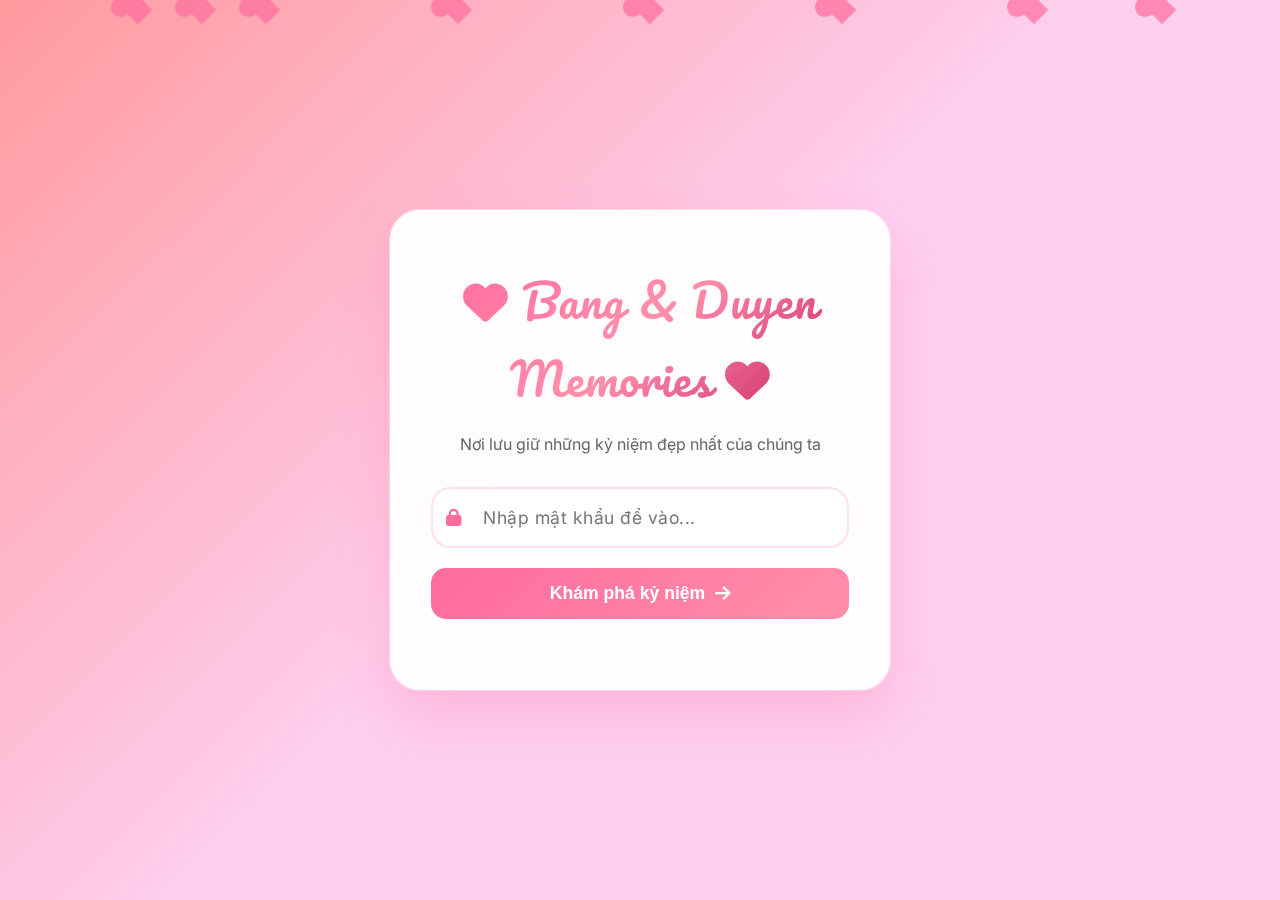
<file: index.html>
<!DOCTYPE html>
<html lang="vi">
<head>
    <meta charset="UTF-8">
    <meta name="viewport" content="width=device-width, initial-scale=1.0">
    <title>Bang & Duyen Memories ♥</title>
    <link rel="stylesheet" href="style_new.css">
    <link rel="preconnect" href="https://fonts.googleapis.com">
    <link rel="preconnect" href="https://fonts.gstatic.com" crossorigin>
    <link href="https://fonts.googleapis.com/css2?family=Pacifico&family=Inter:wght@300;400;500;600;700&family=Dancing+Script:wght@400;600;700&family=Poppins:wght@300;400;500;600&display=swap" rel="stylesheet">
    <link rel="stylesheet" href="https://cdnjs.cloudflare.com/ajax/libs/font-awesome/6.4.0/css/all.min.css">
</head>
<body class="login-page">
    <div class="background-animation">
        <div class="floating-hearts">
            <div class="heart"></div>
            <div class="heart"></div>
            <div class="heart"></div>
            <div class="heart"></div>
            <div class="heart"></div>
            <div class="heart"></div>
            <div class="heart"></div>
            <div class="heart"></div>
        </div>
    </div>

    <div class="login-container">
        <div class="login-card">
            <div class="login-header">                <h1 class="logo">
                    <i class="fas fa-heart"></i>
                    Bang & Duyen Memories
                    <i class="fas fa-heart"></i>
                </h1>
                <p class="subtitle">Nơi lưu giữ những kỷ niệm đẹp nhất của chúng ta</p>
            </div>
            
            <form class="login-form" id="loginForm">
                <div class="input-group">
                    <i class="fas fa-lock"></i>
                    <input type="password" id="password" placeholder="Nhập mật khẩu để vào..." required>
                </div>
                <button type="submit" class="login-btn">
                    <span>Khám phá kỷ niệm</span>
                    <i class="fas fa-arrow-right"></i>
                </button>
            </form>
              <div class="error-message" id="errorMessage">
                Mật khẩu không đúng! Hãy thử lại ♥
            </div>
        </div>
    </div>

    <script src="script.js"></script>
</body>
</html>
</file>
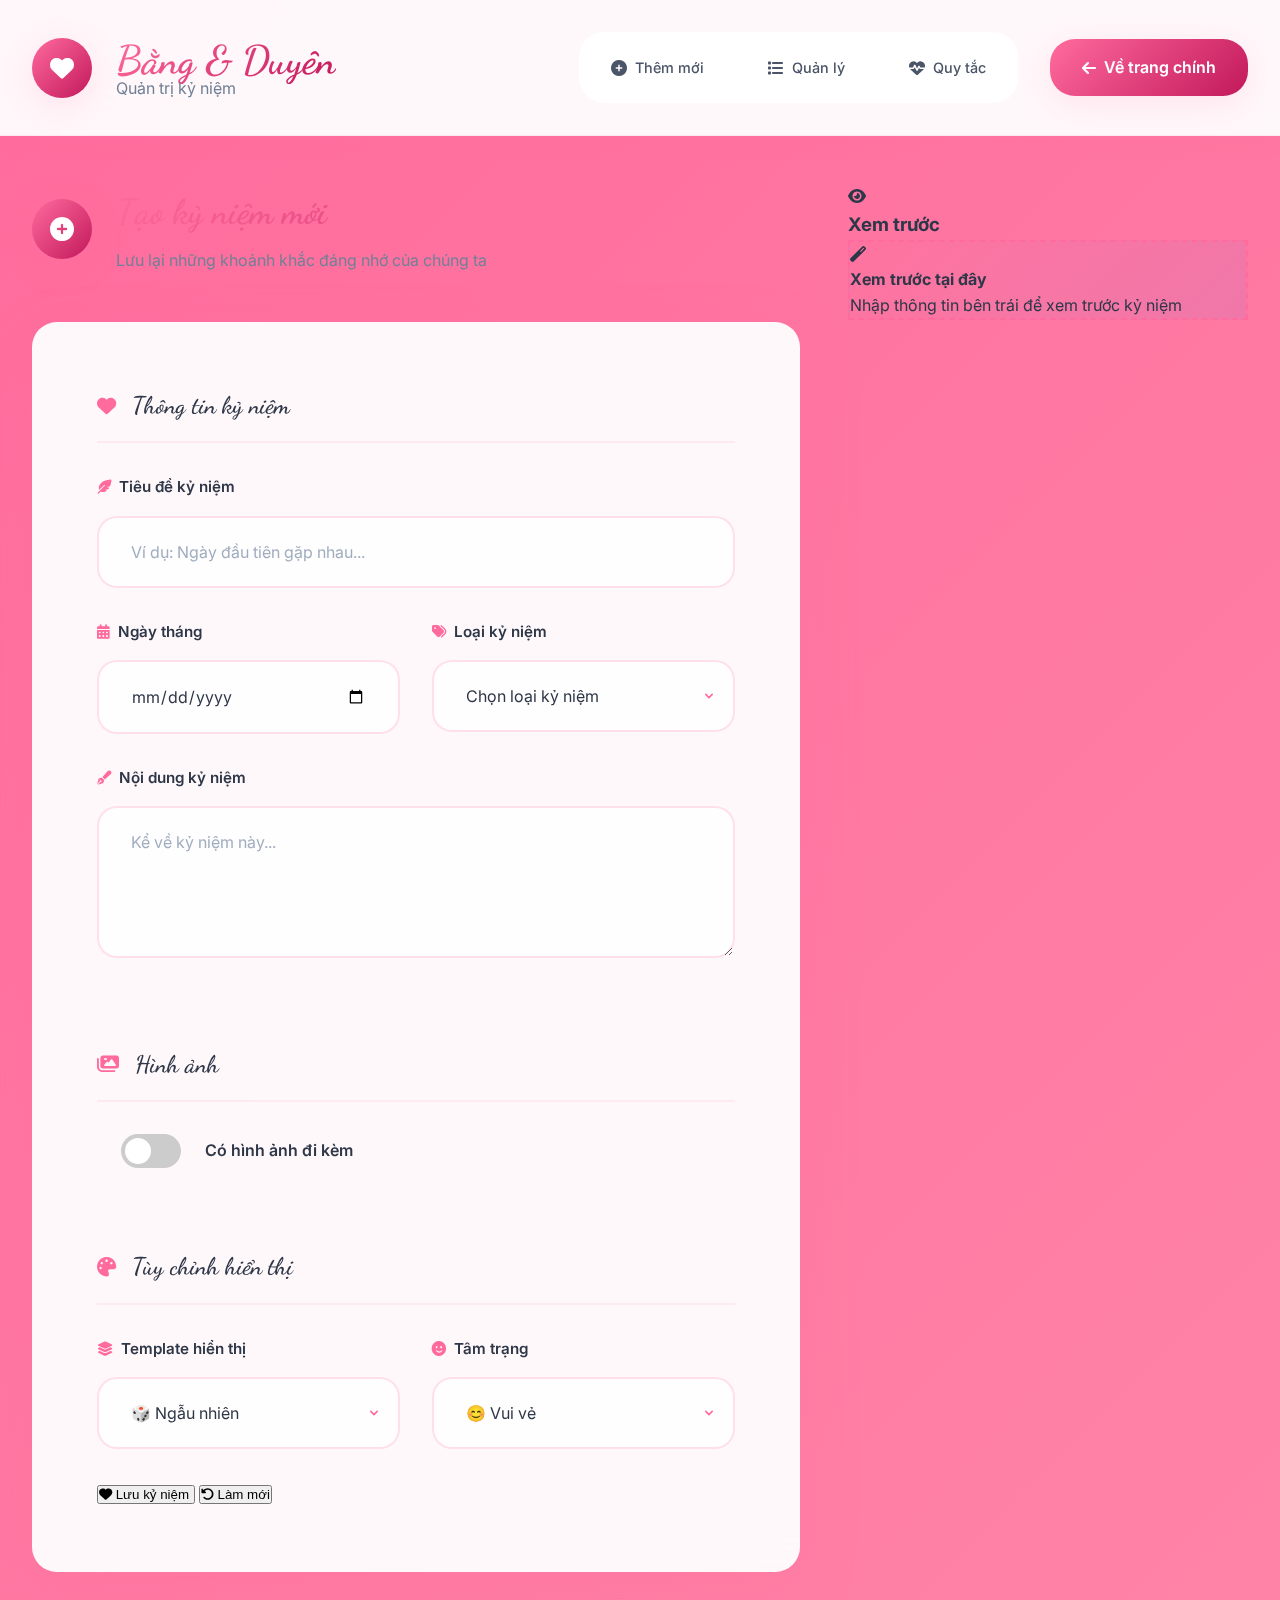
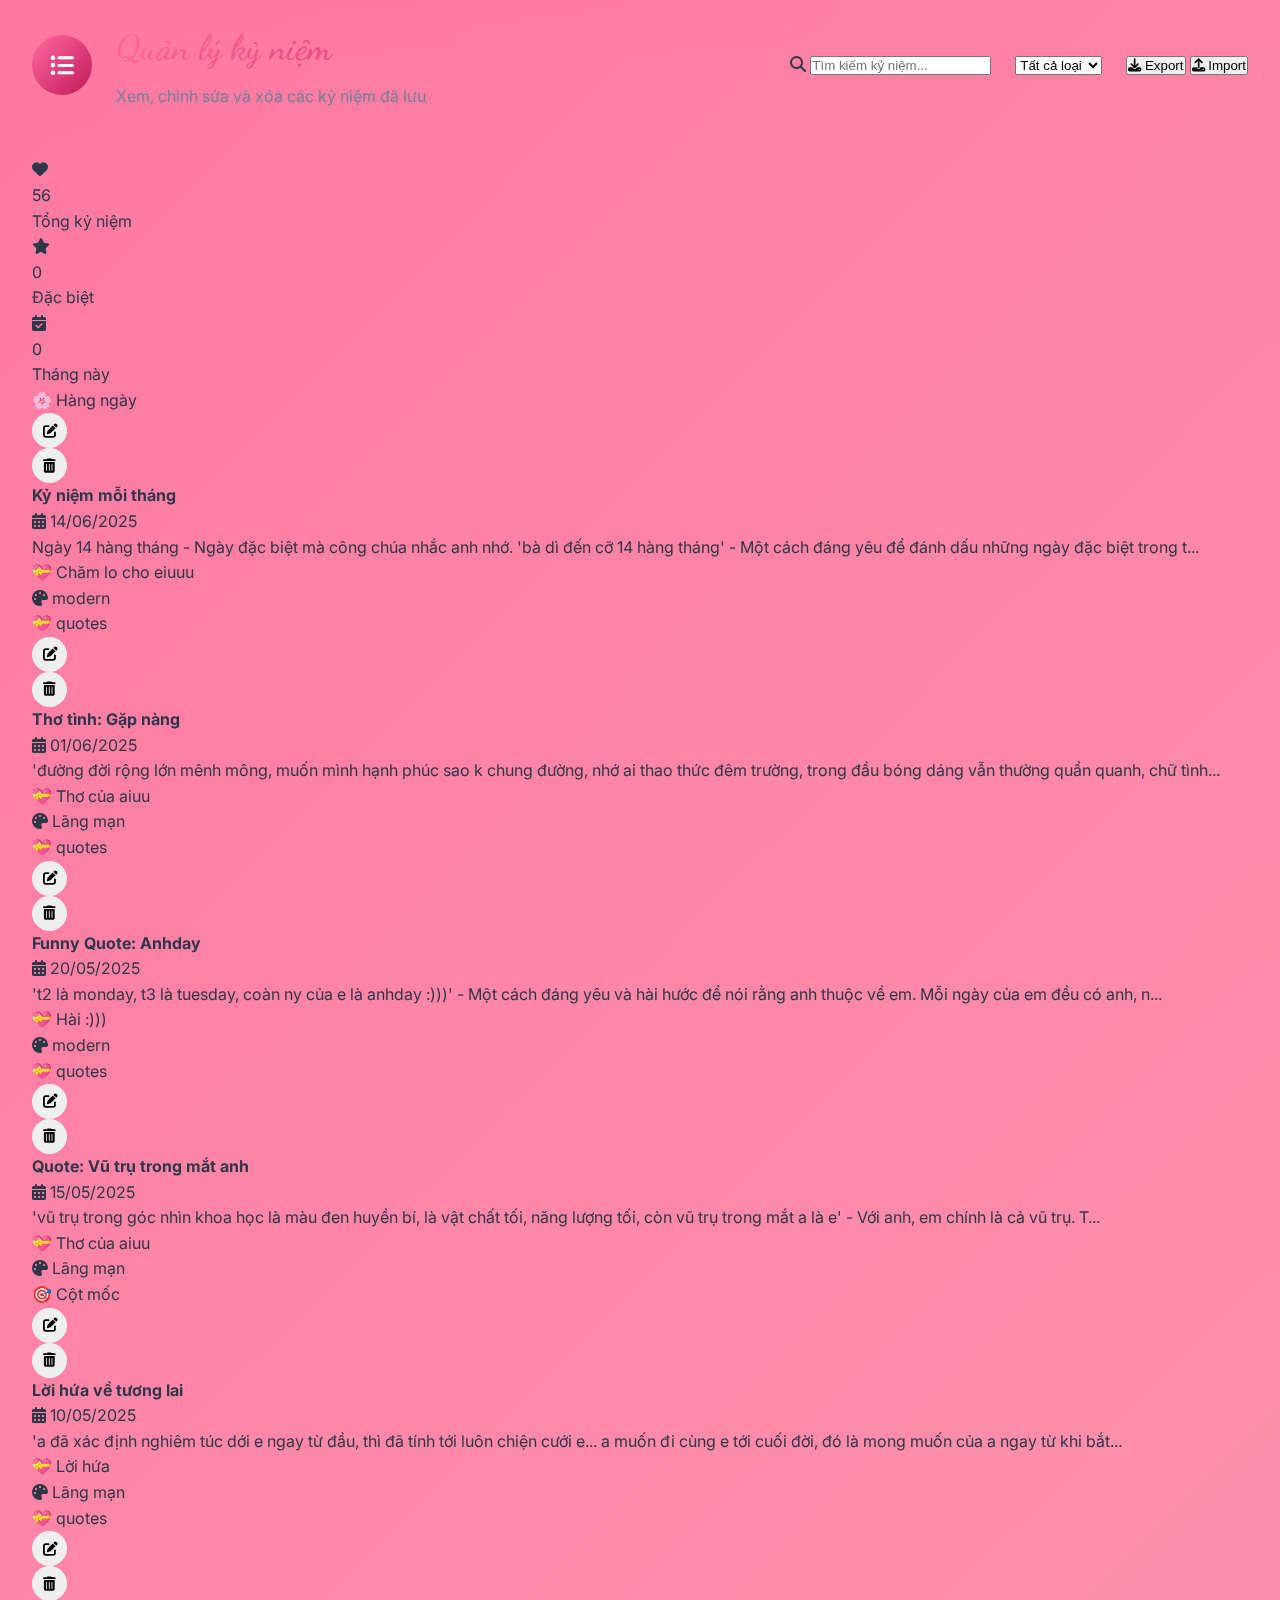
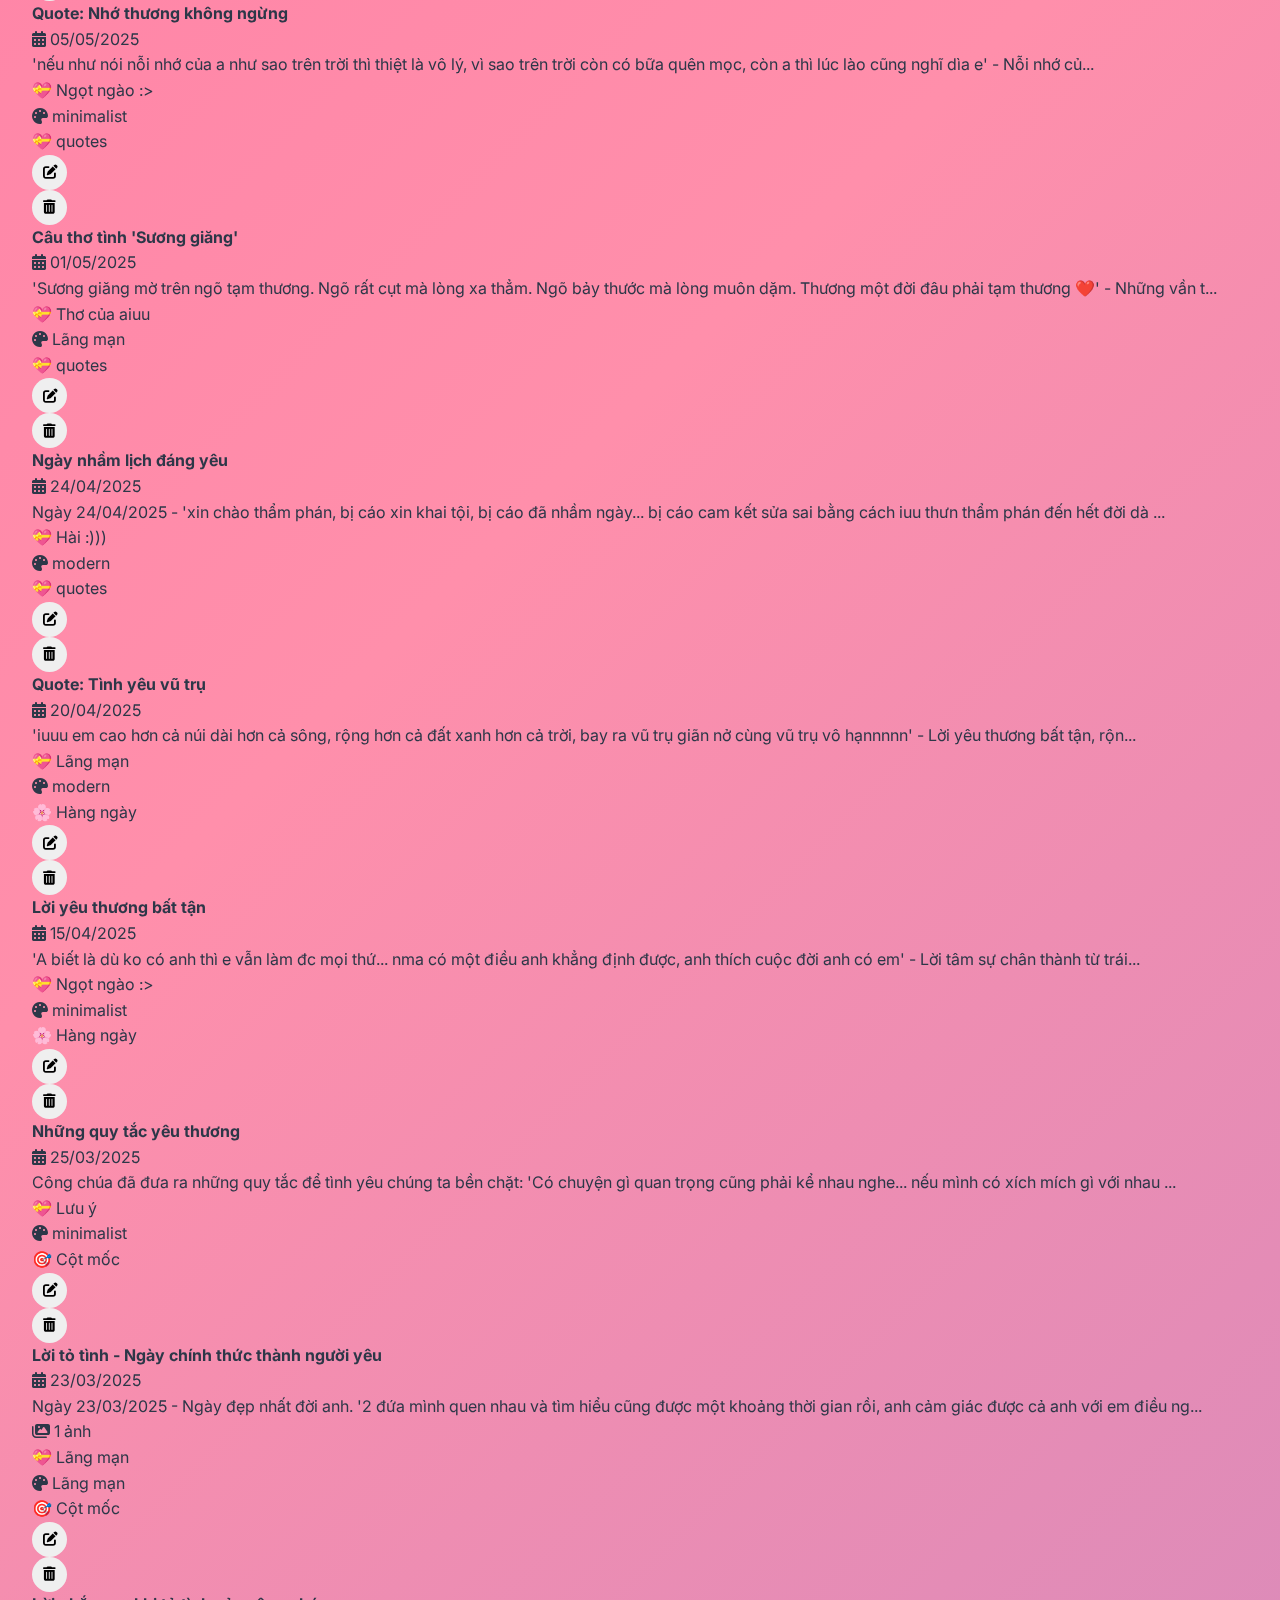
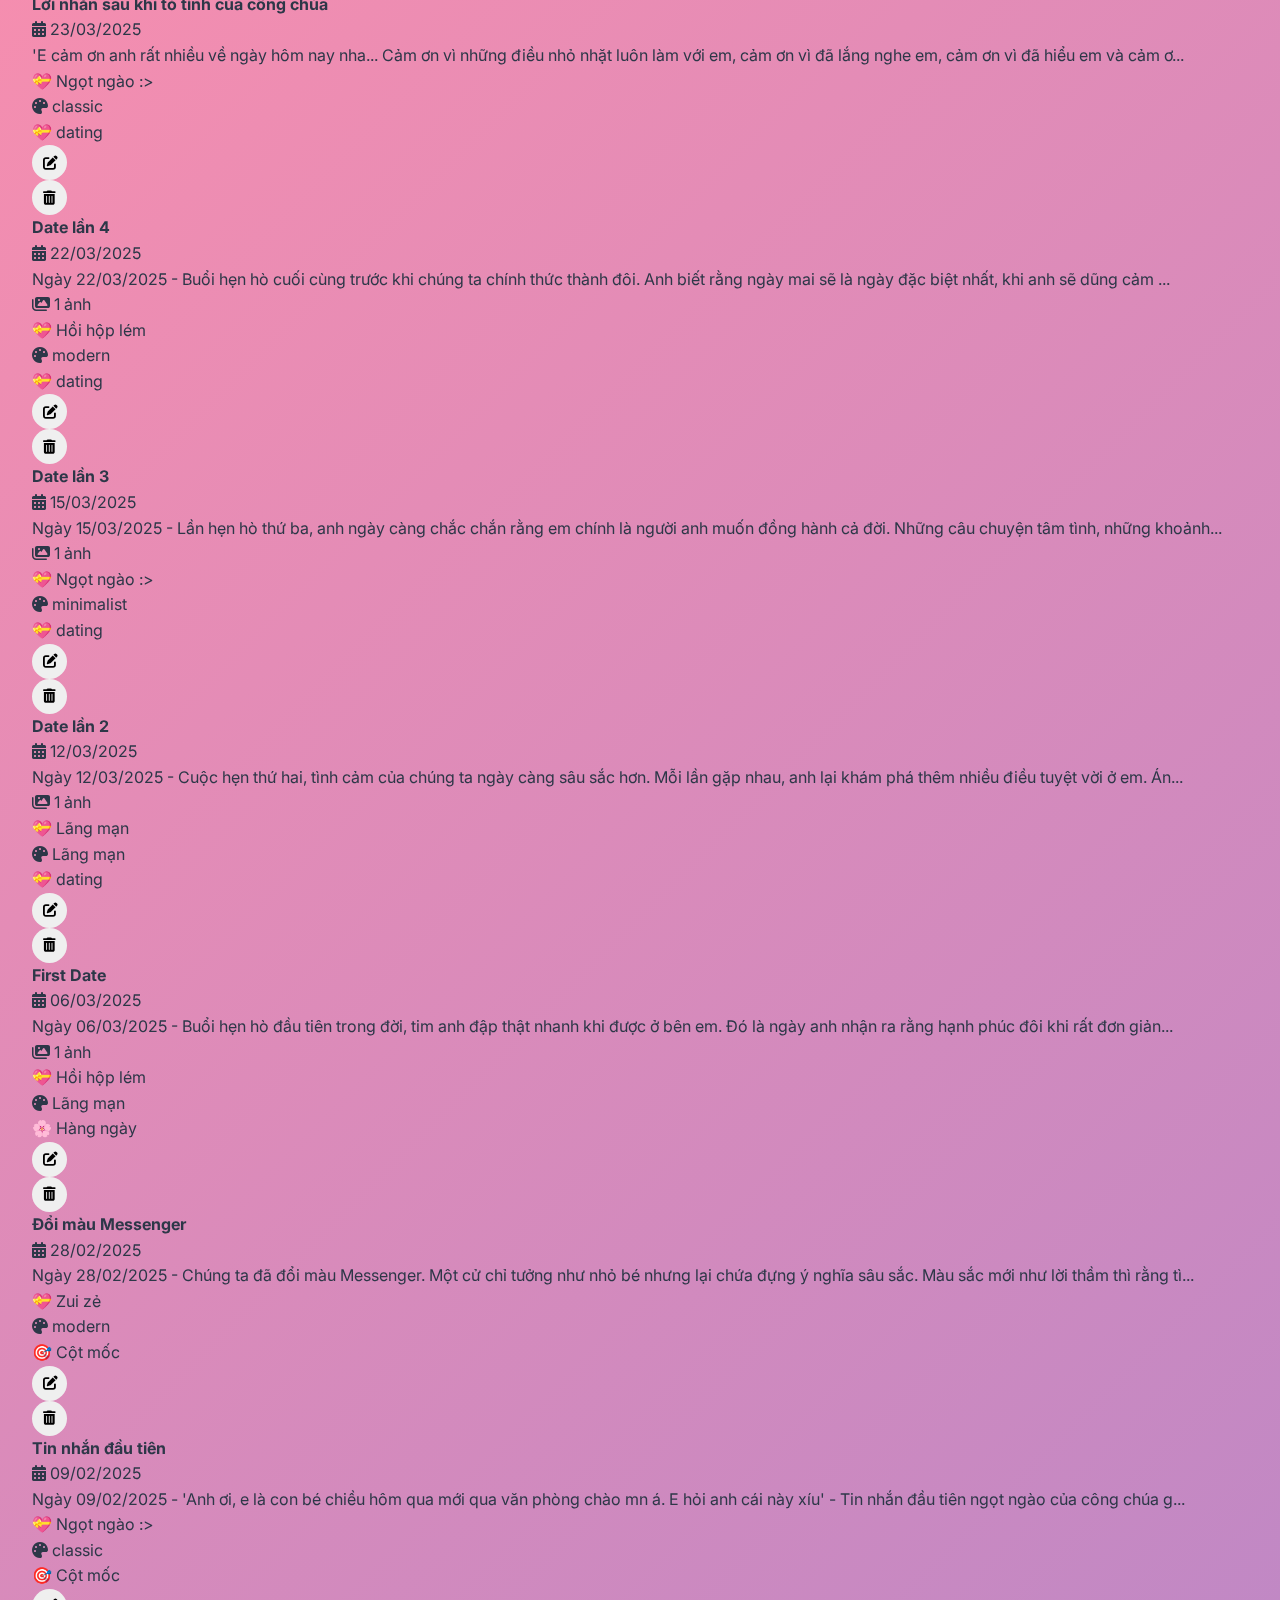
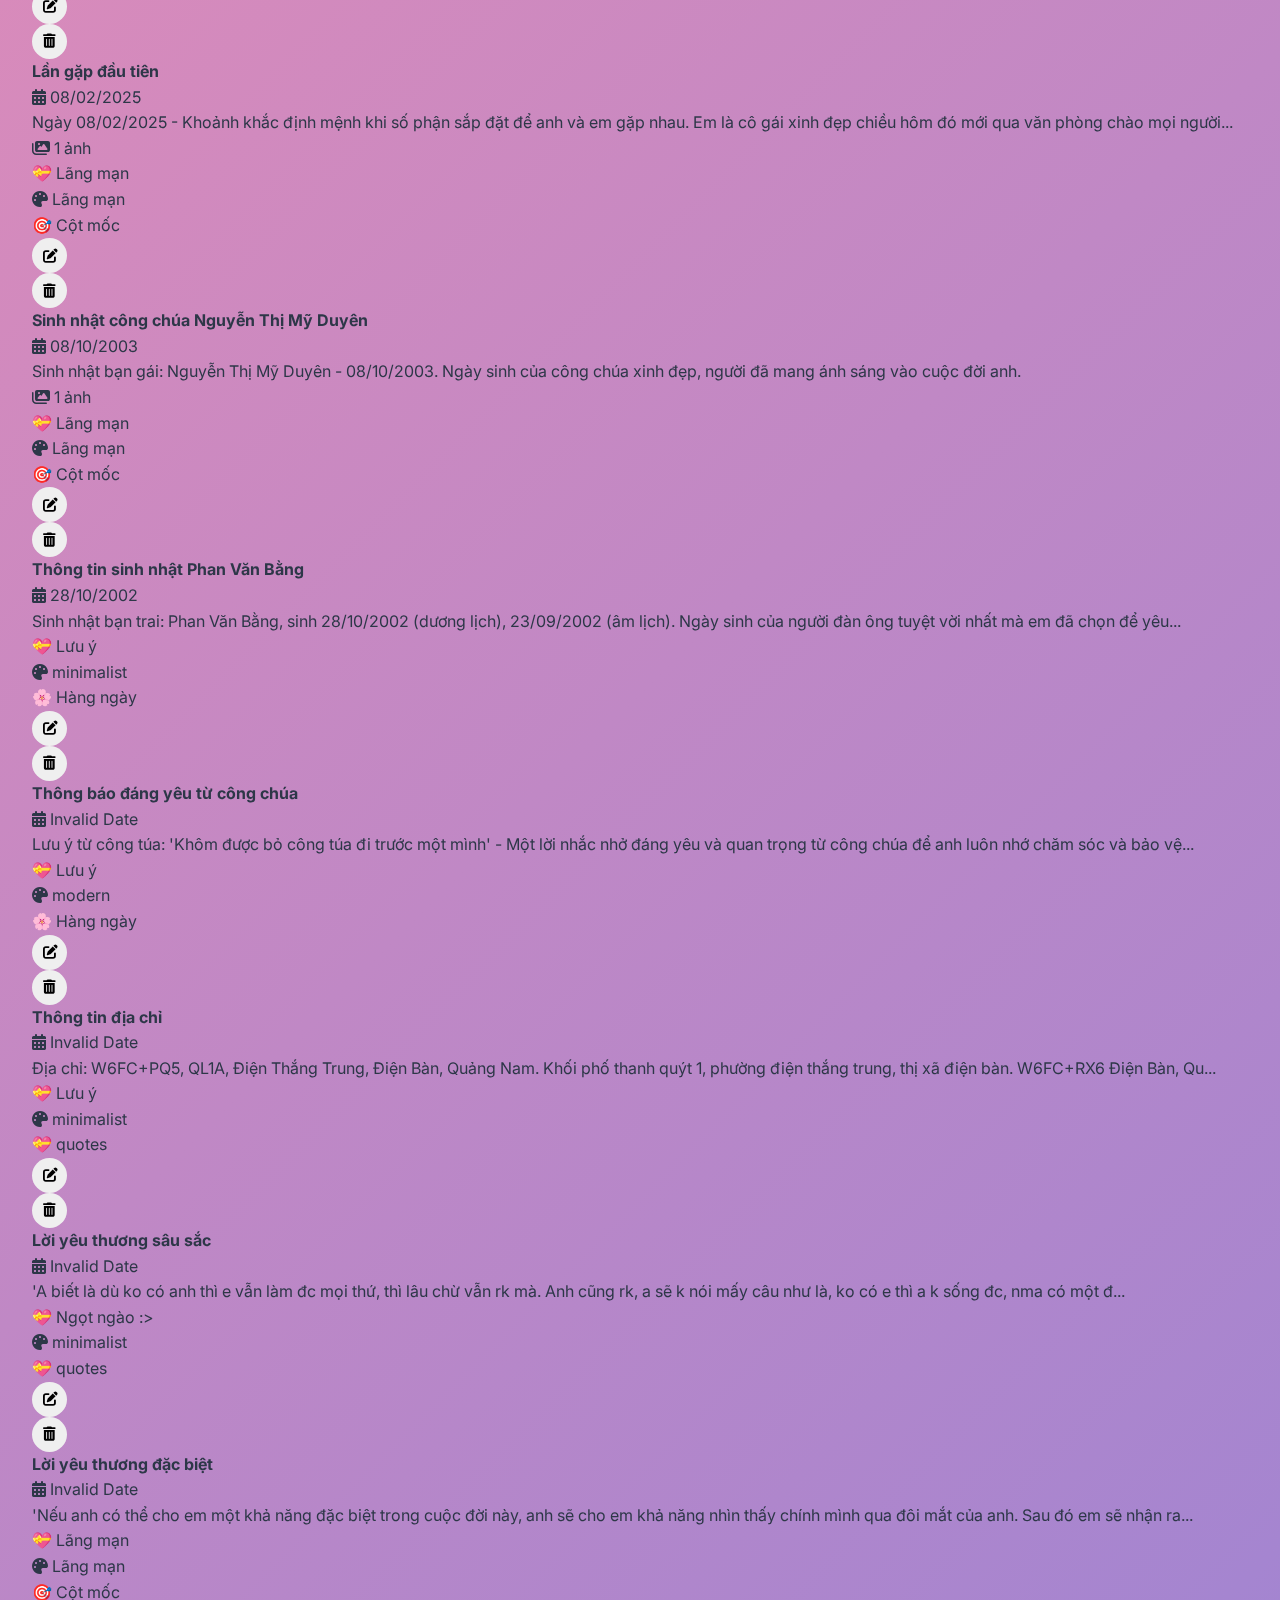
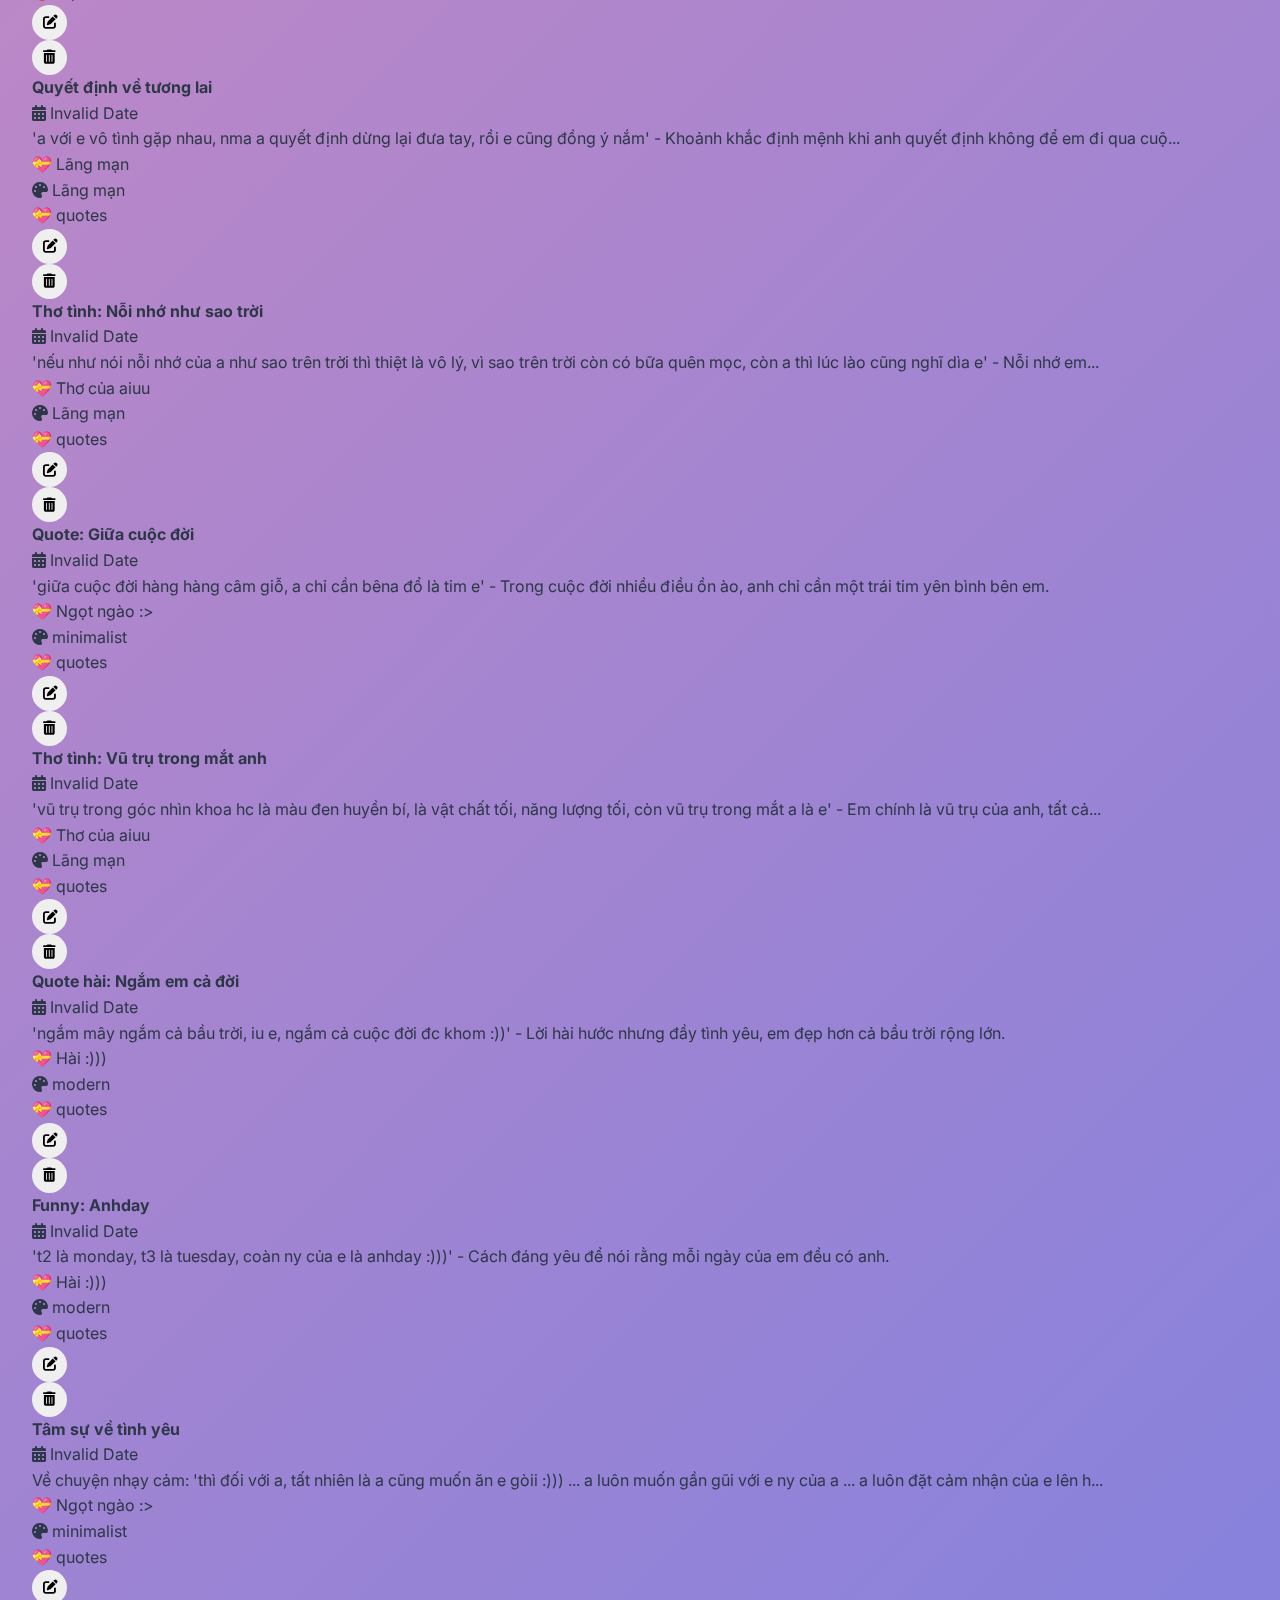
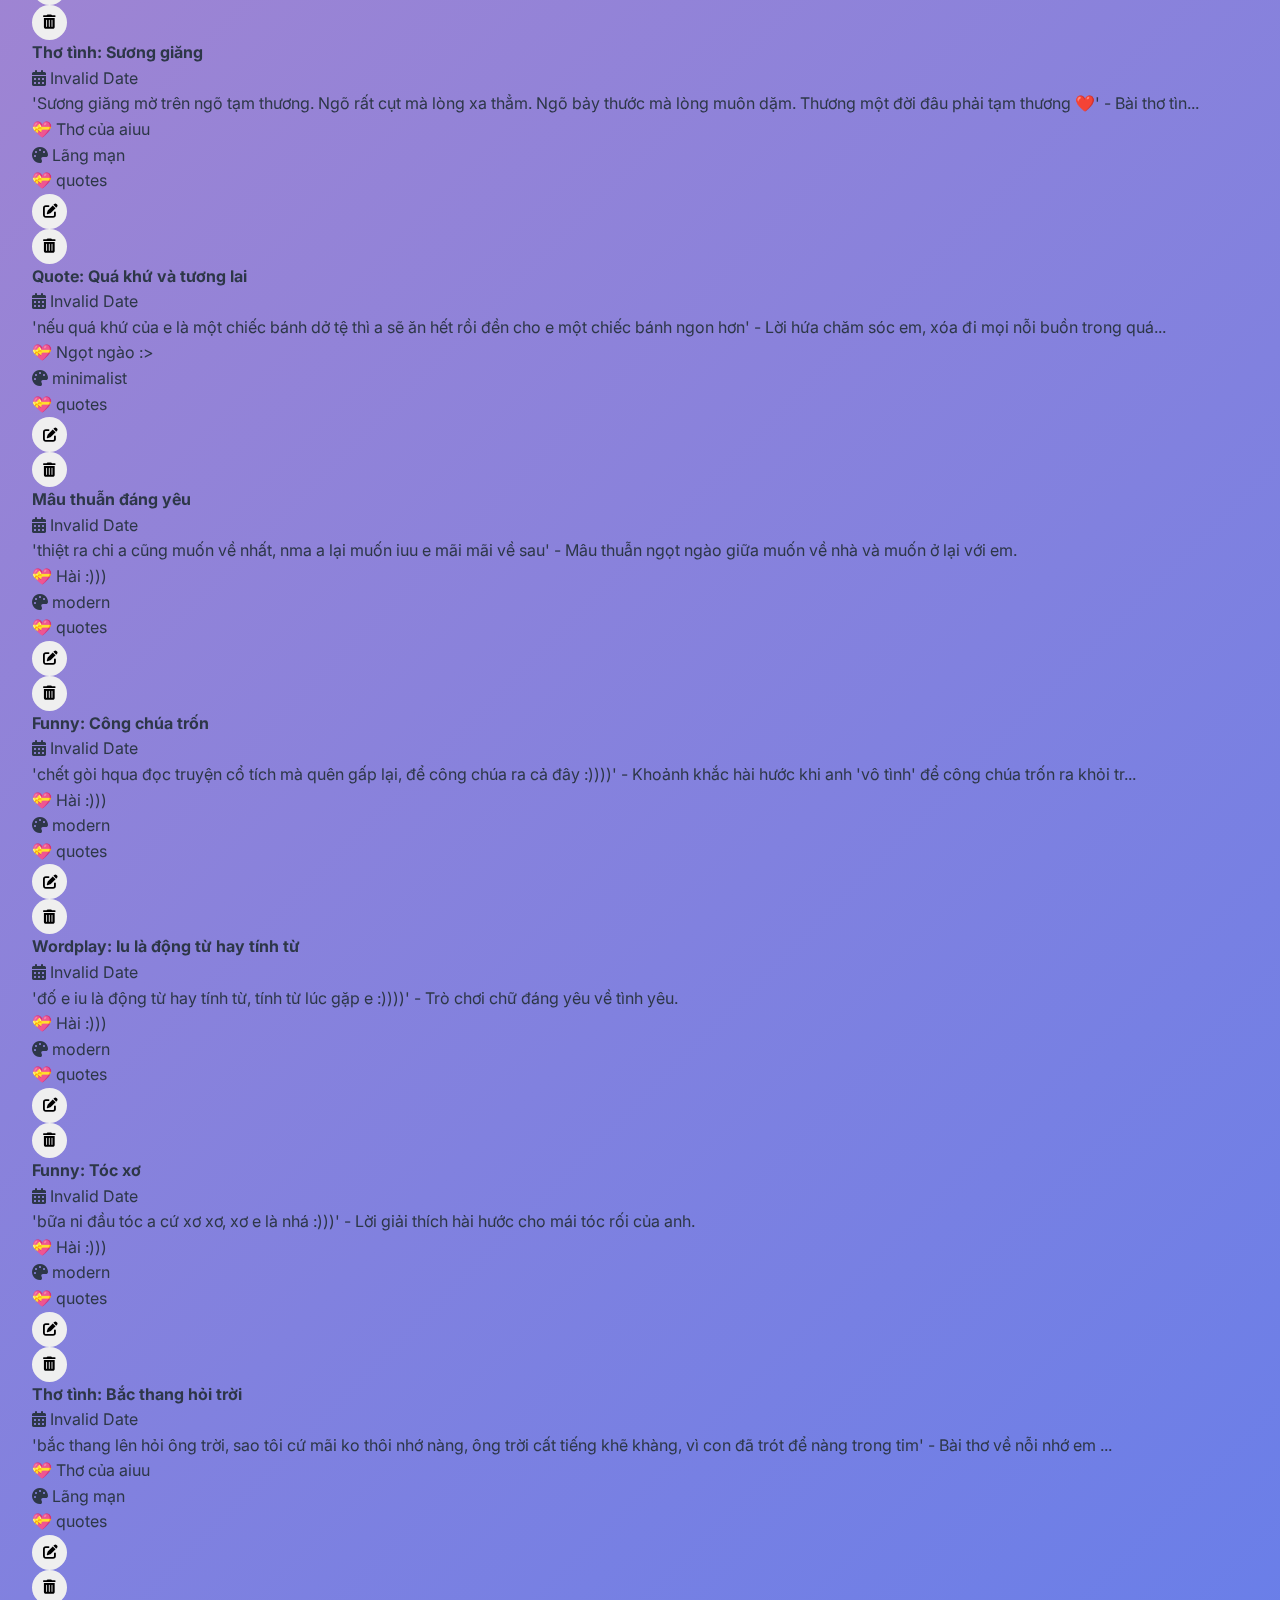
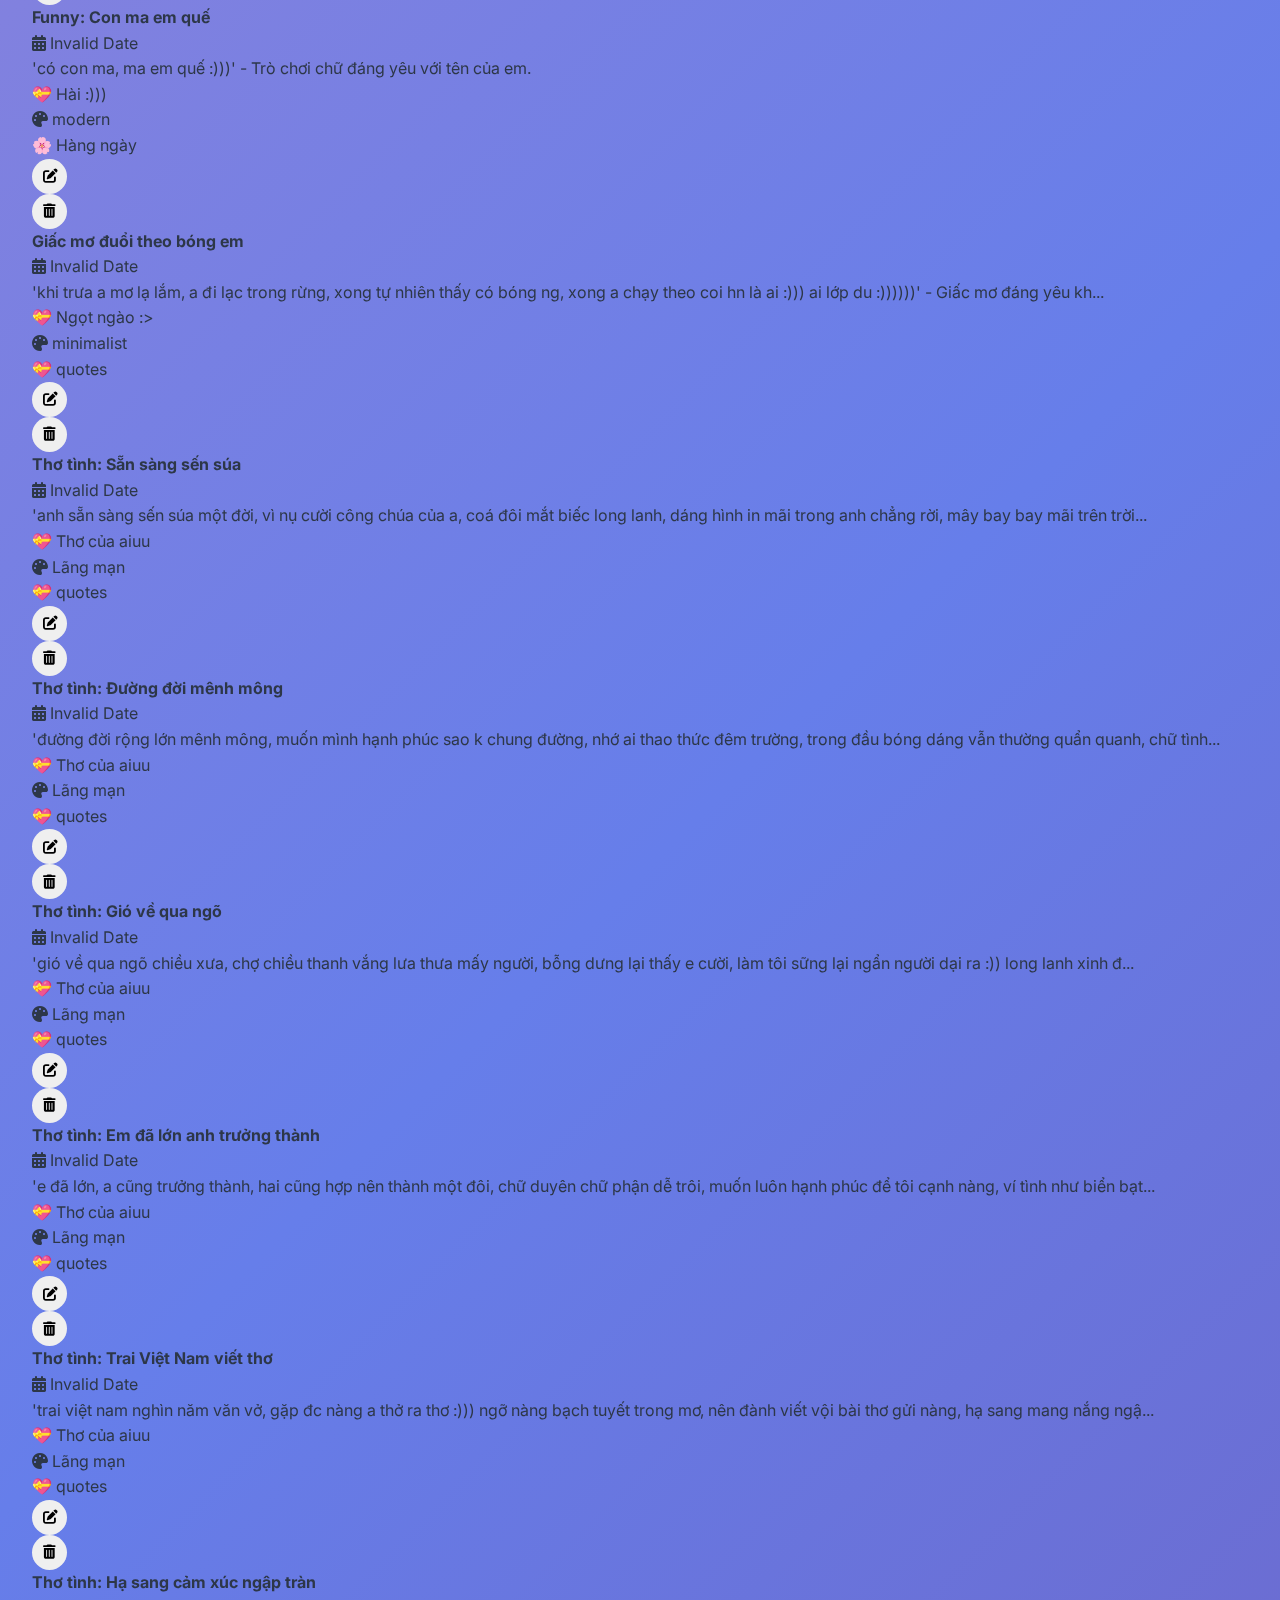
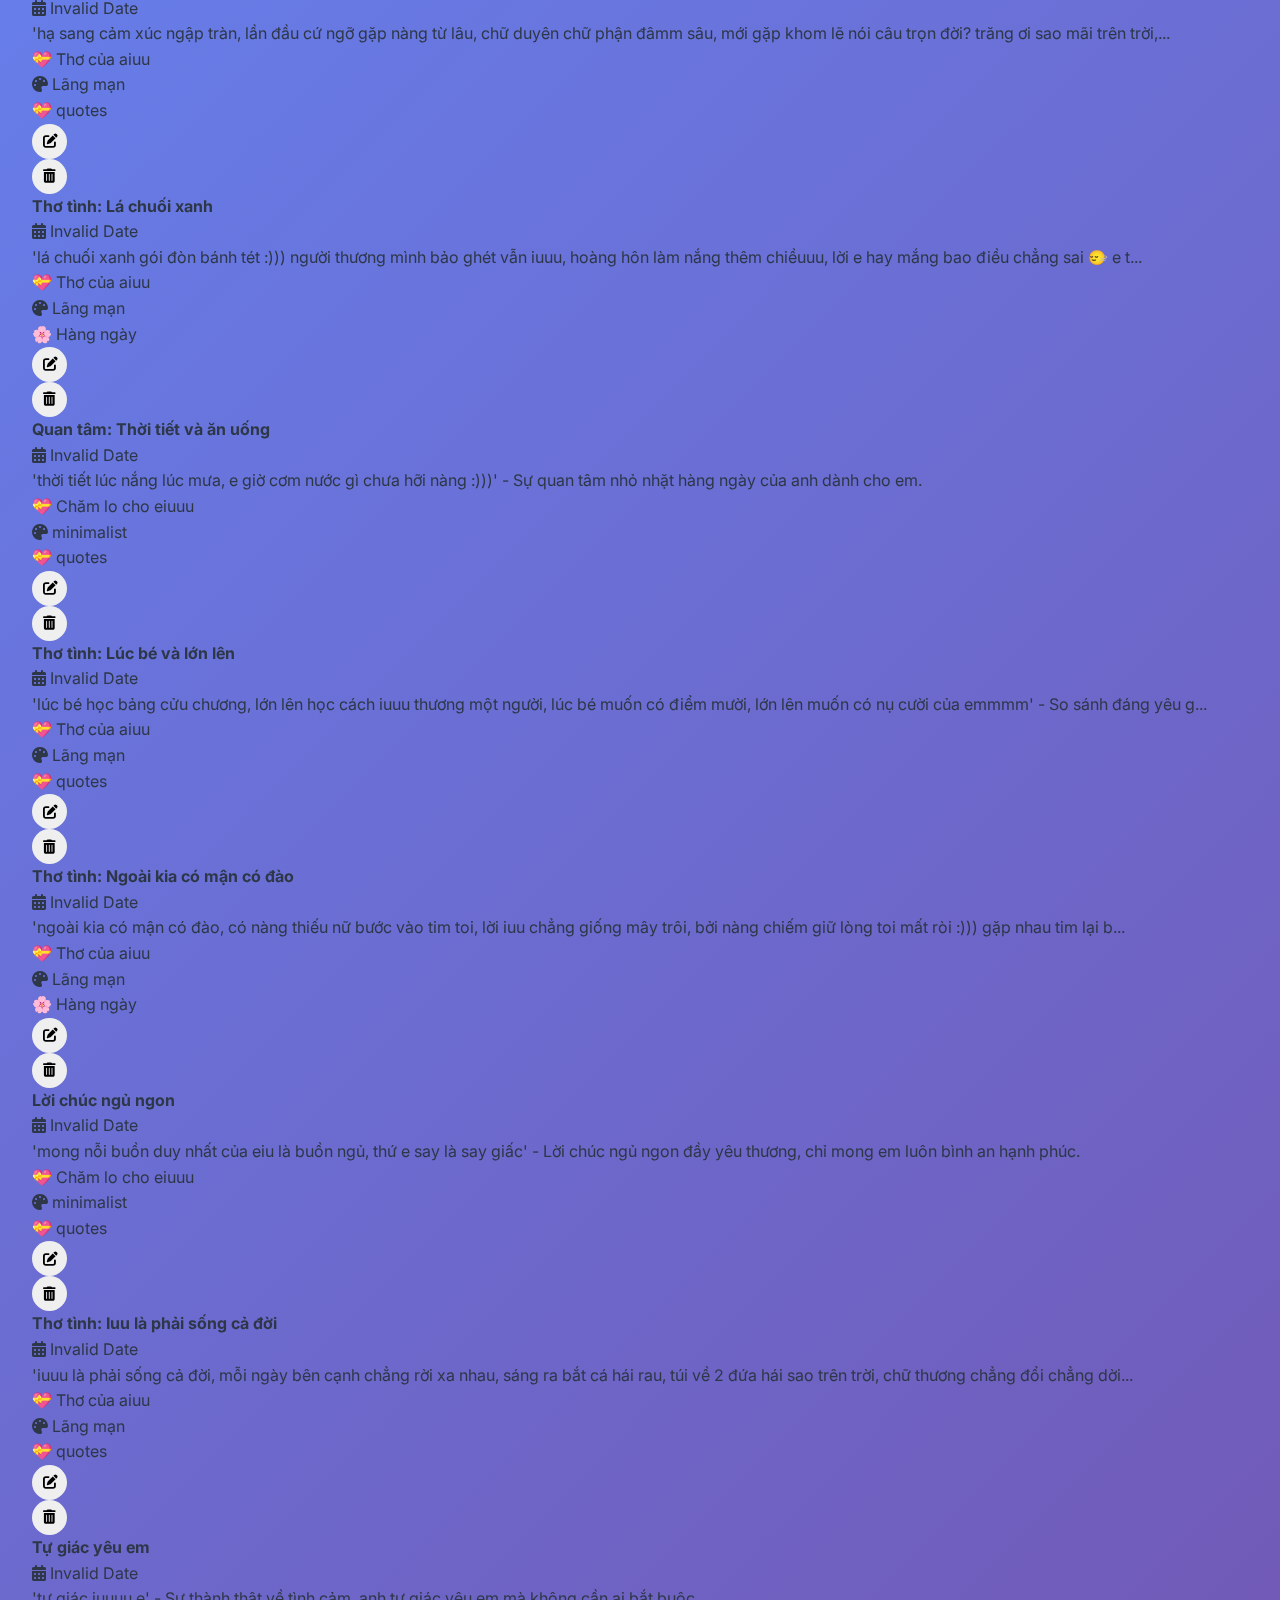
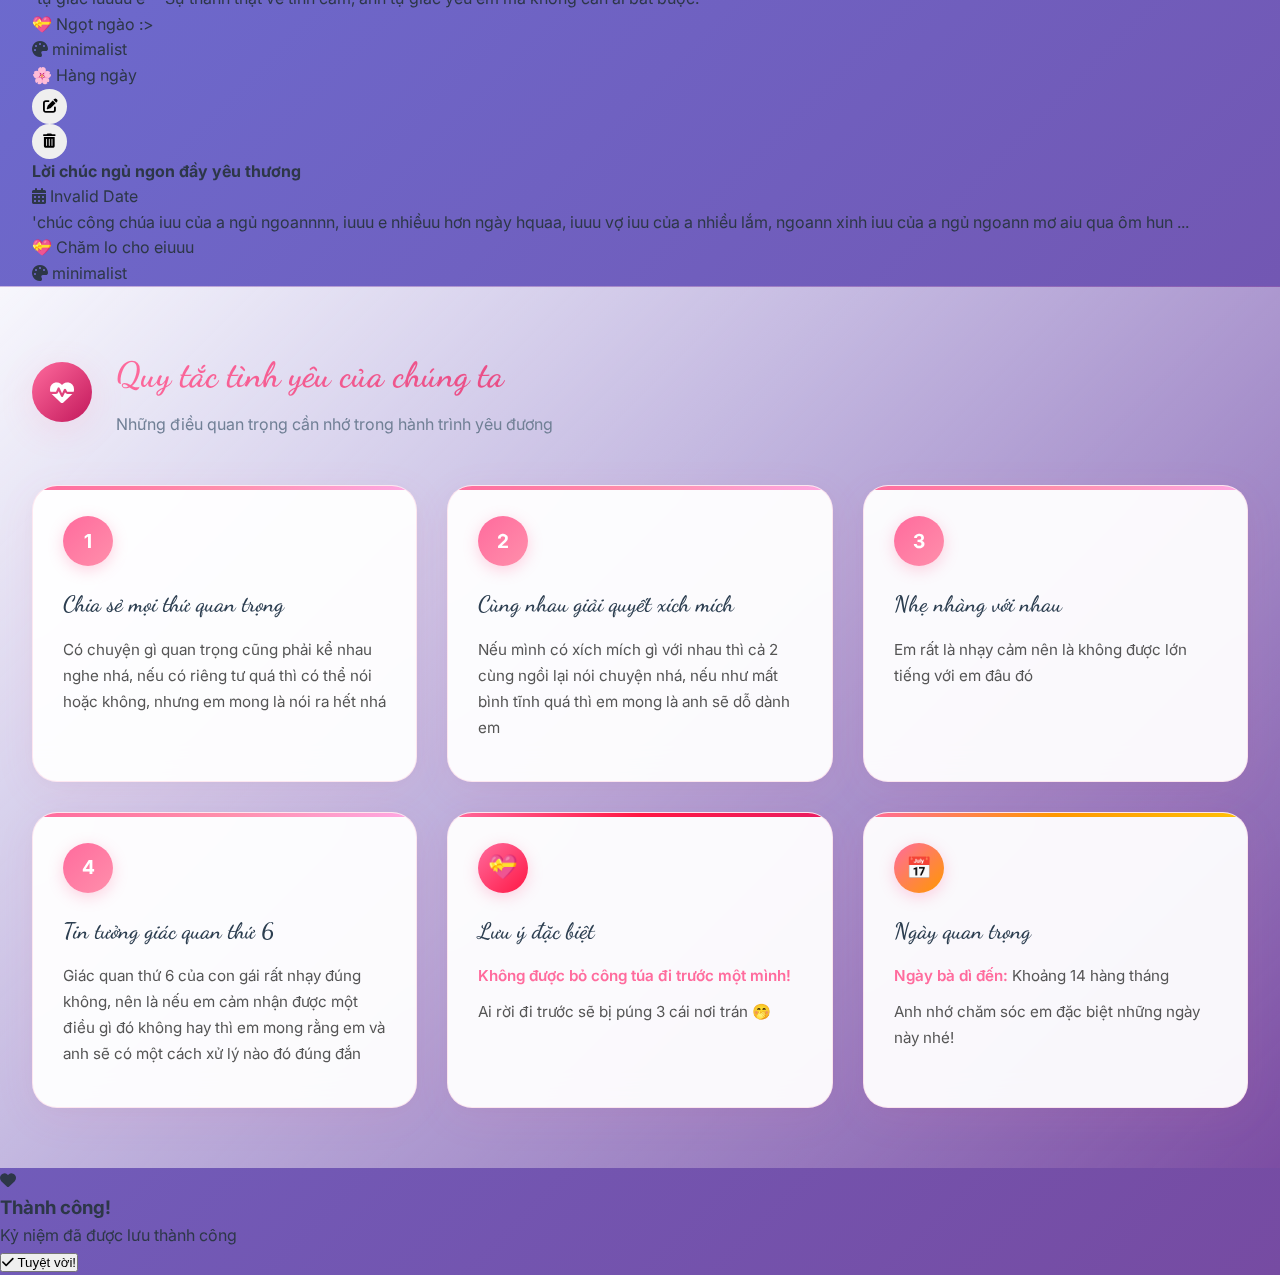
<file: admin.html>
<!DOCTYPE html>
<html lang="vi">

<head>
    <meta charset="UTF-8">
    <meta name="viewport" content="width=device-width, initial-scale=1.0">
    <title>Quản trị - Bang & Duyen Memories</title>
    <link rel="stylesheet" href="admin.css">
    <link rel="preconnect" href="https://fonts.googleapis.com">
    <link rel="preconnect" href="https://fonts.gstatic.com" crossorigin>
    <link
        href="https://fonts.googleapis.com/css2?family=Pacifico&family=Inter:wght@300;400;500;600;700&family=Dancing+Script:wght@400;600;700&family=Poppins:wght@300;400;500;600&display=swap"
        rel="stylesheet">
    <link rel="stylesheet" href="https://cdnjs.cloudflare.com/ajax/libs/font-awesome/6.4.0/css/all.min.css">
</head>

<body class="admin-page">
    <div class="background-animation">
        <div class="floating-hearts">
            <div class="heart"></div>
            <div class="heart"></div>
            <div class="heart"></div>
            <div class="heart"></div>
            <div class="heart"></div>
        </div>
    </div>
    <header class="admin-header">
        <div class="admin-container">
            <div class="header-content">
                <div class="header-brand">
                    <div class="brand-icon">
                        <i class="fas fa-heart"></i>
                    </div>
                    <div class="brand-text">
                        <h1 class="page-title">
                            <span class="gradient-text">Bằng & Duyên</span>
                            <span class="subtitle">Quản trị kỷ niệm</span>
                        </h1>
                    </div>
                </div>
                <div class="header-actions">
                    <nav class="quick-nav">
                        <a href="#form" class="nav-link">
                            <i class="fas fa-plus-circle"></i>
                            <span>Thêm mới</span>
                        </a>
                        <a href="#manage" class="nav-link">
                            <i class="fas fa-list"></i>
                            <span>Quản lý</span>
                        </a>
                        <a href="#rules" class="nav-link">
                            <i class="fas fa-heart-pulse"></i>
                            <span>Quy tắc</span>
                        </a>
                    </nav>
                    <a href="memories.html" class="back-btn">
                        <i class="fas fa-arrow-left"></i>
                        <span>Về trang chính</span>
                    </a>
                </div>
            </div>
        </div>
    </header>
    <main class="admin-container">
        <div class="admin-layout">
            <!-- Form Section -->
            <section class="admin-form-section" id="form">
                <div class="section-header">
                    <div class="section-icon">
                        <i class="fas fa-plus-circle"></i>
                    </div>
                    <div class="section-title-wrapper">
                        <h2 class="section-title">Tạo kỷ niệm mới</h2>
                        <p class="section-subtitle">Lưu lại những khoảnh khắc đáng nhớ của chúng ta</p>
                    </div>
                </div>

                <div class="form-container">
                    <form class="memory-form" id="memoryForm">
                        <div class="form-sections">
                            <div class="form-section memory-info">
                                <div class="section-header-small">
                                    <i class="fas fa-heart"></i>
                                    <h3>Thông tin kỷ niệm</h3>
                                </div>

                                <div class="form-group">
                                    <label for="title" class="form-label">
                                        <i class="fas fa-feather-alt"></i>
                                        Tiêu đề kỷ niệm
                                    </label>
                                    <input type="text" id="title" name="title" class="form-input"
                                        placeholder="Ví dụ: Ngày đầu tiên gặp nhau..." required>
                                </div>

                                <div class="form-row">
                                    <div class="form-group">
                                        <label for="date" class="form-label">
                                            <i class="fas fa-calendar-alt"></i>
                                            Ngày tháng
                                        </label>
                                        <input type="date" id="date" name="date" class="form-input" required>
                                    </div>

                                    <div class="form-group">
                                        <label for="category" class="form-label">
                                            <i class="fas fa-tags"></i>
                                            Loại kỷ niệm
                                        </label>
                                        <select id="category" name="category" class="form-input form-select" required>
                                            <option value="">Chọn loại kỷ niệm</option>
                                            <option value="special">✨ Đặc biệt</option>
                                            <option value="daily">🌸 Hàng ngày</option>
                                            <option value="anniversary">💕 Kỷ niệm</option>
                                            <option value="trip">🎒 Du lịch</option>
                                            <option value="milestone">🎯 Cột mốc</option>
                                        </select>
                                    </div>
                                </div>

                                <div class="form-group">
                                    <label for="content" class="form-label">
                                        <i class="fas fa-pen-fancy"></i>
                                        Nội dung kỷ niệm
                                    </label>
                                    <textarea id="content" name="content" rows="5" class="form-input form-textarea"
                                        placeholder="Kể về kỷ niệm này..." required></textarea>
                                </div>
                            </div>

                            <div class="form-section image-section">
                                <div class="section-header-small">
                                    <i class="fas fa-images"></i>
                                    <h3>Hình ảnh</h3>
                                </div>

                                <div class="toggle-group">
                                    <label class="toggle-switch">
                                        <input type="checkbox" id="showImages" name="showImages">
                                        <span class="toggle-slider"></span>
                                        <span class="toggle-label">Có hình ảnh đi kèm</span>
                                    </label>
                                </div>

                                <div class="image-upload-section" id="imageUploadSection" style="display: none;">
                                    <div class="upload-area" id="uploadArea">
                                        <input type="file" id="images" name="images" multiple accept="image/*" hidden>
                                        <div class="upload-content">
                                            <div class="upload-icon">
                                                <i class="fas fa-cloud-upload-alt"></i>
                                            </div>
                                            <h4>Kéo thả hoặc click để chọn ảnh</h4>
                                            <p>Hỗ trợ nhiều ảnh cùng lúc (JPG, PNG, GIF)</p>
                                        </div>
                                    </div>

                                    <div class="image-preview" id="imagePreview">
                                        <!-- Preview images will be shown here -->
                                    </div>
                                </div>
                            </div>

                            <div class="form-section customize-section">
                                <div class="section-header-small">
                                    <i class="fas fa-palette"></i>
                                    <h3>Tùy chỉnh hiển thị</h3>
                                </div>

                                <div class="form-row">
                                    <div class="form-group">
                                        <label for="template" class="form-label">
                                            <i class="fas fa-layer-group"></i>
                                            Template hiển thị
                                        </label>
                                        <select id="template" name="template" class="form-input form-select">
                                            <option value="random">🎲 Ngẫu nhiên</option>
                                            <option value="classic">📜 Cổ điển</option>
                                            <option value="modern">🌟 Hiện đại</option>
                                            <option value="romantic">💖 Lãng mạn</option>
                                            <option value="minimalist">⚪ Tối giản</option>
                                        </select>
                                    </div>

                                    <div class="form-group">
                                        <label for="mood" class="form-label">
                                            <i class="fas fa-smile"></i>
                                            Tâm trạng
                                        </label>
                                        <select id="mood" name="mood" class="form-input form-select">
                                            <option value="happy">😊 Vui vẻ</option>
                                            <option value="romantic">💕 Lãng mạn</option>
                                            <option value="nostalgic">🌅 Hoài niệm</option>
                                            <option value="sweet">🍯 Ngọt ngào</option>
                                            <option value="excited">🎉 Phấn khích</option>
                                            <option value="peaceful">🕊️ Yên bình</option>
                                        </select>
                                    </div>
                                </div>
                            </div>
                        </div>

                        <div class="form-actions">
                            <button type="submit" class="submit-btn">
                                <i class="fas fa-heart"></i>
                                <span>Lưu kỷ niệm</span>
                                <i class="fas fa-sparkles"></i>
                            </button>
                            <button type="reset" class="reset-btn">
                                <i class="fas fa-undo-alt"></i>
                                <span>Làm mới</span>
                            </button>
                        </div>
                    </form>
                </div>
            </section>

            <!-- Preview Section -->
            <section class="admin-preview-section">
                <div class="preview-header">
                    <div class="preview-icon">
                        <i class="fas fa-eye"></i>
                    </div>
                    <h3>Xem trước</h3>
                </div>
                <div class="preview-container" id="previewContainer">
                    <div class="memory-card preview-card">
                        <div class="preview-placeholder">
                            <i class="fas fa-magic"></i>
                            <h4>Xem trước tại đây</h4>
                            <p>Nhập thông tin bên trái để xem trước kỷ niệm</p>
                        </div>
                    </div>
                </div>
            </section>
        </div>
    </main>
    <section class="admin-memories-section" id="manage">
        <div class="admin-container">
            <div class="section-header">
                <div class="section-icon">
                    <i class="fas fa-list-ul"></i>
                </div>
                <div class="section-title-wrapper">
                    <h2 class="section-title">Quản lý kỷ niệm</h2>
                    <p class="section-subtitle">Xem, chỉnh sửa và xóa các kỷ niệm đã lưu</p>
                </div>
                <div class="section-actions">
                    <div class="search-box">
                        <i class="fas fa-search"></i>
                        <input type="text" placeholder="Tìm kiếm kỷ niệm..." id="searchMemories">
                    </div>
                    <div class="filter-dropdown">
                        <select id="filterCategory">
                            <option value="">Tất cả loại</option>
                            <option value="special">Đặc biệt</option>
                            <option value="daily">Hàng ngày</option>
                            <option value="anniversary">Kỷ niệm</option>
                            <option value="trip">Du lịch</option>
                        </select>
                    </div>
                    <div class="data-actions">
                        <button class="action-btn-secondary" onclick="exportBackup()" title="Xuất dữ liệu">
                            <i class="fas fa-download"></i>
                            Export
                        </button>
                        <button class="action-btn-secondary" onclick="importMemories()" title="Nhập dữ liệu">
                            <i class="fas fa-upload"></i>
                            Import
                        </button>
                    </div>
                </div>
            </div>

            <div class="memories-stats">
                <div class="stat-card">
                    <div class="stat-icon">
                        <i class="fas fa-heart"></i>
                    </div>
                    <div class="stat-info">
                        <div class="stat-number" id="totalMemories">0</div>
                        <div class="stat-label">Tổng kỷ niệm</div>
                    </div>
                </div>
                <div class="stat-card">
                    <div class="stat-icon">
                        <i class="fas fa-star"></i>
                    </div>
                    <div class="stat-info">
                        <div class="stat-number" id="specialMemories">0</div>
                        <div class="stat-label">Đặc biệt</div>
                    </div>
                </div>
                <div class="stat-card">
                    <div class="stat-icon">
                        <i class="fas fa-calendar-check"></i>
                    </div>
                    <div class="stat-info">
                        <div class="stat-number" id="thisMonth">0</div>
                        <div class="stat-label">Tháng này</div>
                    </div>
                </div>
            </div>

            <div class="admin-memories-grid" id="adminMemoriesContainer">
                <div class="loading-spinner" id="loadingSpinner">
                    <div class="spinner"></div>
                    <p>Đang tải kỷ niệm...</p>
                </div>
            </div>
        </div>
    </section>
    <section class="love-rules-section" id="rules">
        <div class="admin-container">
            <div class="section-header">
                <div class="section-icon">
                    <i class="fas fa-heart-pulse"></i>
                </div>
                <div class="section-title-wrapper">
                    <h2 class="section-title">Quy tắc tình yêu của chúng ta</h2>
                    <p class="section-subtitle">Những điều quan trọng cần nhớ trong hành trình yêu đương</p>
                </div>
            </div>

            <div class="rules-grid">
                <div class="rule-card">
                    <div class="rule-number">1</div>
                    <div class="rule-content">
                        <h3>Chia sẻ mọi thứ quan trọng</h3>
                        <p>Có chuyện gì quan trọng cũng phải kể nhau nghe nhá, nếu có riêng tư quá thì có thể nói hoặc
                            không, nhưng em mong là nói ra hết nhá</p>
                    </div>
                </div>
                <div class="rule-card">
                    <div class="rule-number">2</div>
                    <div class="rule-content">
                        <h3>Cùng nhau giải quyết xích mích</h3>
                        <p>Nếu mình có xích mích gì với nhau thì cả 2 cùng ngồi lại nói chuyện nhá, nếu như mất bình
                            tĩnh quá thì em mong là anh sẽ dỗ dành em</p>
                    </div>
                </div>
                <div class="rule-card">
                    <div class="rule-number">3</div>
                    <div class="rule-content">
                        <h3>Nhẹ nhàng với nhau</h3>
                        <p>Em rất là nhạy cảm nên là không được lớn tiếng với em đâu đó</p>
                    </div>
                </div>
                <div class="rule-card">
                    <div class="rule-number">4</div>
                    <div class="rule-content">
                        <h3>Tin tưởng giác quan thứ 6</h3>
                        <p>Giác quan thứ 6 của con gái rất nhạy đúng không, nên là nếu em cảm nhận được một điều gì đó
                            không hay thì em mong rằng em và anh sẽ có một cách xử lý nào đó đúng đắn</p>
                    </div>
                </div>
                <div class="rule-card special">
                    <div class="rule-number">💝</div>
                    <div class="rule-content">
                        <h3>Lưu ý đặc biệt</h3>
                        <p><strong>Không được bỏ công túa đi trước một mình!</strong></p>
                        <p>Ai rời đi trước sẽ bị púng 3 cái nơi trán 🤭</p>
                    </div>
                </div>
                <div class="rule-card important">
                    <div class="rule-number">📅</div>
                    <div class="rule-content">
                        <h3>Ngày quan trọng</h3>
                        <p><strong>Ngày bà dì đến:</strong> Khoảng 14 hàng tháng</p>
                        <p>Anh nhớ chăm sóc em đặc biệt những ngày này nhé!</p>
                    </div>
                </div>
            </div>
        </div>
    </section>

    <div class="success-modal" id="successModal">
        <div class="modal-overlay"></div>
        <div class="modal-content">
            <div class="success-content">
                <i class="fas fa-heart success-icon"></i>
                <h3>Thành công!</h3>
                <p>Kỷ niệm đã được lưu thành công</p>
                <button onclick="closeSuccessModal()" class="ok-btn">
                    <i class="fas fa-check"></i>
                    Tuyệt vời!
                </button>
            </div>
        </div>
    </div>

    <script src="admin.js"></script>
</body>

</html>
</file>
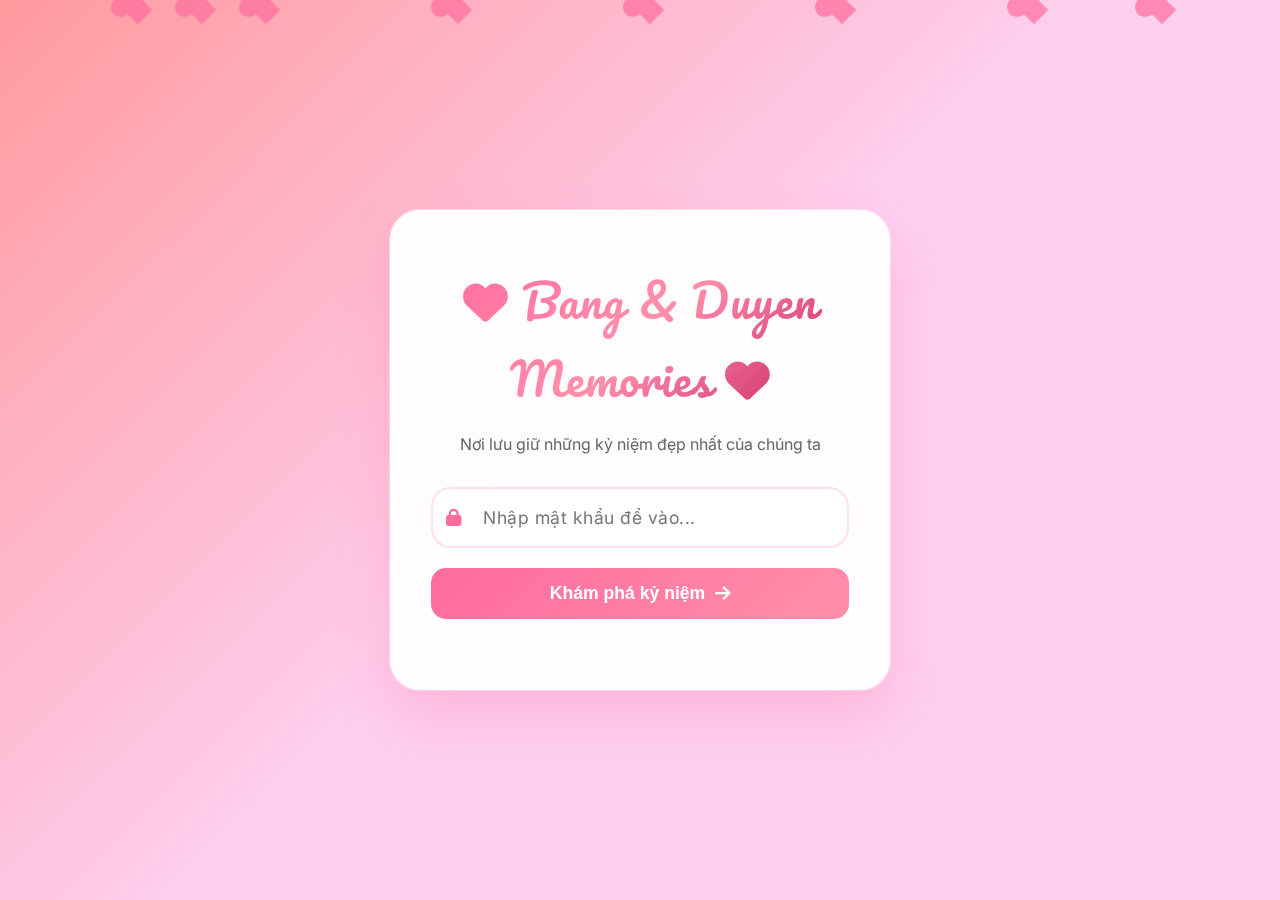
<file: countdown.html>
<!DOCTYPE html>
<html lang="vi">
<head>
    <meta charset="UTF-8">
    <meta name="viewport" content="width=device-width, initial-scale=1.0">
    <title>Đồng Hồ Tình Yêu - Bang & Duyen Memories</title>
    <link rel="stylesheet" href="style.css">
    <link rel="stylesheet" href="https://cdnjs.cloudflare.com/ajax/libs/font-awesome/6.0.0/css/all.min.css">
    <link href="https://fonts.googleapis.com/css2?family=Inter:wght@300;400;500;600;700&family=Pacifico&family=Dancing+Script:wght@400;500;600;700&family=Poppins:wght@300;400;500;600;700&display=swap" rel="stylesheet">
</head>
<body class="countdown-page">
    <!-- Background Animation -->
    <div class="background-animation">
        <div class="floating-hearts">
            <div class="heart"></div>
            <div class="heart"></div>
            <div class="heart"></div>
            <div class="heart"></div>
            <div class="heart"></div>
            <div class="heart"></div>
            <div class="heart"></div>
            <div class="heart"></div>
            <div class="heart"></div>
            <div class="heart"></div>
        </div>
    </div>

    <!-- Header -->
    <header class="countdown-header">
        <div class="container">
            <div class="header-content">
                <h1><i class="fas fa-clock"></i> Đồng Hồ Tình Yêu</h1>
                <p>Thời gian quý giá cùng nhau</p>
            </div>
            <div class="nav-actions">
                <a href="memories.html" class="nav-btn">
                    <i class="fas fa-photo-video"></i> Kỷ Niệm
                </a>
                <a href="timeline.html" class="nav-btn">
                    <i class="fas fa-timeline"></i> Timeline
                </a>
                <a href="starmap.html" class="nav-btn">
                    <i class="fas fa-star"></i> Bản Đồ Sao
                </a>
                <a href="index.html" class="nav-btn logout-btn">
                    <i class="fas fa-sign-out-alt"></i> Đăng Xuất
                </a>
            </div>
        </div>
    </header>

    <!-- Main Content -->
    <main class="countdown-content">
        <div class="container">
            <!-- Main Love Counter -->
            <div class="main-counter">
                <div class="counter-card featured">
                    <h2><i class="fas fa-heart-pulse"></i> Chúng ta đã yêu nhau</h2>
                    <div class="main-display">
                        <div class="time-circle">
                            <div class="circle-content">
                                <div class="main-number" id="totalDays">0</div>
                                <div class="main-label">NGÀY</div>
                            </div>
                            <svg class="progress-ring" width="200" height="200">
                                <circle class="progress-ring-circle" cx="100" cy="100" r="90" 
                                        fill="transparent" stroke="#ffe0e6" stroke-width="8"/>
                                <circle id="progressCircle" class="progress-ring-circle active" 
                                        cx="100" cy="100" r="90" fill="transparent" 
                                        stroke="#ff6b9d" stroke-width="8" 
                                        stroke-dasharray="565.48" stroke-dashoffset="565.48"/>
                            </svg>
                        </div>
                    </div>
                    <div class="detailed-time">
                        <div class="time-item">
                            <span class="time-number" id="detailYears">0</span>
                            <span class="time-label">Năm</span>
                        </div>
                        <div class="time-item">
                            <span class="time-number" id="detailMonths">0</span>
                            <span class="time-label">Tháng</span>
                        </div>
                        <div class="time-item">
                            <span class="time-number" id="detailDays">0</span>
                            <span class="time-label">Ngày</span>
                        </div>
                        <div class="time-item">
                            <span class="time-number" id="detailHours">0</span>
                            <span class="time-label">Giờ</span>
                        </div>
                        <div class="time-item">
                            <span class="time-number" id="detailMinutes">0</span>
                            <span class="time-label">Phút</span>
                        </div>
                        <div class="time-item">
                            <span class="time-number" id="detailSeconds">0</span>
                            <span class="time-label">Giây</span>
                        </div>
                    </div>
                </div>
            </div>

            <!-- Special Countdowns -->
            <div class="special-countdowns">
                <h2><i class="fas fa-calendar-heart"></i> Những ngày đặc biệt</h2>
                <div class="countdowns-grid">
                    <!-- Engagement Countdown -->
                    <div class="countdown-item engagement">
                        <div class="countdown-icon">💍</div>
                        <h3>Đính Hôn</h3>
                        <div class="countdown-date">23/03/2025</div>
                        <div class="countdown-display" id="engagementCountdown">
                            <div class="cd-item">
                                <span class="cd-number" id="engageDays">0</span>
                                <span class="cd-label">Ngày</span>
                            </div>
                            <div class="cd-item">
                                <span class="cd-number" id="engageHours">0</span>
                                <span class="cd-label">Giờ</span>
                            </div>
                            <div class="cd-item">
                                <span class="cd-number" id="engageMinutes">0</span>
                                <span class="cd-label">Phút</span>
                            </div>
                        </div>
                        <div class="countdown-progress">
                            <div class="progress-bar">
                                <div class="progress-fill" id="engageProgress"></div>
                            </div>
                        </div>
                    </div>

                    <!-- Next Anniversary -->
                    <div class="countdown-item anniversary">
                        <div class="countdown-icon">🎉</div>
                        <h3>Kỷ niệm 3 năm</h3>
                        <div class="countdown-date">23/03/2025</div>
                        <div class="countdown-display" id="anniversaryCountdown">
                            <div class="cd-item">
                                <span class="cd-number" id="anniDays">0</span>
                                <span class="cd-label">Ngày</span>
                            </div>
                            <div class="cd-item">
                                <span class="cd-number" id="anniHours">0</span>
                                <span class="cd-label">Giờ</span>
                            </div>
                            <div class="cd-item">
                                <span class="cd-number" id="anniMinutes">0</span>
                                <span class="cd-label">Phút</span>
                            </div>
                        </div>
                        <div class="countdown-progress">
                            <div class="progress-bar">
                                <div class="progress-fill" id="anniProgress"></div>
                            </div>
                        </div>
                    </div>

                    <!-- Duyen's Birthday -->
                    <div class="countdown-item birthday">
                        <div class="countdown-icon">🎂</div>
                        <h3>Sinh nhật Duyên</h3>
                        <div class="countdown-date" id="duyenBirthday">15/08/2024</div>
                        <div class="countdown-display" id="duyenCountdown">
                            <div class="cd-item">
                                <span class="cd-number" id="duyenDays">0</span>
                                <span class="cd-label">Ngày</span>
                            </div>
                            <div class="cd-item">
                                <span class="cd-number" id="duyenHours">0</span>
                                <span class="cd-label">Giờ</span>
                            </div>
                            <div class="cd-item">
                                <span class="cd-number" id="duyenMinutes">0</span>
                                <span class="cd-label">Phút</span>
                            </div>
                        </div>
                        <div class="countdown-progress">
                            <div class="progress-bar">
                                <div class="progress-fill" id="duyenProgress"></div>
                            </div>
                        </div>
                    </div>

                    <!-- Bang's Birthday -->
                    <div class="countdown-item birthday">
                        <div class="countdown-icon">🎂</div>
                        <h3>Sinh nhật Bang</h3>
                        <div class="countdown-date" id="bangBirthday">10/12/2024</div>
                        <div class="countdown-display" id="bangCountdown">
                            <div class="cd-item">
                                <span class="cd-number" id="bangDays">0</span>
                                <span class="cd-label">Ngày</span>
                            </div>
                            <div class="cd-item">
                                <span class="cd-number" id="bangHours">0</span>
                                <span class="cd-label">Giờ</span>
                            </div>
                            <div class="cd-item">
                                <span class="cd-number" id="bangMinutes">0</span>
                                <span class="cd-label">Phút</span>
                            </div>
                        </div>
                        <div class="countdown-progress">
                            <div class="progress-bar">
                                <div class="progress-fill" id="bangProgress"></div>
                            </div>
                        </div>
                    </div>
                </div>
            </div>

            <!-- Milestone Achievements -->
            <div class="milestone-achievements">
                <h2><i class="fas fa-trophy"></i> Những cột mốc đã đạt được</h2>
                <div class="achievements-grid">
                    <div class="achievement-item completed">
                        <div class="achievement-icon">💕</div>
                        <h3>100 ngày yêu</h3>
                        <p>Đã hoàn thành</p>
                        <div class="achievement-date">30/06/2022</div>
                    </div>
                    <div class="achievement-item completed">
                        <div class="achievement-icon">💖</div>
                        <h3>365 ngày yêu</h3>
                        <p>Đã hoàn thành</p>
                        <div class="achievement-date">23/03/2023</div>
                    </div>
                    <div class="achievement-item completed">
                        <div class="achievement-icon">💝</div>
                        <h3>500 ngày yêu</h3>
                        <p>Đã hoàn thành</p>
                        <div class="achievement-date">05/08/2023</div>
                    </div>
                    <div class="achievement-item completed">
                        <div class="achievement-icon">💘</div>
                        <h3>730 ngày yêu</h3>
                        <p>Đã hoàn thành</p>
                        <div class="achievement-date">23/03/2024</div>
                    </div>
                    <div class="achievement-item pending">
                        <div class="achievement-icon">🏆</div>
                        <h3>1000 ngày yêu</h3>
                        <p>Sắp đến rồi!</p>
                        <div class="achievement-countdown" id="milestone1000"></div>
                    </div>
                    <div class="achievement-item future">
                        <div class="achievement-icon">👑</div>
                        <h3>1500 ngày yêu</h3>
                        <p>Mục tiêu tương lai</p>
                        <div class="achievement-date">Tháng 10/2026</div>
                    </div>
                </div>
            </div>

            <!-- Love Quotes -->
            <div class="love-quotes-section">
                <h2><i class="fas fa-quote-heart"></i> Câu nói tình yêu</h2>
                <div class="quotes-carousel">
                    <div class="quote-card active" id="quote1">
                        <p>"Tình yêu không phải là nhìn nhau, mà là cùng nhau nhìn về một hướng."</p>
                        <cite>- Antoine de Saint-Exupéry</cite>
                    </div>
                    <div class="quote-card" id="quote2">
                        <p>"Thời gian không làm tình yêu nhạt đi, mà làm nó sâu sắc hơn."</p>
                        <cite>- Anaïs Nin</cite>
                    </div>
                    <div class="quote-card" id="quote3">
                        <p>"Trong tình yêu, một phút có thể bằng cả một đời."</p>
                        <cite>- Benjamin Disraeli</cite>
                    </div>
                </div>
                <div class="quote-controls">
                    <button class="quote-btn prev" onclick="previousQuote()">
                        <i class="fas fa-chevron-left"></i>
                    </button>
                    <button class="quote-btn next" onclick="nextQuote()">
                        <i class="fas fa-chevron-right"></i>
                    </button>
                </div>
            </div>
        </div>
    </main>

    <script src="countdown.js"></script>
</body>
</html>
</file>
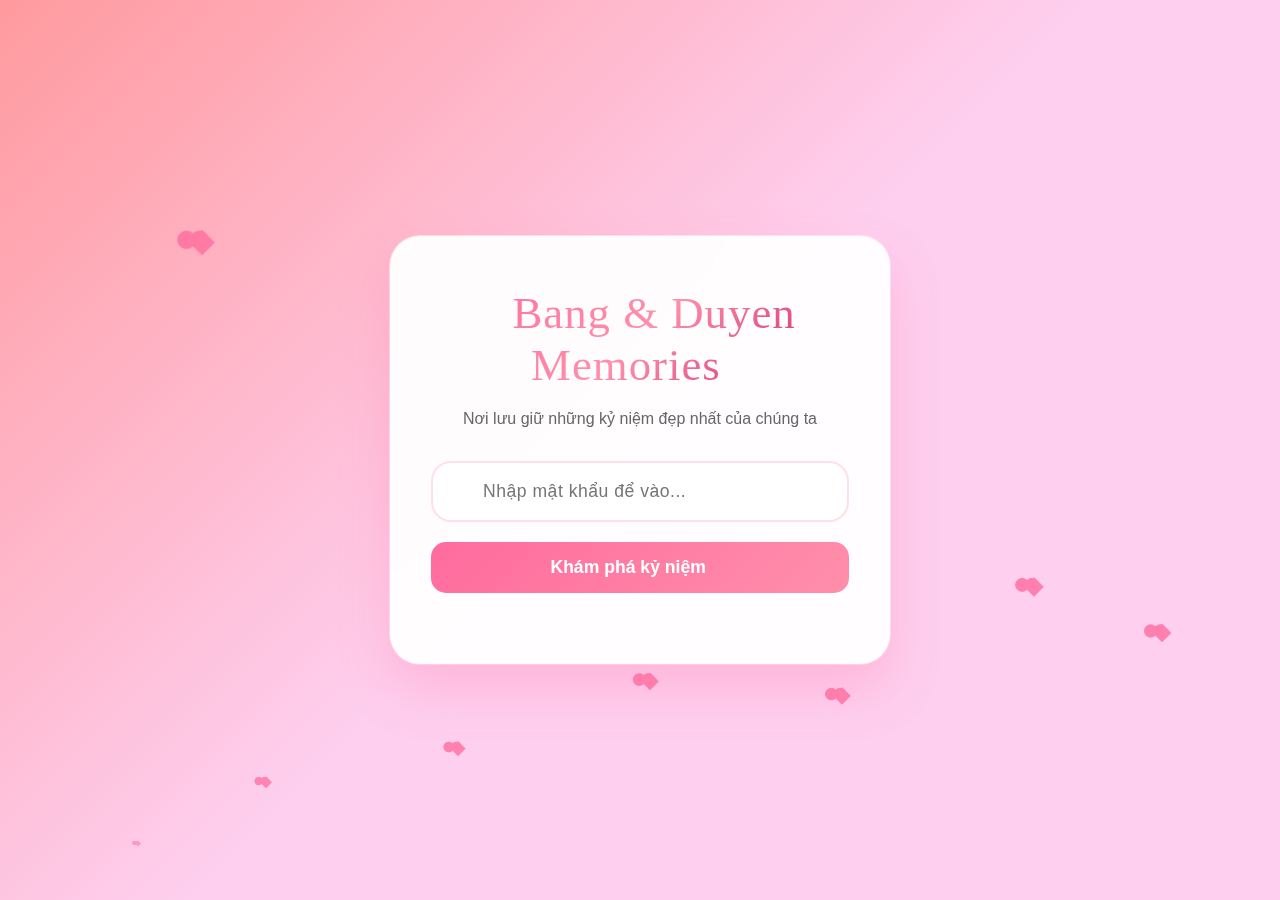
<file: gallery.html>
<!DOCTYPE html>
<html lang="vi">

<head>
    <meta charset="UTF-8">
    <meta name="viewport" content="width=device-width, initial-scale=1.0">
    <title>Gallery - Bằng & Duyên Memories</title>
    <!-- Immediate protection -->
    <script>
        document.documentElement.style.visibility = 'hidden';
        document.documentElement.style.opacity = '0';
    </script>
    <!-- Authentication Guard - Load first -->
    <script src="auth-guard.js"></script>    <link rel="preconnect" href="https://fonts.googleapis.com">
    <link rel="preconnect" href="https://fonts.gstatic.com" crossorigin>
    <link
        href="https://fonts.googleapis.com/css2?family=Inter:wght@300;400;500;600;700&family=Caveat:wght@400;500;600;700&family=Crimson+Text:ital,wght@0,400;0,600;1,400&family=Sacramento&family=Alex+Brush&family=Pacifico&display=swap"
        rel="stylesheet">
    <link rel="stylesheet" href="https://cdnjs.cloudflare.com/ajax/libs/font-awesome/6.4.0/css/all.min.css">
    <link rel="stylesheet" href="gallery.css">
</head>

<body>
    <!-- Animated Background -->
    <div class="animated-background">
        <div class="floating-hearts"></div>
        <div class="tech-particles"></div>
        <div class="gradient-orbs"></div>
    </div>    <!-- Fixed Navigation -->
    <nav class="fixed-nav">
        <div class="nav-container">
            <div class="nav-brand">
                <i class="fas fa-heart heartbeat"></i>
                <span class="brand-text">Bằng & Duyên</span>
            </div>
            <div class="nav-menu">
                <a href="memories.html" class="nav-item">
                    <i class="fas fa-book"></i>
                    <span>Kỷ niệm</span>
                </a>
                <a href="timeline.html" class="nav-item">
                    <i class="fas fa-clock"></i>
                    <span>Đếm Ngày</span>
                </a>
                <a href="gallery.html" class="nav-item active">
                    <i class="fas fa-images"></i>
                    <span>Gallery</span>
                </a>
                <a href="starmap.html" class="nav-item">
                    <i class="fas fa-star"></i>
                    <span>Bản Đồ Sao</span>
                </a>
            </div>
            <div class="nav-toggle">
                <span></span>
                <span></span>
                <span></span>
            </div>
        </div>
    </nav>

    <div class="container">
        <!-- Header -->
        <header class="header">
            <div class="header-content">
                <h1 class="page-title">
                    <span class="title-main">Gallery</span>
                    <span class="title-sub">Bộ sưu tập kỷ niệm</span>
                </h1>
            </div>
        </header>

        <!-- Main Content -->
        <main class="main">            <!-- Hero Section -->
            <section class="hero">
                <div class="hero-content">
                    <h2 class="hero-title">
                        Bộ sưu tập kỷ niệm
                    </h2>
                    <p class="hero-subtitle">
                        <i class="fas fa-infinity"></i>
                        Những khoảnh khắc đẹp của chúng mình
                        <i class="fas fa-heart"></i>
                    </p>
                    <div class="hero-stats">
                        <div class="stat-item">
                            <span class="stat-number" id="totalImages">0</span>
                            <span class="stat-label">Hình ảnh</span>
                        </div>
                        <div class="stat-item">
                            <span class="stat-number" id="totalVideos">0</span>
                            <span class="stat-label">Video</span>
                        </div>
                        <div class="stat-item">
                            <span class="stat-number" id="totalMemories">0</span>
                            <span class="stat-label">Kỷ niệm</span>
                        </div>
                    </div>
                </div>
            </section><!-- Gallery Controls -->
            <section class="gallery-controls">
                <div class="controls-container">
                    <div class="filter-controls">
                        <h3>Lọc theo loại</h3>
                        <div class="filter-buttons">
                            <button class="filter-btn active" data-filter="all">
                                <i class="fas fa-th"></i>
                                <span>Tất cả</span>
                            </button>
                            <button class="filter-btn" data-filter="images">
                                <i class="fas fa-image"></i>
                                <span>Hình ảnh</span>
                            </button>
                            <button class="filter-btn" data-filter="videos">
                                <i class="fas fa-video"></i>
                                <span>Video</span>
                            </button>
                        </div>
                    </div>
                      <div class="view-controls">
                        <h3>Chế độ xem</h3>
                        <div class="view-buttons">                            <button class="view-btn" data-view="grid-large" title="Lưới lớn (Phím 1)">
                                <i class="fas fa-th-large"></i>
                                <span>Lớn</span>
                            </button>
                            <button class="view-btn active" data-view="grid-2" title="2 cột (Phím 2)">
                                <i class="fas fa-th"></i>
                                <span>2 cột</span>
                            </button>
                            <button class="view-btn" data-view="grid-3" title="3 cột (Phím 3)">
                                <i class="fas fa-border-all"></i>
                                <span>3 cột</span>
                            </button>
                            <button class="view-btn" data-view="grid-4" title="4 cột (Phím 4)">
                                <i class="fas fa-grip-horizontal"></i>
                                <span>4 cột</span>
                            </button>
                            <button class="view-btn" data-view="grid-compact" title="Thu gọn (Phím 5)">
                                <i class="fas fa-grip-lines"></i>
                                <span>Thu gọn</span>
                            </button>
                            <button class="view-btn" data-view="masonry" title="Masonry (Phím 6)">
                                <i class="fas fa-grip-vertical"></i>
                                <span>Masonry</span>
                            </button><button class="view-btn" data-view="list" title="Danh sách (Phím 7)">
                                <i class="fas fa-list"></i>
                                <span>Danh sách</span>
                            </button>
                        </div>
                        <div class="keyboard-shortcuts">
                            <small>
                                <i class="fas fa-keyboard"></i>
                                Phím tắt: 1-7 cho chế độ xem, Space để chuyển lưới/danh sách
                            </small>
                        </div>
                    </div>
                </div>
            </section>

            <!-- Gallery Grid -->
            <section class="gallery">
                <div class="gallery-grid" id="galleryGrid">
                    <!-- Gallery items will be loaded here -->
                </div>
            </section> <!-- Loading Indicator -->
            <div class="loading" id="loading">
                <div class="spinner"></div>
                <p>Đang tải những kỷ niệm ...</p>
            </div>
        </main>        <!-- Enhanced Lightbox Modal -->
        <div class="lightbox-modal" id="lightboxModal">
            <div class="lightbox-backdrop" onclick="closeLightbox()"></div>
            <div class="lightbox-container">
                <div class="lightbox-header">
                    <div class="lightbox-title" id="lightboxTitle">
                        <h3></h3>
                        <p class="lightbox-date"></p>
                    </div>
                    <button class="lightbox-close" onclick="closeLightbox()">
                        <i class="fas fa-times"></i>
                    </button>
                </div>
                
                <div class="lightbox-content">
                    <div class="lightbox-media-container">
                        <div class="lightbox-media" id="lightboxMedia">
                            <!-- Media content will be inserted here -->
                        </div>
                        
                        <div class="lightbox-navigation">
                            <button class="lightbox-nav-btn lightbox-prev" onclick="prevMedia()">
                                <i class="fas fa-chevron-left"></i>
                            </button>
                            <button class="lightbox-nav-btn lightbox-next" onclick="nextMedia()">
                                <i class="fas fa-chevron-right"></i>
                            </button>
                        </div>
                    </div>
                    
                    <div class="lightbox-info" id="lightboxInfo">
                        <div class="lightbox-description">
                            <p></p>
                        </div>
                        <div class="lightbox-actions">
                            <button class="action-btn" onclick="downloadImage()">
                                <i class="fas fa-download"></i>
                                <span>Tải xuống</span>
                            </button>
                            <button class="action-btn" onclick="shareImage()">
                                <i class="fas fa-share"></i>
                                <span>Chia sẻ</span>
                            </button>
                            <button class="action-btn" onclick="toggleFavorite()">
                                <i class="fas fa-heart"></i>
                                <span>Yêu thích</span>
                            </button>
                        </div>
                    </div>
                </div>
                
                <div class="lightbox-thumbnails" id="lightboxThumbnails">
                    <!-- Thumbnails will be inserted here -->
                </div>
            </div>
        </div>

        <!-- Footer -->
        <footer class="footer">
            <div class="footer-content">
                <p class="footer-text">
                    Made with <i class="fas fa-heart"></i> by aiu Bang for eiu Duyen
                </p>
            </div>
        </footer>
    </div>

    <script src="gallery.js"></script>
</body>

</html>
</file>
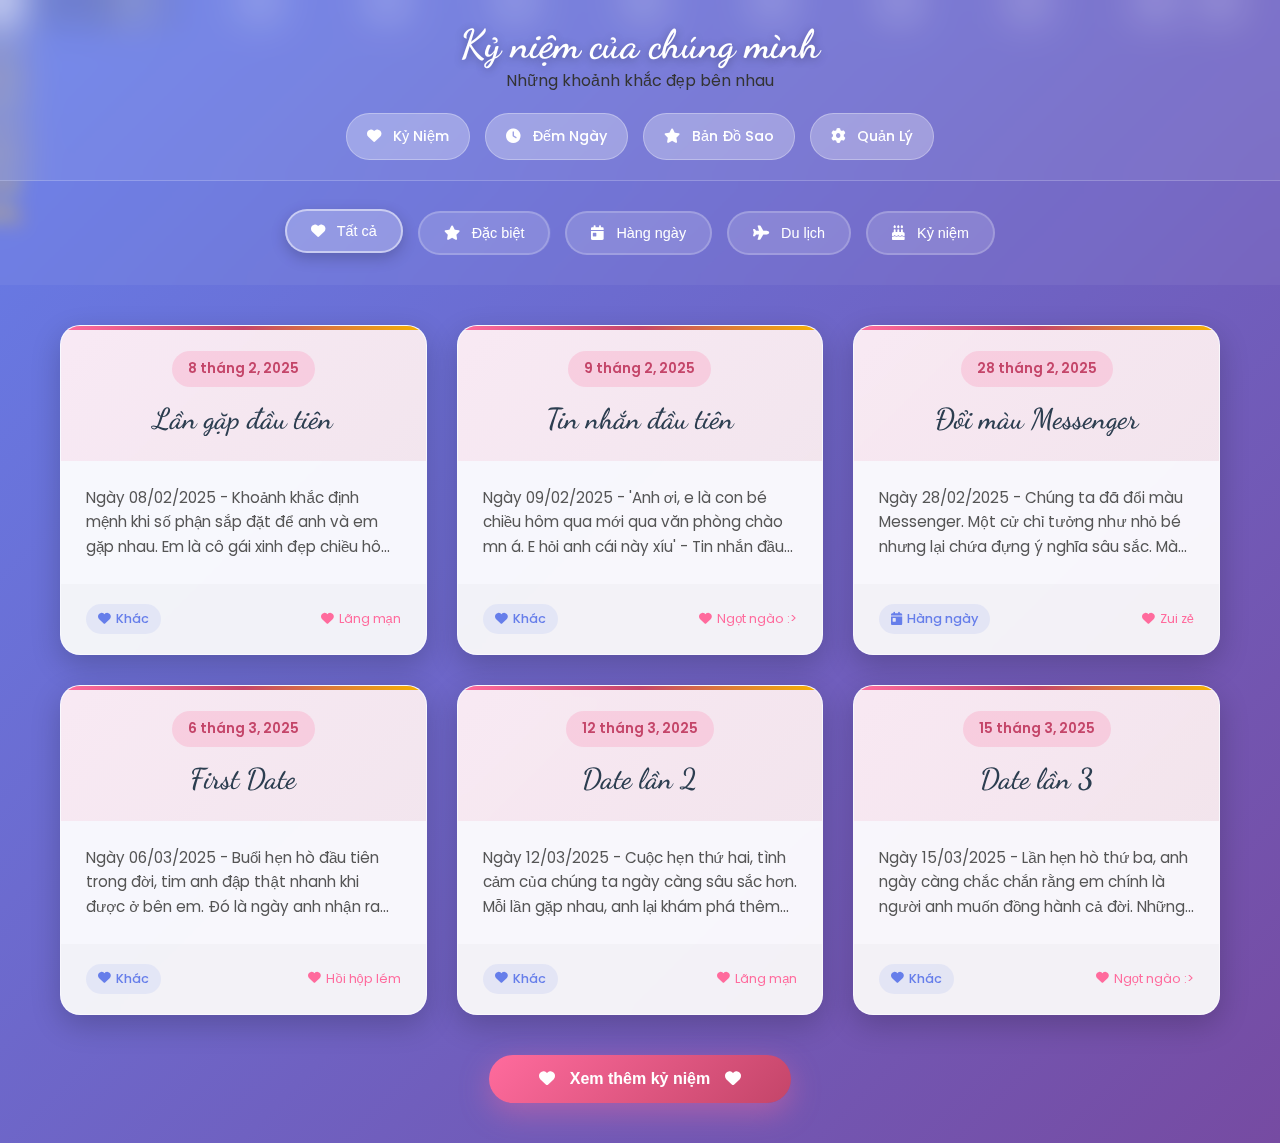
<file: memories.html>
<!DOCTYPE html>
<html lang="vi">

<head>
    <meta charset="UTF-8">
    <meta name="viewport" content="width=device-width, initial-scale=1.0">
    <title>Kỷ niệm của Bằng & Duyên</title>
    <link rel="stylesheet" href="memories.css">
    <link rel="preconnect" href="https://fonts.googleapis.com">
    <link rel="preconnect" href="https://fonts.gstatic.com" crossorigin>
    <link href="https://fonts.googleapis.com/css2?family=Dancing+Script:wght@400;600;700&family=Poppins:wght@300;400;500;600;700&family=Playfair+Display:wght@400;500;600;700&display=swap" rel="stylesheet">
    <link rel="stylesheet" href="https://cdnjs.cloudflare.com/ajax/libs/font-awesome/6.4.0/css/all.min.css">
</head>

<body class="memories-page">    <!-- Enhanced Background Animation -->
    <div class="background-animation">
        <!-- Animated Gradient Background -->
        <div class="gradient-bg"></div>
        
        <!-- Floating Hearts Animation - More Hearts -->
        <div class="floating-hearts">
            <div class="heart heart-1"></div>
            <div class="heart heart-2"></div>
            <div class="heart heart-3"></div>
            <div class="heart heart-4"></div>
            <div class="heart heart-5"></div>
            <div class="heart heart-6"></div>
            <div class="heart heart-7"></div>
            <div class="heart heart-8"></div>
            <div class="heart heart-9"></div>
            <div class="heart heart-10"></div>
            <div class="heart heart-11"></div>
            <div class="heart heart-12"></div>
            <div class="heart heart-13"></div>
            <div class="heart heart-14"></div>
            <div class="heart heart-15"></div>
            <div class="heart heart-16"></div>
            <div class="heart heart-17"></div>
            <div class="heart heart-18"></div>
            <div class="heart heart-19"></div>
            <div class="heart heart-20"></div>
        </div>
        
        <!-- Tech Elements -->
        <div class="tech-elements">
            <div class="circuit-lines">
                <div class="circuit-line line-1"></div>
                <div class="circuit-line line-2"></div>
                <div class="circuit-line line-3"></div>
                <div class="circuit-line line-4"></div>
                <div class="circuit-line line-5"></div>
            </div>
            <div class="floating-icons">
                <i class="tech-icon fas fa-heart" style="--delay: 0s; --x: 10%; --y: 20%;"></i>
                <i class="tech-icon fas fa-code" style="--delay: 1s; --x: 80%; --y: 15%;"></i>
                <i class="tech-icon fas fa-laptop-code" style="--delay: 2s; --x: 15%; --y: 70%;"></i>
                <i class="tech-icon fas fa-wifi" style="--delay: 3s; --x: 85%; --y: 60%;"></i>
                <i class="tech-icon fas fa-rocket" style="--delay: 4s; --x: 45%; --y: 80%;"></i>
                <i class="tech-icon fas fa-star" style="--delay: 5s; --x: 75%; --y: 85%;"></i>
                <i class="tech-icon fas fa-infinity" style="--delay: 6s; --x: 25%; --y: 40%;"></i>
                <i class="tech-icon fas fa-moon" style="--delay: 7s; --x: 90%; --y: 30%;"></i>
            </div>
        </div>
        
        <!-- Enhanced Floating Particles -->
        <div class="floating-particles">
            <div class="particle"></div>
            <div class="particle"></div>
            <div class="particle"></div>
            <div class="particle"></div>
            <div class="particle"></div>
            <div class="particle"></div>
            <div class="particle"></div>
            <div class="particle"></div>
            <div class="particle"></div>
            <div class="particle"></div>
            <div class="particle"></div>
            <div class="particle"></div>
            <div class="particle"></div>
            <div class="particle"></div>
            <div class="particle"></div>
        </div>
        
        <!-- Love Sparkles -->
        <div class="love-sparkles">
            <div class="sparkle sparkle-1">✨</div>
            <div class="sparkle sparkle-2">💫</div>
            <div class="sparkle sparkle-3">⭐</div>
            <div class="sparkle sparkle-4">✨</div>
            <div class="sparkle sparkle-5">💫</div>
            <div class="sparkle sparkle-6">⭐</div>
            <div class="sparkle sparkle-7">✨</div>
            <div class="sparkle sparkle-8">💫</div>
        </div>
    </div>

    <!-- Header -->
    <header class="memories-header">
        <div class="container">
            <div class="header-content">
                <h1 class="page-title">
                    Kỷ niệm của chúng mình
                </h1>
                <p class="subtitle">Những khoảnh khắc đẹp bên nhau</p>
            </div>
            <nav class="nav-actions">
                <a href="memories.html" class="nav-btn active">
                    <i class="fas fa-heart"></i>
                    <span>Kỷ Niệm</span>
                </a>
                <a href="timeline.html" class="nav-btn">
                    <i class="fas fa-clock"></i>
                    <span>Đếm Ngày</span>
                </a>
                <a href="starmap.html" class="nav-btn">
                    <i class="fas fa-star"></i>
                    <span>Bản Đồ Sao</span>
                </a>
                <a href="admin.html" class="nav-btn">
                    <i class="fas fa-cog"></i>
                    <span>Quản Lý</span>
                </a>
            </nav>
        </div>
    </header>

    <!-- Filters Section -->
    <section class="filters-section">
        <div class="container">
            <div class="filters">
                <button class="filter-btn active" data-filter="all">
                    <i class="fas fa-heart"></i> Tất cả
                </button>
                <button class="filter-btn" data-filter="special">
                    <i class="fas fa-star"></i> Đặc biệt
                </button>
                <button class="filter-btn" data-filter="daily">
                    <i class="fas fa-calendar-day"></i> Hàng ngày
                </button>
                <button class="filter-btn" data-filter="travel">
                    <i class="fas fa-plane"></i> Du lịch
                </button>
                <button class="filter-btn" data-filter="celebration">
                    <i class="fas fa-birthday-cake"></i> Kỷ niệm
                </button>
            </div>
        </div>
    </section>

    <main class="memories-container">
        <div class="container">
            <div class="memories-grid" id="memoriesGrid">
                <!-- Memories will be loaded here -->
            </div>

            <div class="load-more-container">
                <button class="load-more-btn" id="loadMoreBtn">
                    <i class="fas fa-heart"></i>
                    Xem thêm kỷ niệm
                    <i class="fas fa-heart"></i>
                </button>
            </div>
        </div>
    </main>

    <div class="memory-modal" id="memoryModal">
        <div class="modal-overlay" onclick="closeModal()"></div>
        <div class="modal-content">
            <button class="modal-close" onclick="closeModal()">
                <i class="fas fa-times"></i>
            </button>
            <div class="modal-body" id="modalBody">
                <!-- Modal content will be loaded here -->
            </div>
        </div>
    </div>

    <script src="memories.js"></script>
</body>

</html>
</file>
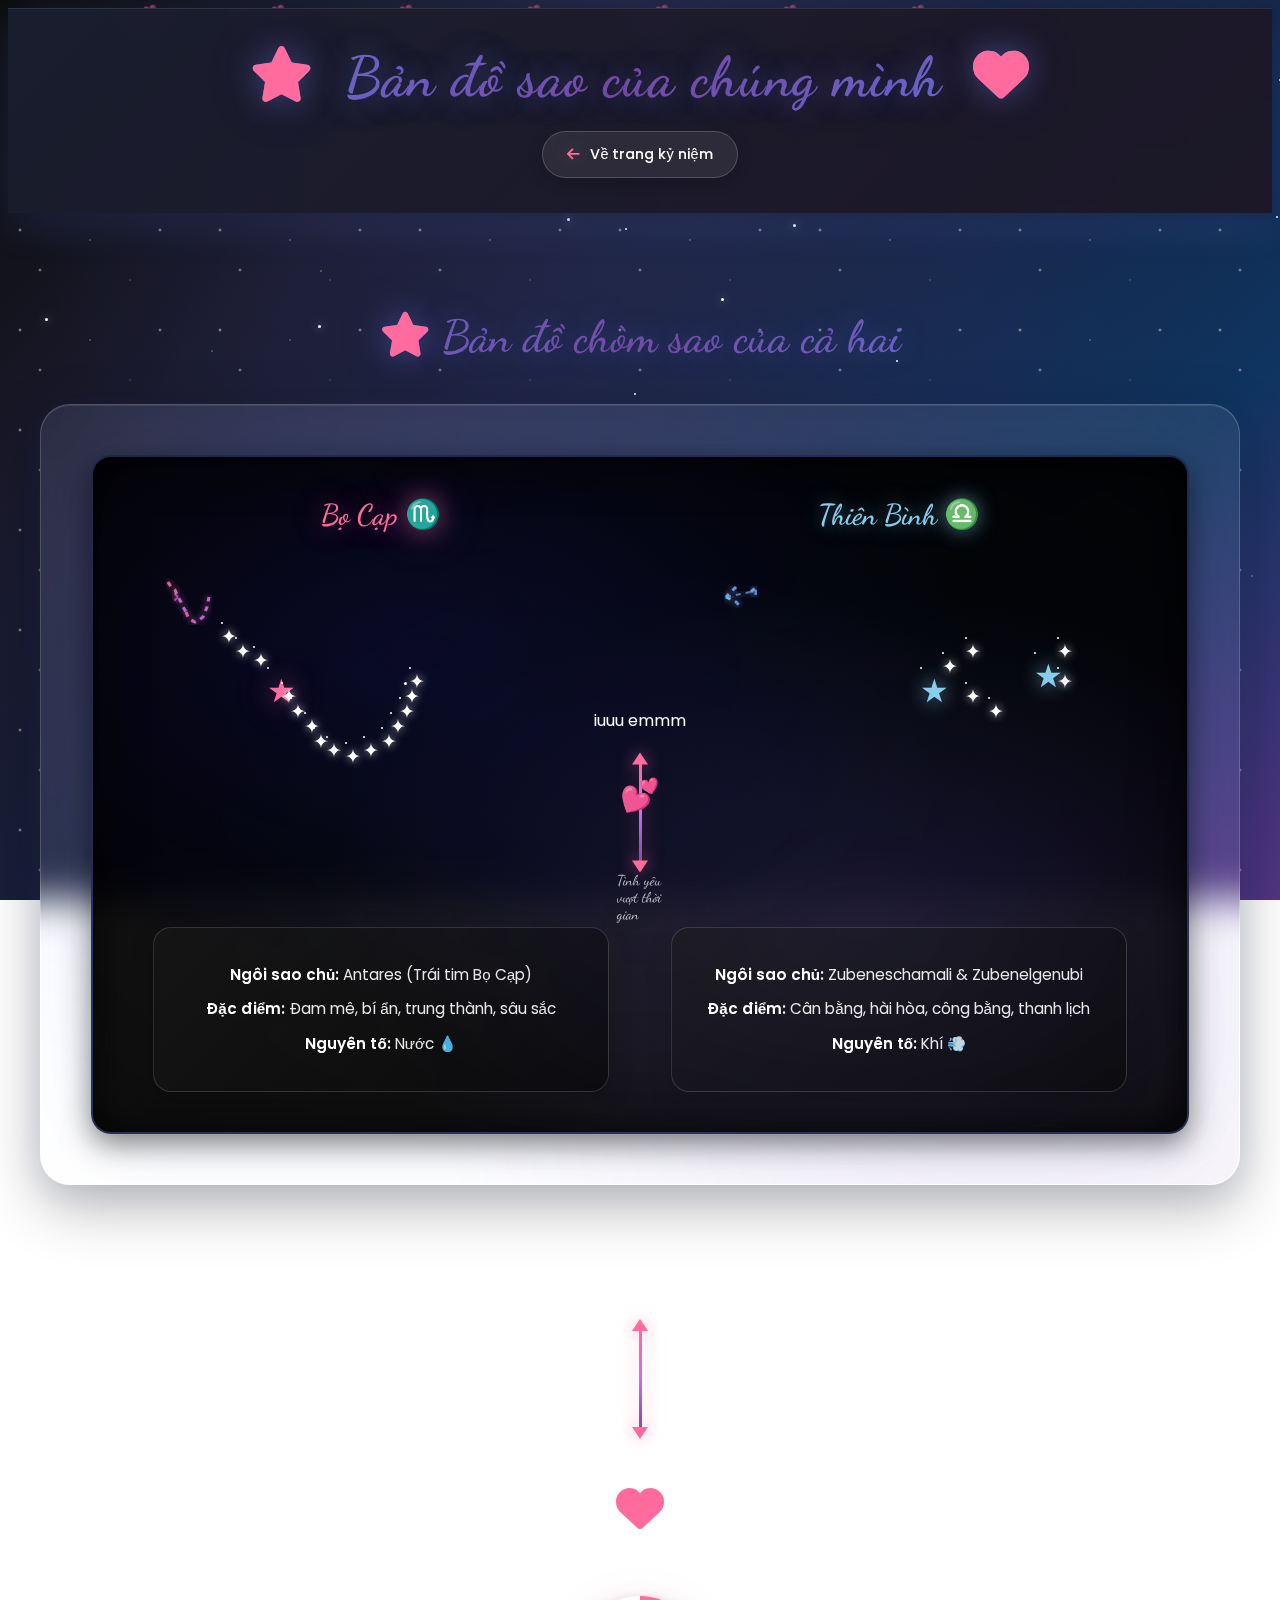
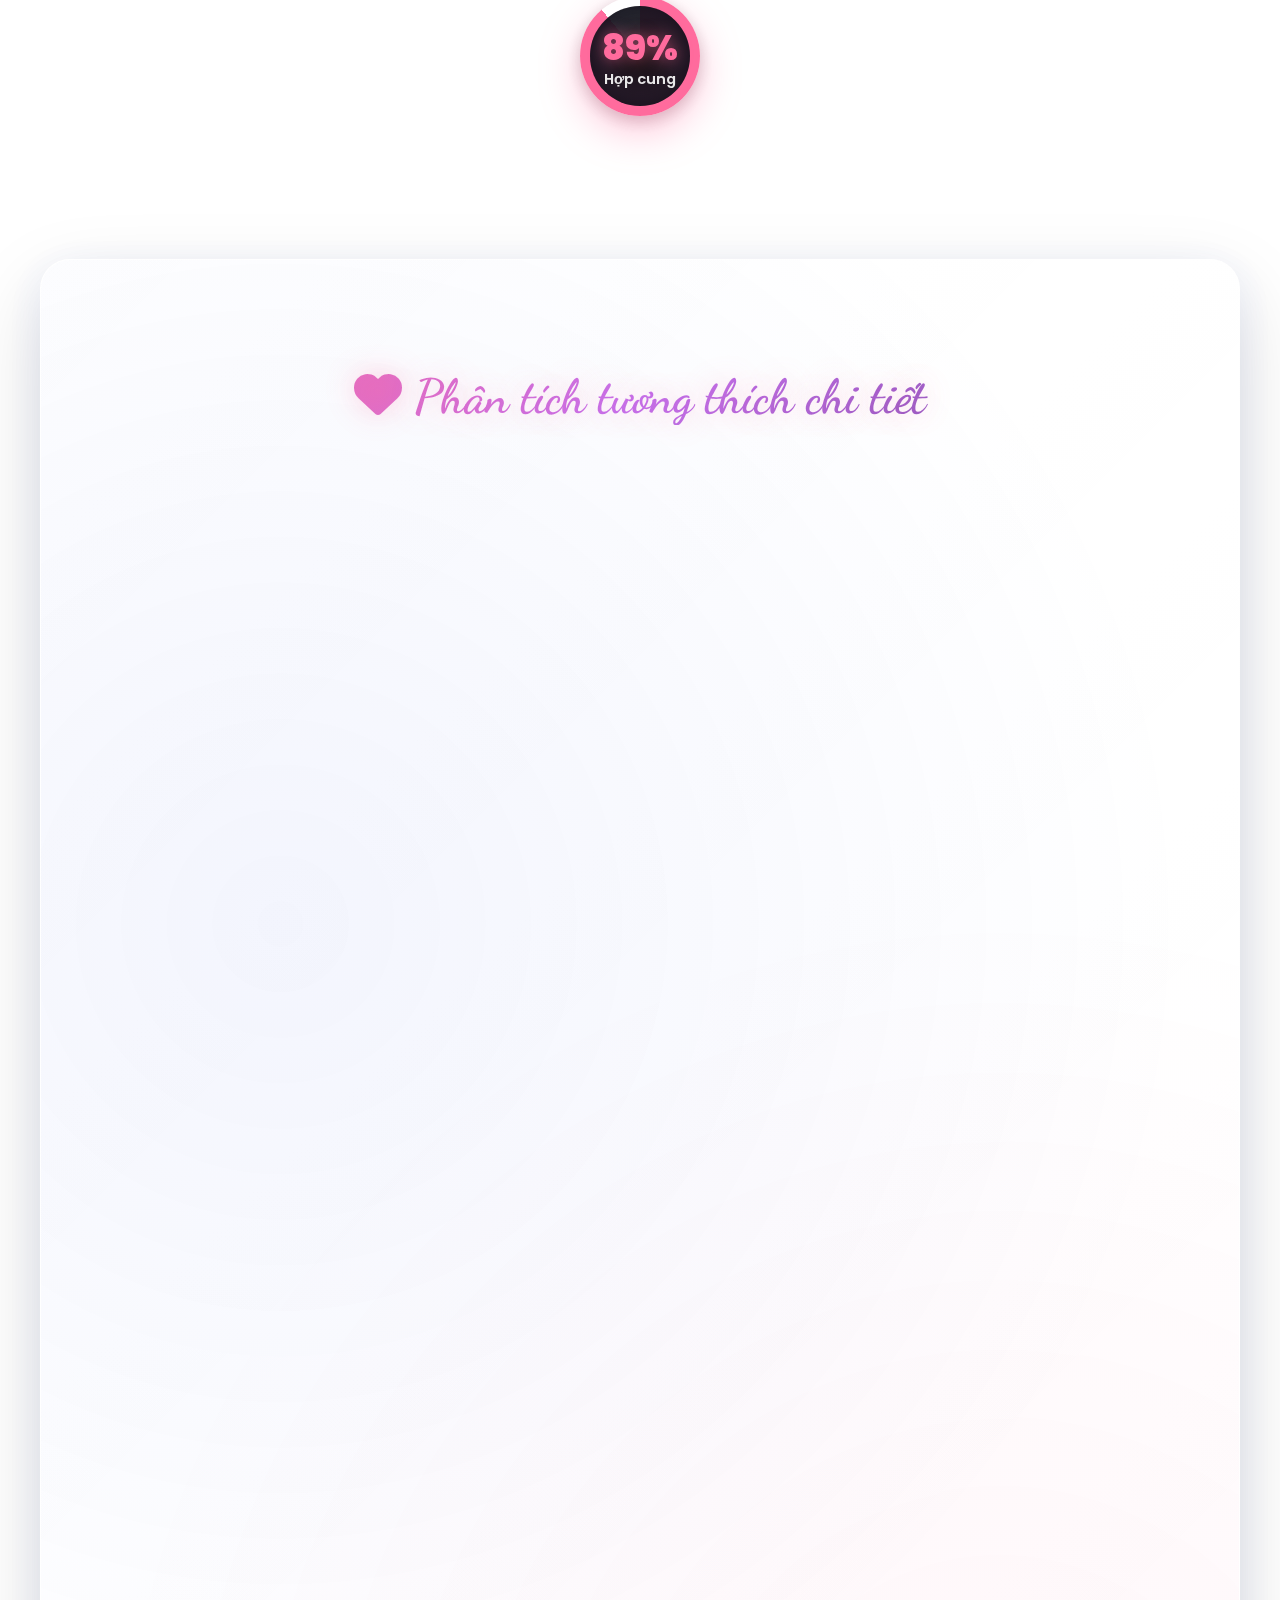
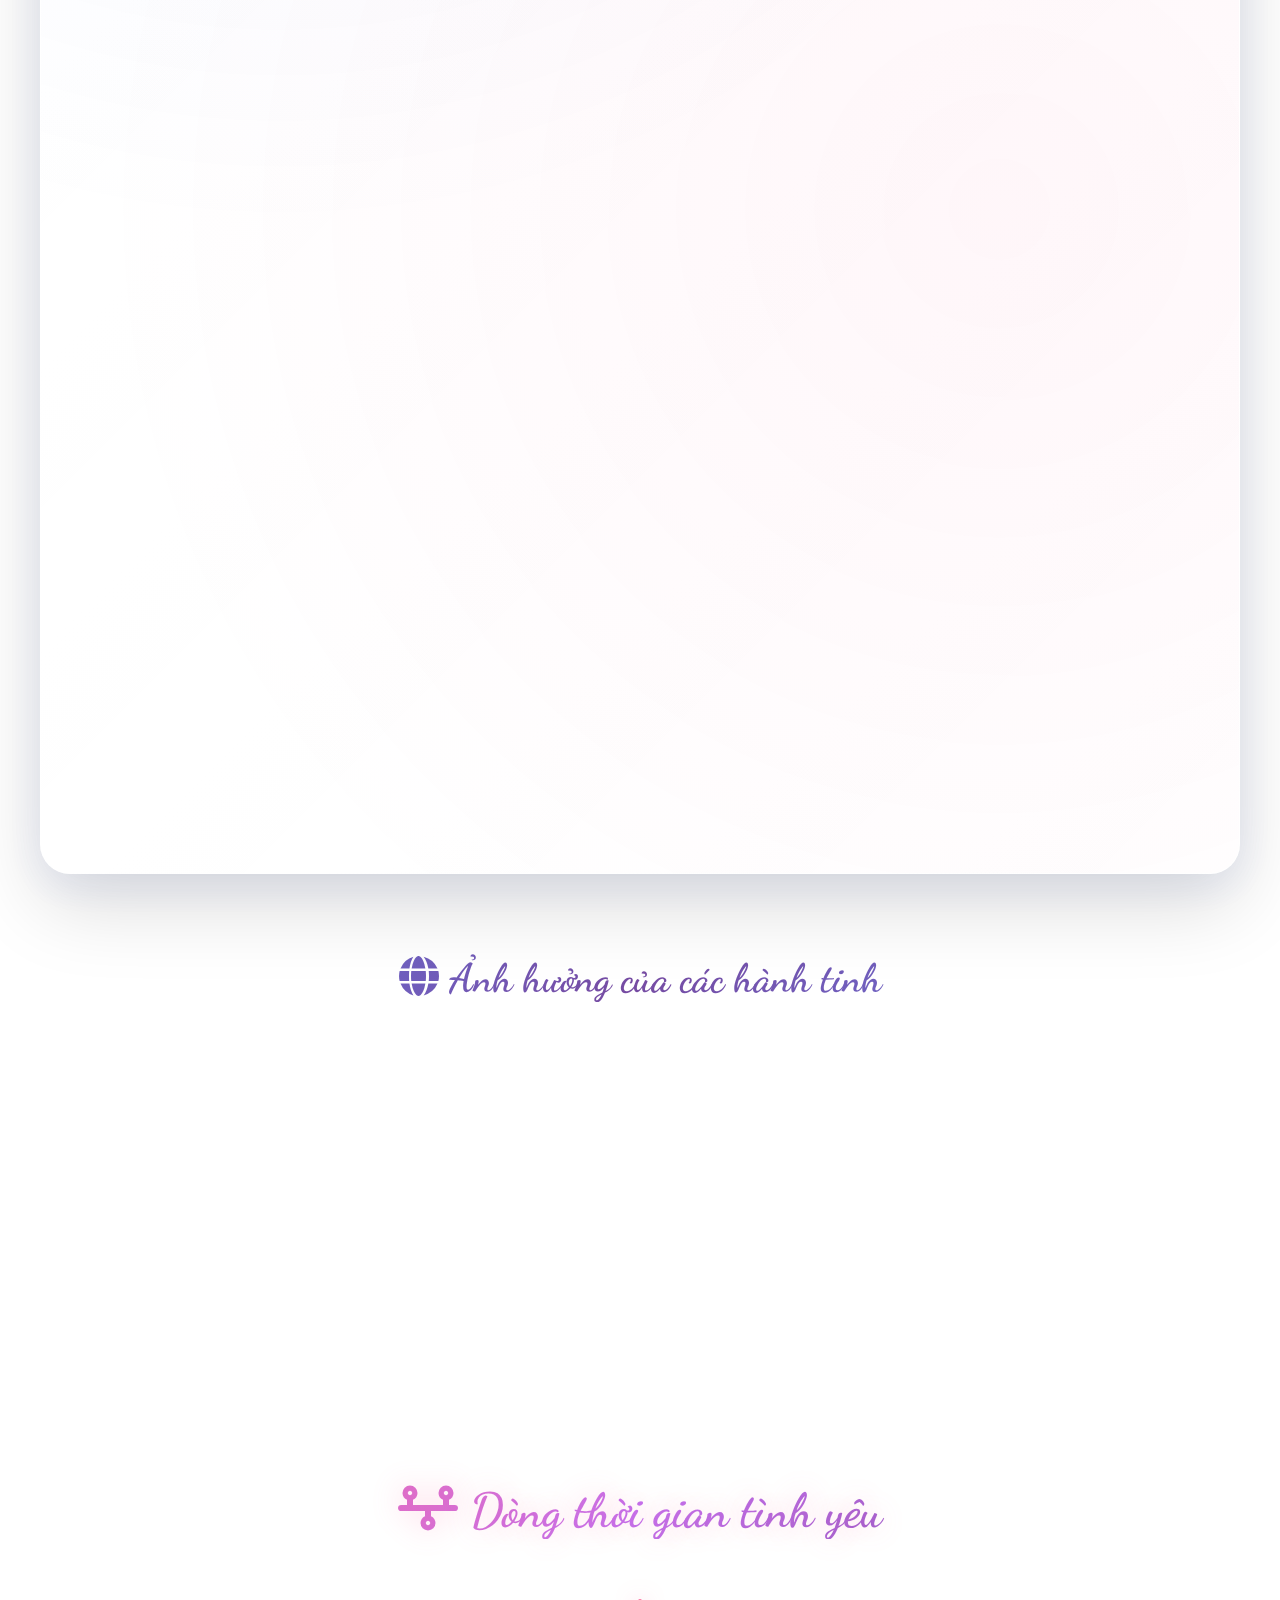
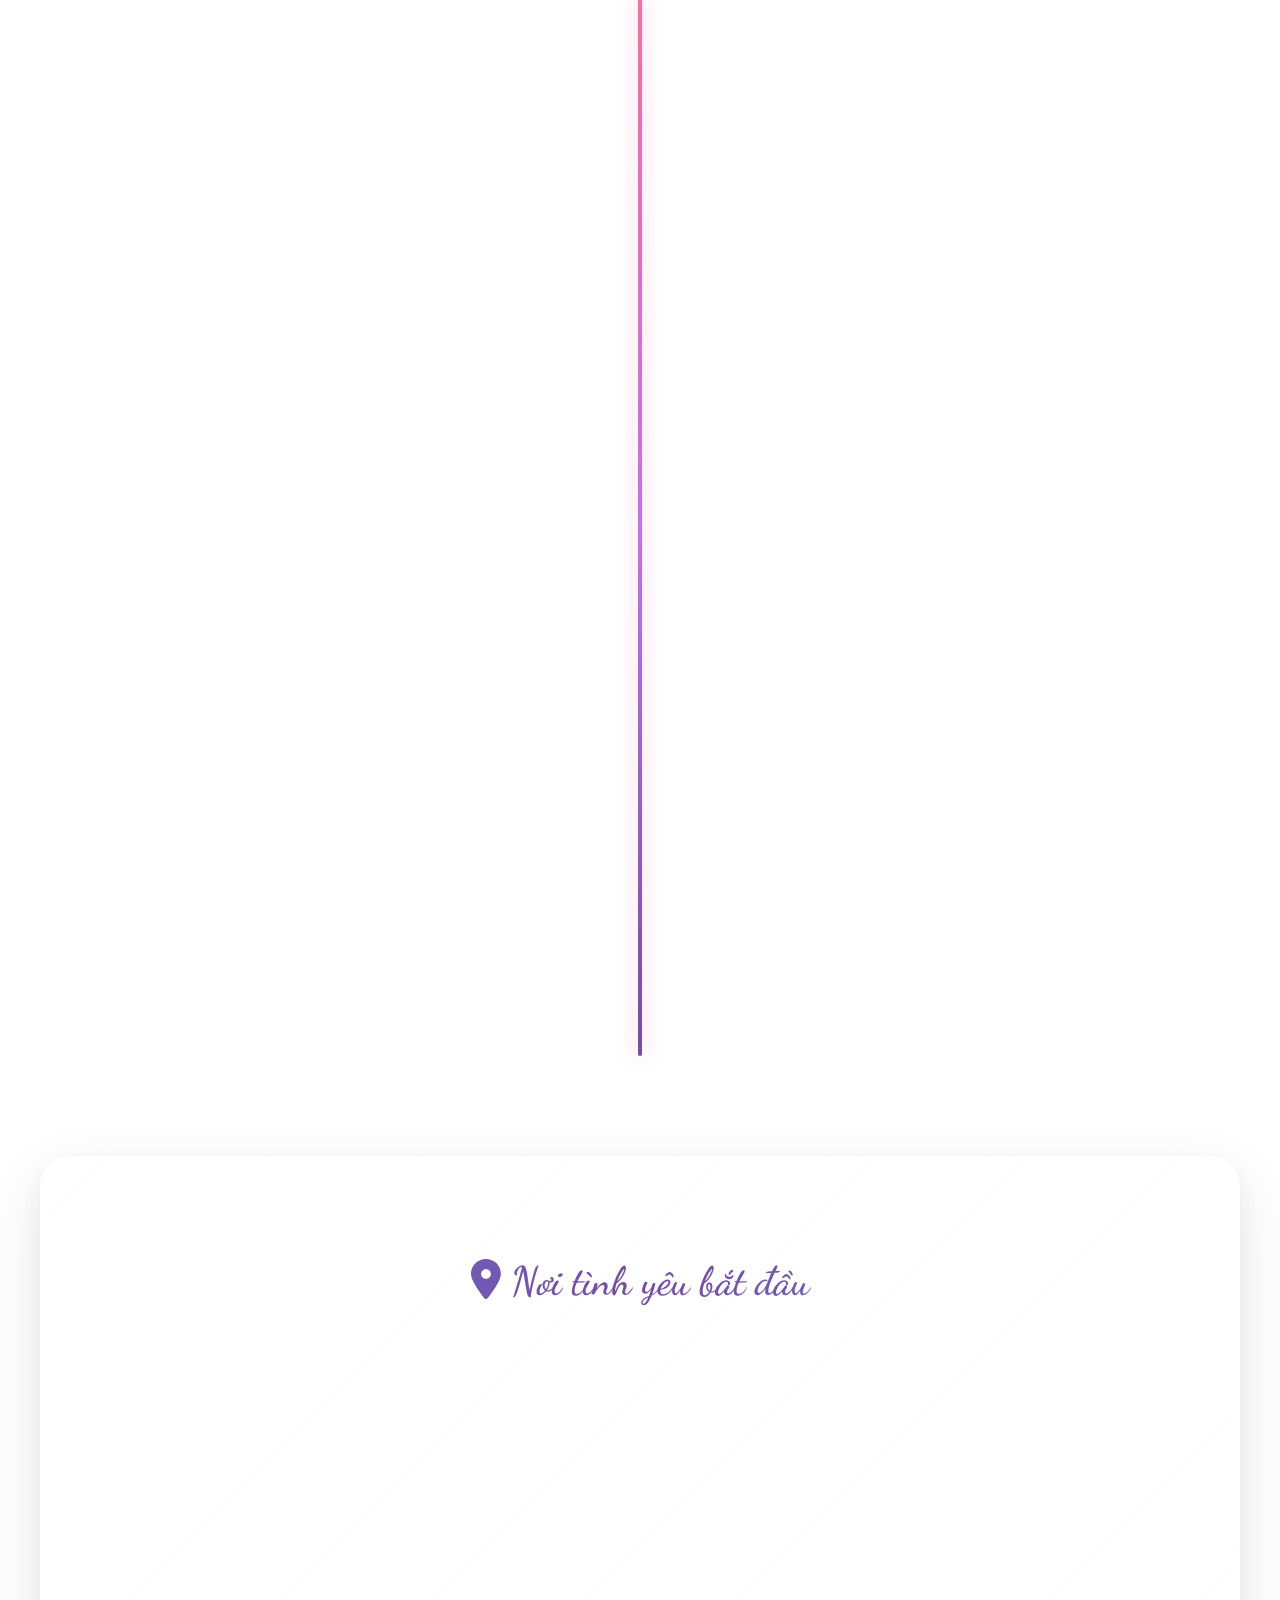
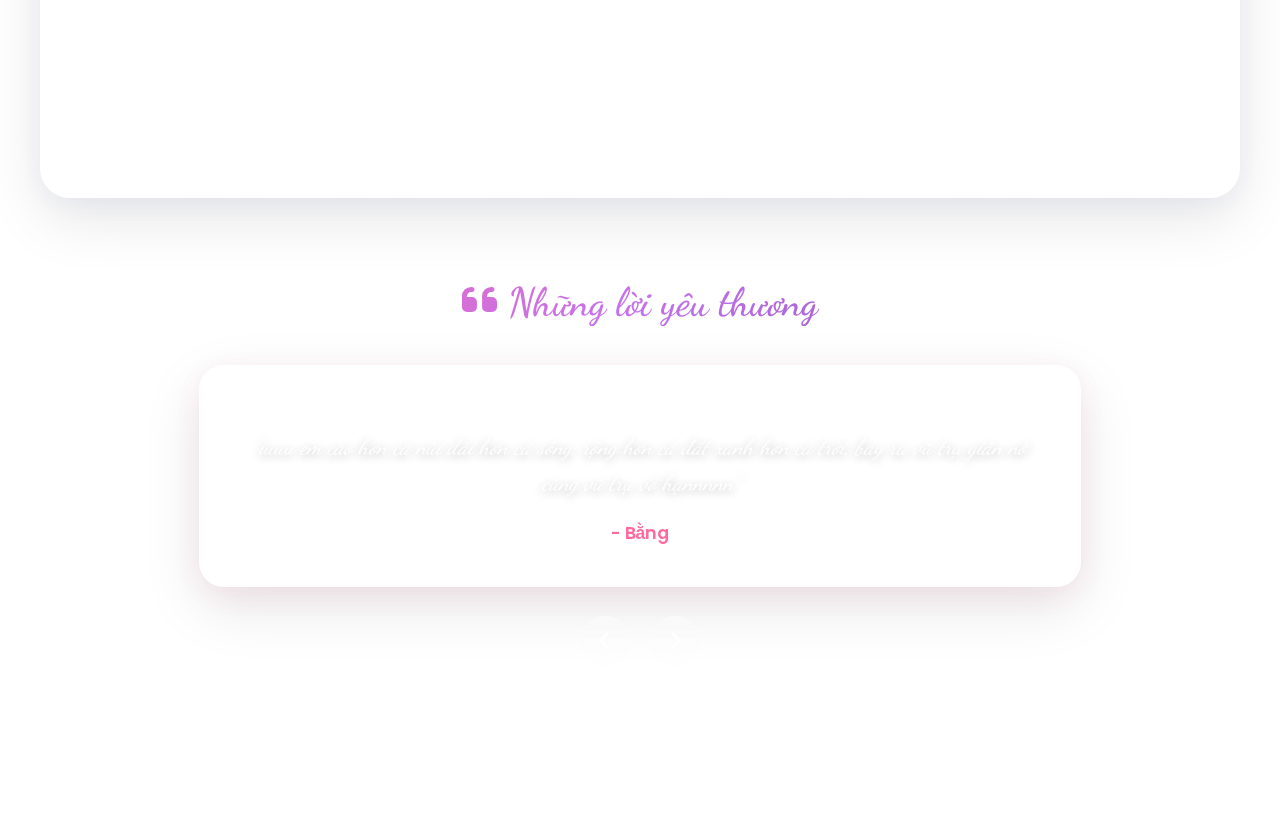
<file: starmap.html>
<!DOCTYPE html>
<html lang="vi">

<head>
    <meta charset="UTF-8">
    <meta name="viewport" content="width=device-width, initial-scale=1.0">
    <title>Bản đồ sao của chúng mình | Tình yêu vĩnh cửu</title>
    <meta name="description"
        content="Khám phá bản đồ sao lãng mạn của Bằng & Duyên - Câu chuyện tình yêu được kể qua các chòm sao">
    <link rel="stylesheet" href="starmap.css">
    <link rel="preconnect" href="https://fonts.googleapis.com">
    <link rel="preconnect" href="https://fonts.gstatic.com" crossorigin>
    <link
        href="https://fonts.googleapis.com/css2?family=Dancing+Script:wght@400;600;700&family=Poppins:wght@300;400;500;600;700&display=swap"
        rel="stylesheet">
    <link rel="stylesheet" href="https://cdnjs.cloudflare.com/ajax/libs/font-awesome/6.4.0/css/all.min.css">
</head>

<body class="starmap-page">
    <!-- Background Animations -->
    <div class="background-animation">
        <div class="floating-hearts">
            <div class="heart"></div>
            <div class="heart"></div>
            <div class="heart"></div>
            <div class="heart"></div>
            <div class="heart"></div>
            <div class="heart"></div>
            <div class="heart"></div>
        </div>
        <div class="stars-background">
            <div class="star" style="top: 10%; left: 15%;"></div>
            <div class="star bright" style="top: 20%; left: 80%;"></div>
            <div class="star dim" style="top: 30%; left: 25%;"></div>
            <div class="star" style="top: 40%; left: 70%;"></div>
            <div class="star bright" style="top: 50%; left: 10%;"></div>
            <div class="star" style="top: 60%; left: 85%;"></div>
            <div class="star dim" style="top: 70%; left: 30%;"></div>
            <div class="star" style="top: 80%; left: 65%;"></div>
            <div class="star bright" style="top: 90%; left: 20%;"></div>
            <div class="star" style="top: 15%; left: 50%;"></div>
        </div>
    </div>
    <header class="starmap-header">
        <div class="header-content">
            <h1 class="page-title">
                <i class="fas fa-star"></i>
                Bản đồ sao của chúng mình
                <i class="fas fa-heart"></i>
            </h1>
        </div>
        <div class="header-actions">
            <a href="memories.html" class="back-btn">
                <i class="fas fa-arrow-left"></i>
                Về trang kỷ niệm
            </a>
        </div>
    </header>
    <main class="starmap-container">
        <!-- Constellation Map -->
        <div class="constellation-map-section">
            <h2 class="section-title">
                <i class="fas fa-star"></i>
                Bản đồ chòm sao của cả hai
            </h2>
            <div class="constellation-container">
                <div class="constellation-canvas" id="constellationCanvas"> <!-- Scorpio Constellation -->
                    <div class="constellation scorpio-constellation">
                        <div class="constellation-name">Bọ Cạp ♏</div>
                        <div class="stars-container">
                            <!-- Đầu bọ cạp -->
                            <div class="star" style="top: 20%; left: 15%;" title="Dschubba">✦</div>
                            <div class="star" style="top: 25%; left: 18%;" title="Pi Scorpii">✦</div>
                            <div class="star" style="top: 28%; left: 22%;" title="Rho Scorpii">✦</div>

                            <!-- Thân bọ cạp -->
                            <div class="star major-star" style="top: 35%; left: 25%;" data-name="Antares"
                                title="Antares - Trái tim Bọ Cạp">★</div>
                            <div class="star" style="top: 40%; left: 28%;" title="Tau Scorpii">✦</div>
                            <div class="star" style="top: 45%; left: 30%;" title="Sargas">✦</div>
                            <div class="star" style="top: 50%; left: 33%;" title="Wei">✦</div>

                            <!-- Đuôi bọ cạp (cong lên) -->
                            <div class="star" style="top: 55%; left: 35%;" title="Girtab">✦</div>
                            <div class="star" style="top: 58%; left: 38%;" title="Epsilon Scorpii">✦</div>
                            <div class="star" style="top: 60%; left: 42%;" title="Mu Scorpii">✦</div>
                            <div class="star" style="top: 58%; left: 46%;" title="Zeta Scorpii">✦</div>
                            <div class="star" style="top: 55%; left: 50%;" title="Eta Scorpii">✦</div>
                            <div class="star" style="top: 50%; left: 52%;" title="Theta Scorpii">✦</div>
                            <div class="star" style="top: 45%; left: 54%;" title="Iota Scorpii">✦</div>
                            <div class="star bright" style="top: 40%; left: 55%;" title="Shaula - Đuôi độc">✦</div>
                            <div class="star" style="top: 35%; left: 56%;" title="Lesath">✦</div>

                            <div class="constellation-lines">
                                <svg width="100%" height="100%">
                                    <defs>
                                        <filter id="glow">
                                            <feGaussianBlur stdDeviation="3" result="coloredBlur" />
                                            <feMerge>
                                                <feMergeNode in="coloredBlur" />
                                                <feMergeNode in="SourceGraphic" />
                                            </feMerge>
                                        </filter>
                                        <linearGradient id="scorpioGradient" x1="0%" y1="0%" x2="100%" y2="100%">
                                            <stop offset="0%" style="stop-color:#ff6b9d;stop-opacity:1" />
                                            <stop offset="100%" style="stop-color:#c471ed;stop-opacity:1" />
                                        </linearGradient>
                                    </defs>
                                    <!-- Thân chính -->
                                    <path d="M15,20 L18,25 L22,28 L25,35 L28,40 L30,45 L33,50"
                                        stroke="url(#scorpioGradient)" stroke-width="3" fill="none" opacity="0.9"
                                        filter="url(#glow)" />
                                    <!-- Đuôi cong -->
                                    <path d="M33,50 L35,55 L38,58 L42,60 L46,58 L50,55 L52,50 L54,45 L55,40 L56,35"
                                        stroke="url(#scorpioGradient)" stroke-width="3" fill="none" opacity="0.9"
                                        filter="url(#glow)" />
                                    <!-- Càng bọ cạp -->
                                    <path d="M25,35 L20,30 M25,35 L20,40" stroke="url(#scorpioGradient)"
                                        stroke-width="2" fill="none" opacity="0.7" filter="url(#glow)" />
                                </svg>
                            </div>
                        </div>
                        <br>
                        <div class="constellation-info">
                            <p><strong>Ngôi sao chủ:</strong> Antares (Trái tim Bọ Cạp)</p>
                            <p><strong>Đặc điểm:</strong> Đam mê, bí ẩn, trung thành, sâu sắc</p>
                            <p><strong>Nguyên tố:</strong> Nước 💧</p>
                        </div>
                    </div>

                    <!-- Libra Constellation -->
                    <div class="constellation libra-constellation">
                        <div class="constellation-name">Thiên Bình ♎</div>
                        <div class="stars-container">
                            <!-- Cân trái -->
                            <div class="star" style="top: 25%; right: 35%;" title="Sigma Librae">✦</div>
                            <div class="star" style="top: 30%; right: 40%;" title="Alpha2 Librae">✦</div>
                            <div class="star major-star" style="top: 35%; right: 45%;" data-name="Zubenelgenubi"
                                title="Zubenelgenubi - Móng Bọ Cạp Nam">★</div>

                            <!-- Trục cân -->
                            <div class="star" style="top: 40%; right: 35%;" title="Gamma Librae">✦</div>
                            <div class="star" style="top: 45%; right: 30%;" title="Tau Librae">✦</div>

                            <!-- Cân phải -->
                            <div class="star major-star" style="top: 30%; right: 20%;" data-name="Zubeneschamali"
                                title="Zubeneschamali - Móng Bọ Cạp Bắc">★</div>
                            <div class="star" style="top: 25%; right: 15%;" title="Beta Librae">✦</div>
                            <div class="star" style="top: 35%; right: 15%;" title="Delta Librae">✦</div>

                            <div class="constellation-lines">
                                <svg width="100%" height="100%">
                                    <defs>
                                        <linearGradient id="libraGradient" x1="0%" y1="0%" x2="100%" y2="100%">
                                            <stop offset="0%" style="stop-color:#87CEEB;stop-opacity:1" />
                                            <stop offset="100%" style="stop-color:#667eea;stop-opacity:1" />
                                        </linearGradient>
                                    </defs>
                                    <!-- Cân trái -->
                                    <path d="M65,25 L60,30 L55,35" stroke="url(#libraGradient)" stroke-width="3"
                                        fill="none" opacity="0.9" filter="url(#glow)" />
                                    <!-- Trục chính -->
                                    <path d="M55,35 L65,40 L70,45" stroke="url(#libraGradient)" stroke-width="3"
                                        fill="none" opacity="0.9" filter="url(#glow)" />
                                    <!-- Cân phải -->
                                    <path d="M80,30 L85,25 L85,35" stroke="url(#libraGradient)" stroke-width="3"
                                        fill="none" opacity="0.9" filter="url(#glow)" />
                                    <!-- Nối hai cân -->
                                    <path d="M55,35 L80,30" stroke="url(#libraGradient)" stroke-width="2" fill="none"
                                        opacity="0.7" filter="url(#glow)" />
                                </svg>
                            </div>
                        </div>
                        <br>
                        <div class="constellation-info">
                            <p><strong>Ngôi sao chủ:</strong> Zubeneschamali & Zubenelgenubi</p>
                            <p><strong>Đặc điểm:</strong> Cân bằng, hài hòa, công bằng, thanh lịch</p>
                            <p><strong>Nguyên tố:</strong> Khí 💨</p>
                        </div>
                    </div>

                    <!-- Connection between constellations -->
                    <div class="cosmic-connection">
                        <div class="connection-heart">
                            <div class="pulsing-heart">💕</div>
                        </div> 
                        iuuu emmm
                        <div class="connection-line cosmic-line"></div>
                        <div class="connection-text">
                            <span>Tình yêu vượt thời gian</span>
                        </div>
                    </div>
                </div>
            </div>
        </div>

        <div class="couple-info-section">
            <div class="person-card boy-card">
                <div class="person-avatar">
                    <i class="fas fa-mars"></i>
                </div>
                <div class="person-info">
                    <h3>Phan Văn Bằng</h3>
                    <div class="birthday-info">
                        <p><i class="fas fa-calendar-alt"></i> 28/10/2002 (Dương lịch)</p>
                        <p><i class="fas fa-moon"></i> 23/09/2002 (Âm lịch)</p>
                    </div>
                    <div class="zodiac-info">
                        <div class="zodiac-sign scorpio">
                            <i class="fas fa-scorpion"></i>
                            <span>Bọ Cạp</span>
                        </div>
                        <div class="zodiac-element">
                            <span>Nguyên tố: Nước</span>
                        </div>
                    </div>
                </div>
            </div>

            <div class="love-connection">
                <div class="connection-line"></div>
                <div class="love-heart">
                    <i class="fas fa-heart"></i>
                </div>
                <div class="compatibility-score">
                    <div class="score-circle">
                        <span class="score-number">89%</span>
                        <span class="score-label">Hợp cung</span>
                    </div>
                </div>
            </div>

            <div class="person-card girl-card">
                <div class="person-avatar">
                    <i class="fas fa-venus"></i>
                </div>
                <div class="person-info">
                    <h3>Nguyễn Thị Mỹ Duyên</h3>
                    <div class="birthday-info">
                        <p><i class="fas fa-calendar-alt"></i> 08/10/2003</p>
                    </div>
                    <div class="zodiac-info">
                        <div class="zodiac-sign libra">
                            <i class="fas fa-balance-scale"></i>
                            <span>Thiên Bình</span>
                        </div>
                        <div class="zodiac-element">
                            <span>Nguyên tố: Khí</span>
                        </div>
                    </div>
                </div>
            </div>
        </div>
        <div class="compatibility-analysis">
            <div class="analysis-card">
                <h3><i class="fas fa-heart"></i> Phân tích tương thích chi tiết</h3>
                <div class="compatibility-details">
                    <div class="compatibility-aspect">
                        <div class="aspect-header">
                            <i class="fas fa-heart"></i>
                            <h4>Tình yêu & Lãng mạn</h4>
                            <span class="aspect-score">95%</span>
                        </div>
                        <p>Bọ Cạp (Bằng) và Thiên Bình (Duyên) tạo thành một cặp đôi cực kỳ hấp dẫn và bổ sung cho nhau.
                            Bọ Cạp mang đến sự sâu sắc, đam mê và tình yêu mãnh liệt, trong khi Thiên Bình đem lại sự
                            cân bằng, thanh lịch và hài hòa. Sự khác biệt này không làm họ xa cách mà ngược lại tạo nên
                            sức hút mạnh mẽ như nam châm.</p>
                        <div class="aspect-details">
                            <div class="detail-item">
                                <i class="fas fa-fire"></i>
                                <span>Đam mê: Bọ Cạp sẽ khơi dậy ngọn lửa tình yêu trong Thiên Bình</span>
                            </div>
                            <div class="detail-item">
                                <i class="fas fa-balance-scale"></i>
                                <span>Cân bằng: Thiên Bình giúp Bọ Cạp kiểm soát cảm xúc mạnh mẽ</span>
                            </div>
                        </div>
                    </div>

                    <div class="compatibility-aspect">
                        <div class="aspect-header">
                            <i class="fas fa-comments"></i>
                            <h4>Giao tiếp & Hiểu biết</h4>
                            <span class="aspect-score">88%</span>
                        </div>
                        <p>Thiên Bình có khả năng giao tiếp tuyệt vời và kỹ năng ngoại giao bẩm sinh, giúp Bọ Cạp bộc lộ
                            những cảm xúc sâu kín mà họ thường giấu kín. Bọ Cạp sẽ học cách thể hiện tình cảm một cách
                            tinh tế và lãng mạn hơn từ Thiên Bình.</p>
                        <div class="aspect-details">
                            <div class="detail-item">
                                <i class="fas fa-ear-listen"></i>
                                <span>Lắng nghe: Thiên Bình biết cách lắng nghe và thấu hiểu</span>
                            </div>
                            <div class="detail-item">
                                <i class="fas fa-lock-open"></i>
                                <span>Mở lòng: Bọ Cạp sẽ từ từ mở lòng với Thiên Bình</span>
                            </div>
                        </div>
                    </div>

                    <div class="compatibility-aspect">
                        <div class="aspect-header">
                            <i class="fas fa-handshake"></i>
                            <h4>Tin tưởng & Trung thành</h4>
                            <span class="aspect-score">92%</span>
                        </div>
                        <p>Cả hai cung đều coi trọng sự trung thành và cam kết trong tình yêu. Bọ Cạp có bản năng bảo vệ
                            mạnh mẽ và sẽ che chở cho Thiên Bình một cách tuyệt đối. Thiên Bình với tính cách công bằng
                            và trung thực sẽ mang đến sự tin tưởng và an toàn cho Bọ Cạp.</p>
                        <div class="aspect-details">
                            <div class="detail-item">
                                <i class="fas fa-shield-alt"></i>
                                <span>Bảo vệ: Bọ Cạp sẽ là lá chắn vững chắc cho Thiên Bình</span>
                            </div>
                            <div class="detail-item">
                                <i class="fas fa-heart-circle-check"></i>
                                <span>Trung thành: Thiên Bình sẽ chung thủy và tận tụy</span>
                            </div>
                        </div>
                    </div>

                    <div class="compatibility-aspect">
                        <div class="aspect-header">
                            <i class="fas fa-home"></i>
                            <h4>Gia đình & Tương lai</h4>
                            <span class="aspect-score">94%</span>
                        </div>
                        <p>Thiên Bình có khả năng tạo nên một tổ ấm hài hòa, ấm cúng với gu thẩm mỹ tuyệt vời, trong khi
                            Bọ Cạp đảm bảo sự ổn định tài chính và bảo vệ gia đình. Cả hai đều có khát vọng mạnh mẽ về
                            việc xây dựng một mối quan hệ lâu dài và bền vững.</p>
                        <div class="aspect-details">
                            <div class="detail-item">
                                <i class="fas fa-palette"></i>
                                <span>Thẩm mỹ: Thiên Bình tạo không gian sống đẹp đẽ</span>
                            </div>
                            <div class="detail-item">
                                <i class="fas fa-piggy-bank"></i>
                                <span>Ổn định: Bọ Cạp đảm bảo an ninh tài chính</span>
                            </div>
                        </div>
                    </div>

                    <div class="compatibility-aspect">
                        <div class="aspect-header">
                            <i class="fas fa-brain"></i>
                            <h4>Trí tuệ & Sáng tạo</h4>
                            <span class="aspect-score">87%</span>
                        </div>
                        <p>Bọ Cạp có trí tuệ sâu sắc và khả năng phân tích tuyệt vời, trong khi Thiên Bình có tư duy cân
                            bằng và óc thẩm mỹ cao. Sự kết hợp này tạo ra những quyết định thông minh và các hoạt động
                            sáng tạo đầy ý nghĩa.</p>
                    </div>

                    <div class="compatibility-aspect">
                        <div class="aspect-header">
                            <i class="fas fa-seedling"></i>
                            <h4>Phát triển cá nhân</h4>
                            <span class="aspect-score">90%</span>
                        </div>
                        <p>Mối quan hệ này giúp cả hai phát triển: Bọ Cạp học cách kiềm chế và thanh lịch hơn, Thiên
                            Bình trở nên quyết đoán và mạnh mẽ hơn. Họ bổ sung cho nhau một cách hoàn hảo trong hành
                            trình trưởng thành.</p>
                    </div>
                </div>
            </div>

            <!-- Planetary Influences -->
            <div class="planetary-analysis">
                <h3><i class="fas fa-globe"></i> Ảnh hưởng của các hành tinh</h3>
                <div class="planets-grid">
                    <div class="planet-card">
                        <div class="planet-icon">♂</div>
                        <h4>Sao Hỏa (Bọ Cạp)</h4>
                        <p>Mang đến năng lượng, đam mê và sự quyết đoán. Ảnh hưởng tích cực đến khả năng bảo vệ và yêu
                            thương của Bằng.</p>
                    </div>
                    <div class="planet-card">
                        <div class="planet-icon">♀</div>
                        <h4>Sao Kim (Thiên Bình)</h4>
                        <p>Tượng trưng cho tình yêu, vẻ đẹp và hài hòa. Giúp Duyên có khả năng tạo ra sự cân bằng và
                            lãng mạn trong mối quan hệ.</p>
                    </div>
                </div>
            </div>
        </div>

        <div class="relationship-timeline">
            <h3><i class="fas fa-timeline"></i> Dòng thời gian tình yêu</h3>
            <div class="timeline">
                <div class="timeline-item">
                    <div class="timeline-date">08/02/2025</div>
                    <div class="timeline-content">
                        <h4>Lần gặp đầu tiên</h4>
                        <p>Ngày định mệnh khi hai trái tim tìm thấy nhau</p>
                    </div>
                </div>
                <div class="timeline-item">
                    <div class="timeline-date">09/02/2025</div>
                    <div class="timeline-content">
                        <h4>Tin nhắn đầu tiên</h4>
                        <p>Bước đầu tiên của cuộc trò chuyện không bao giờ kết thúc</p>
                    </div>
                </div>
                <div class="timeline-item">
                    <div class="timeline-date">23/03/2025</div>
                    <div class="timeline-content">
                        <h4>Chính thức thành người yêu</h4>
                        <p>Ngày mà hai trái tim quyết định đồng hành cùng nhau</p>
                    </div>
                </div>
                <div class="timeline-item future">
                    <div class="timeline-date">∞</div>
                    <div class="timeline-content">
                        <h4>Mãi mãi bên nhau</h4>
                        <p>Tình yêu vô hạn như vũ trụ giãn nở</p>
                    </div>
                </div>
            </div>
        </div>
        <div class="location-section">
            <h3><i class="fas fa-map-marker-alt"></i> Nơi tình yêu bắt đầu</h3>
            <div class="location-info">
                <div class="location-card">
                    <div class="location-icon">🌾</div>
                    <h4>Quê hương - Bằng</h4>
                    <p><i class="fas fa-map-marker-alt"></i> Xóm 7, Định Cư, Phú An, Phú Vang, Thừa Thiên Huế</p>
                    <p>Vùng đất gắn liền với tuổi thơ và gia đình</p>
                </div>
                <div class="location-card">
                    <div class="location-icon">🏡</div>
                    <h4>Quê hương - Duyên</h4>
                    <p><i class="fas fa-map-marker-alt"></i> W6FC+PQ5, QL1A, Điện Thắng Trung, Điện Bàn, Quảng Nam</p>
                    <p>Khối phố Thanh Quýt 1, phường Điện Thắng Trung, thị xã Điện Bàn</p>
                </div>
                <div class="location-card">
                    <div class="location-icon">🏠</div>
                    <h4>Nơi ở hiện tại - Bằng</h4>
                    <p><i class="fas fa-map-marker-alt"></i> 33 Nguyễn Tạo, Hoà Hải, Ngũ Hành Sơn, Đà Nẵng</p>
                    <p>Nơi anh đang sống</p>
                </div>
            </div>
        </div>

        <div class="love-quotes-section">
            <h3><i class="fas fa-quote-left"></i> Những lời yêu thương</h3>
            <div class="quotes-carousel" id="quotesCarousel">
                <div class="quote-card active">
                    <p>"iuuu em cao hơn cả núi dài hơn cả sông, rộng hơn cả đất xanh hơn cả trời, bay ra vũ trụ giãn nở
                        cùng vũ trụ vô hạnnnnn"</p>
                    <span class="quote-author">- Bằng</span>
                </div>
                <div class="quote-card">
                    <p>"Nếu anh có thể cho em một khả năng đặc biệt trong cuộc đời này, anh sẽ cho em khả năng nhìn thấy
                        chính mình qua đôi mắt của anh. Sau đó em sẽ nhận ra, em thật đặc biệt thế nào đối với anh."</p>
                    <span class="quote-author">- Bằng</span>
                </div>
                <div class="quote-card">
                    <p>"a vô tình bước vô cuộc đời e nma a cố tình ở lại đó chớ :)))"</p>
                    <span class="quote-author">- Bằng</span>
                </div>
            </div>
            <div class="carousel-controls">
                <button class="carousel-btn prev" onclick="changeQuote(-1)">
                    <i class="fas fa-chevron-left"></i>
                </button>
                <button class="carousel-btn next" onclick="changeQuote(1)">
                    <i class="fas fa-chevron-right"></i>
                </button>
            </div>
        </div>
    </main>
    <script src="starmap.js"></script>
</body>

</html>
</file>
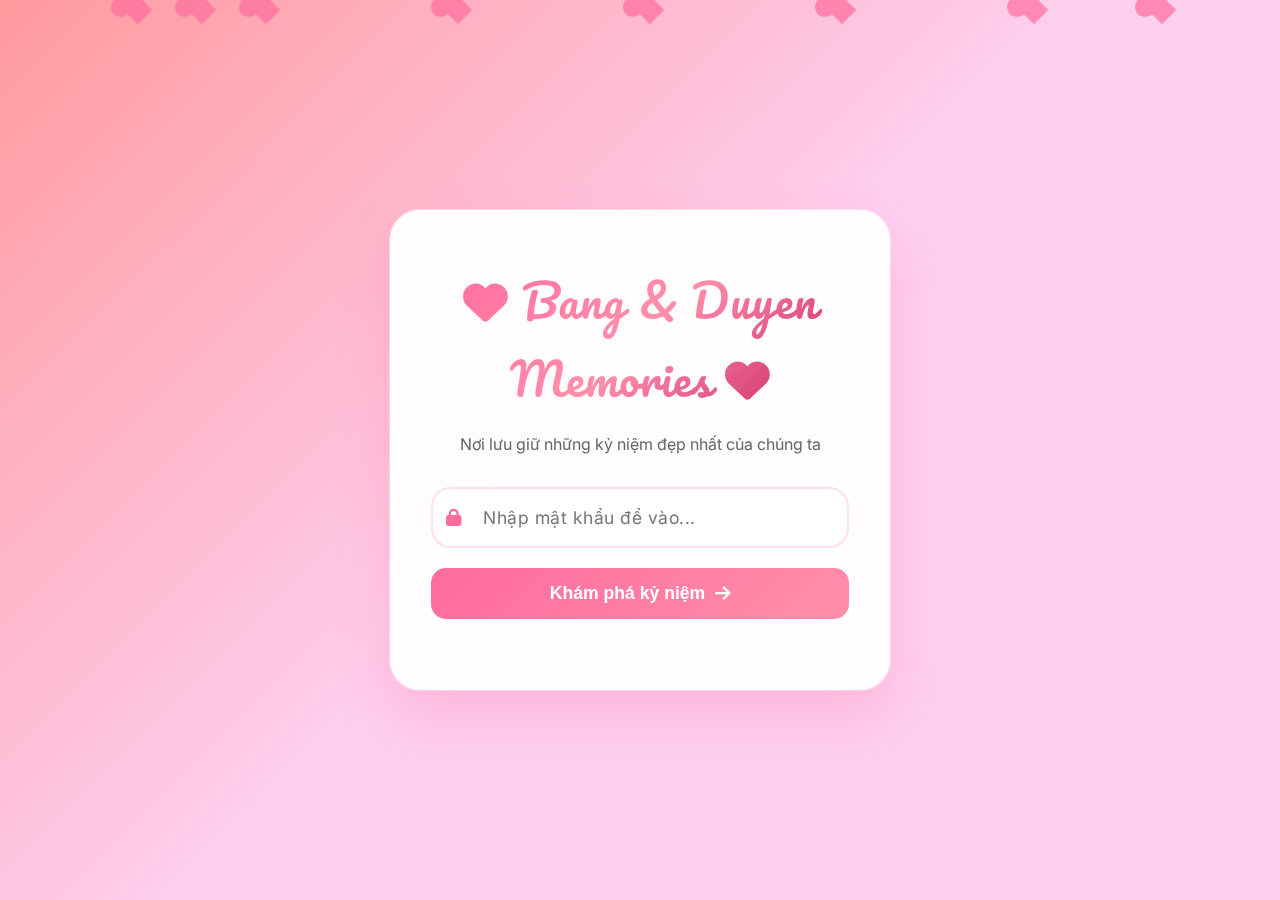
<file: timeline.html>
<!DOCTYPE html>
<html lang="vi">
<head>
    <meta charset="UTF-8">
    <meta name="viewport" content="width=device-width, initial-scale=1.0">
    <title>Timeline Tình Yêu - Bang & Duyen Memories</title>
    <link rel="stylesheet" href="style.css">
    <link rel="stylesheet" href="https://cdnjs.cloudflare.com/ajax/libs/font-awesome/6.0.0/css/all.min.css">
    <link href="https://fonts.googleapis.com/css2?family=Inter:wght@300;400;500;600;700&family=Pacifico&family=Dancing+Script:wght@400;500;600;700&family=Poppins:wght@300;400;500;600;700&display=swap" rel="stylesheet">
</head>
<body class="timeline-page">
    <!-- Background Animation -->
    <div class="background-animation">
        <div class="floating-hearts">
            <div class="heart"></div>
            <div class="heart"></div>
            <div class="heart"></div>
            <div class="heart"></div>
            <div class="heart"></div>
            <div class="heart"></div>
            <div class="heart"></div>
            <div class="heart"></div>
            <div class="heart"></div>
            <div class="heart"></div>
        </div>
    </div>

    <!-- Header -->
    <header class="timeline-header">
        <div class="container">
            <div class="header-content">
                <h1><i class="fas fa-heart"></i> Timeline Tình Yêu</h1>
                <p>Hành trình 1000 ngày yêu của Bang & Duyên</p>
            </div>
            <div class="nav-actions">
                <a href="memories.html" class="nav-btn">
                    <i class="fas fa-photo-video"></i> Kỷ Niệm
                </a>
                <a href="starmap.html" class="nav-btn">
                    <i class="fas fa-star"></i> Bản Đồ Sao
                </a>
                <a href="countdown.html" class="nav-btn">
                    <i class="fas fa-clock"></i> Đếm Ngày
                </a>
                <a href="index.html" class="nav-btn logout-btn">
                    <i class="fas fa-sign-out-alt"></i> Đăng Xuất
                </a>
            </div>
        </div>
    </header>

    <!-- Main Content -->
    <main class="timeline-content">
        <div class="container">
            <!-- Love Counter -->
            <div class="love-counter">
                <div class="counter-card">
                    <h2><i class="fas fa-calendar-heart"></i> Chúng ta đã yêu nhau được</h2>
                    <div class="counter-display">
                        <div class="counter-item">
                            <span class="counter-number" id="years">0</span>
                            <span class="counter-label">Năm</span>
                        </div>
                        <div class="counter-item">
                            <span class="counter-number" id="months">0</span>
                            <span class="counter-label">Tháng</span>
                        </div>
                        <div class="counter-item">
                            <span class="counter-number" id="days">0</span>
                            <span class="counter-label">Ngày</span>
                        </div>
                        <div class="counter-item">
                            <span class="counter-number" id="hours">0</span>
                            <span class="counter-label">Giờ</span>
                        </div>
                    </div>
                    <div class="love-progress">
                        <div class="progress-bar">
                            <div class="progress-fill" id="progressFill"></div>
                        </div>
                        <p class="progress-text">Tiến tới mục tiêu 10,000 ngày yêu nhau ❤️</p>
                    </div>
                </div>
            </div>

            <!-- Interactive Timeline -->
            <div class="interactive-timeline">
                <h2><i class="fas fa-timeline"></i> Dòng thời gian tình yêu</h2>
                <div class="timeline-controls">
                    <button class="timeline-btn active" data-filter="all">Tất cả</button>
                    <button class="timeline-btn" data-filter="milestones">Cột mốc</button>
                    <button class="timeline-btn" data-filter="dates">Hẹn hò</button>
                    <button class="timeline-btn" data-filter="trips">Du lịch</button>
                    <button class="timeline-btn" data-filter="special">Đặc biệt</button>
                </div>
                
                <div class="timeline-wrapper">
                    <div class="timeline-line"></div>
                    <div class="timeline-events" id="timelineEvents">
                        <!-- Timeline events will be loaded here -->
                    </div>
                </div>
            </div>

            <!-- Milestones -->
            <div class="milestones-section">
                <h2><i class="fas fa-trophy"></i> Những cột mốc quan trọng</h2>
                <div class="milestones-grid" id="milestonesGrid">
                    <!-- Milestones will be loaded here -->
                </div>
            </div>

            <!-- Future Plans -->
            <div class="future-plans">
                <h2><i class="fas fa-rocket"></i> Kế hoạch tương lai</h2>
                <div class="plans-container">
                    <div class="plan-item">
                        <div class="plan-icon">💍</div>
                        <h3>Đính hôn</h3>
                        <p>23/03/2025</p>
                        <div class="countdown-to-event" data-target="2025-03-23">
                            <span class="countdown-days">0</span> ngày nữa
                        </div>
                    </div>
                    <div class="plan-item">
                        <div class="plan-icon">👰</div>
                        <h3>Đám cưới</h3>
                        <p>Dự kiến 2026</p>
                        <div class="plan-status">Đang lên kế hoạch</div>
                    </div>
                    <div class="plan-item">
                        <div class="plan-icon">🏠</div>
                        <h3>Tổ ấm</h3>
                        <p>Mơ ước chung</p>
                        <div class="plan-status">Đang tiết kiệm</div>
                    </div>
                    <div class="plan-item">
                        <div class="plan-icon">✈️</div>
                        <h3>Honeymoon</h3>
                        <p>Nhật Bản</p>
                        <div class="plan-status">Trong ước mơ</div>
                    </div>
                </div>
            </div>

            <!-- Memory Stats -->
            <div class="memory-stats">
                <h2><i class="fas fa-chart-line"></i> Thống kê tình yêu</h2>
                <div class="stats-grid">
                    <div class="stat-item">
                        <div class="stat-icon">📸</div>
                        <div class="stat-number" id="totalPhotos">0</div>
                        <div class="stat-label">Ảnh chung</div>
                    </div>
                    <div class="stat-item">
                        <div class="stat-icon">📍</div>
                        <div class="stat-number" id="placesVisited">0</div>
                        <div class="stat-label">Địa điểm</div>
                    </div>
                    <div class="stat-item">
                        <div class="stat-icon">🎂</div>
                        <div class="stat-number" id="birthdays">2</div>
                        <div class="stat-label">Sinh nhật</div>
                    </div>
                    <div class="stat-item">
                        <div class="stat-icon">🎉</div>
                        <div class="stat-number" id="celebrations">0</div>
                        <div class="stat-label">Lễ kỷ niệm</div>
                    </div>
                </div>
            </div>
        </div>
    </main>

    <!-- Timeline Modal -->
    <div id="timelineModal" class="modal">
        <div class="modal-content">
            <div class="modal-header">
                <h3 class="modal-title" id="modalTitle"></h3>
                <span class="close">&times;</span>
            </div>
            <div class="modal-body" id="modalBody">
                <!-- Event details will be loaded here -->
            </div>
        </div>
    </div>

    <script src="timeline.js"></script>
</body>
</html>
</file>
<file: admin.css>
/* ===== ADMIN CSS - MODERN ROMANTIC DESIGN ===== */

:root {
  /* Primary Colors */
  --primary-pink: #ff6b9d;
  --primary-pink-light: #ff8fab;
  --primary-pink-dark: #e91e63;
  --primary-purple: #667eea;
  --primary-purple-dark: #764ba2;
  
  /* Gradient Colors */
  --gradient-primary: linear-gradient(135deg, #ff6b9d 0%, #ff8fab 25%, #667eea 75%, #764ba2 100%);
  --gradient-secondary: linear-gradient(135deg, #ffeef3 0%, #f8f4ff 100%);
  --gradient-accent: linear-gradient(135deg, #ff6b9d 0%, #c2185b 100%);
  --gradient-soft: linear-gradient(135deg, rgba(255, 107, 157, 0.1) 0%, rgba(102, 126, 234, 0.1) 100%);
  
  /* Text Colors */
  --text-primary: #2d3748;
  --text-secondary: #4a5568;
  --text-muted: #718096;
  --text-light: #a0aec0;
  
  /* Background Colors */
  --bg-white: rgba(255, 255, 255, 0.98);
  --bg-glass: rgba(255, 255, 255, 0.95);
  --bg-overlay: rgba(255, 255, 255, 0.1);
  
  /* Shadow */
  --shadow-sm: 0 4px 20px rgba(255, 107, 157, 0.1);
  --shadow-md: 0 8px 35px rgba(255, 107, 157, 0.15);
  --shadow-lg: 0 20px 60px rgba(255, 107, 157, 0.2);
  --shadow-xl: 0 25px 80px rgba(255, 107, 157, 0.3);
  
  /* Spacing */
  --spacing-xs: 0.5rem;
  --spacing-sm: 1rem;
  --spacing-md: 1.5rem;
  --spacing-lg: 2rem;
  --spacing-xl: 3rem;
  --spacing-2xl: 4rem;
  
  /* Border Radius */
  --radius-sm: 8px;
  --radius-md: 12px;
  --radius-lg: 20px;
  --radius-xl: 25px;
  --radius-full: 50px;
  
  /* Transitions */
  --transition-fast: 0.2s ease;
  --transition-normal: 0.3s ease;
  --transition-slow: 0.5s cubic-bezier(0.175, 0.885, 0.32, 1.275);
}

/* ===== GLOBAL STYLES ===== */
* {
  margin: 0;
  padding: 0;
  box-sizing: border-box;
}

body {
  font-family: 'Inter', 'Segoe UI', Tahoma, Geneva, Verdana, sans-serif;
  line-height: 1.6;
  color: var(--text-primary);
  background: var(--gradient-primary);
  min-height: 100vh;
  overflow-x: hidden;
}

.admin-page {
  position: relative;
  min-height: 100vh;
}

/* ===== BACKGROUND ANIMATION ===== */
.background-animation {
  position: fixed;
  top: 0;
  left: 0;
  width: 100%;
  height: 100%;
  pointer-events: none;
  z-index: -1;
  overflow: hidden;
}

.floating-hearts {
  position: absolute;
  width: 100%;
  height: 100%;
}

.heart {
  position: absolute;
  width: 20px;
  height: 20px;
  background: var(--primary-pink);
  transform: rotate(45deg);
  opacity: 0.3;
  animation: float 15s infinite linear;
}

.heart::before,
.heart::after {
  content: '';
  position: absolute;
  width: 20px;
  height: 20px;
  background: var(--primary-pink);
  border-radius: 50%;
}

.heart::before {
  top: -10px;
  left: 0;
}

.heart::after {
  top: 0;
  left: -10px;
}

.heart:nth-child(1) { left: 10%; animation-delay: 0s; }
.heart:nth-child(2) { left: 30%; animation-delay: 3s; }
.heart:nth-child(3) { left: 50%; animation-delay: 6s; }
.heart:nth-child(4) { left: 70%; animation-delay: 9s; }
.heart:nth-child(5) { left: 90%; animation-delay: 12s; }

@keyframes float {
  0% {
    transform: translateY(100vh) rotate(45deg) scale(0);
    opacity: 0;
  }
  10% {
    opacity: 0.3;
    transform: translateY(90vh) rotate(45deg) scale(1);
  }
  90% {
    opacity: 0.3;
    transform: translateY(-10vh) rotate(45deg) scale(1);
  }
  100% {
    transform: translateY(-20vh) rotate(45deg) scale(0);
    opacity: 0;
  }
}

/* ===== HEADER STYLES ===== */
.admin-header {
  background: var(--bg-glass);
  backdrop-filter: blur(20px);
  -webkit-backdrop-filter: blur(20px);
  border-bottom: 1px solid rgba(255, 107, 157, 0.1);
  position: sticky;
  top: 0;
  z-index: 1000;
  box-shadow: var(--shadow-sm);
}

.header-content {
  display: flex;
  align-items: center;
  justify-content: space-between;
  padding: var(--spacing-lg) 0;
  gap: var(--spacing-lg);
}

.header-brand {
  display: flex;
  align-items: center;
  gap: var(--spacing-md);
}

.brand-icon {
  width: 60px;
  height: 60px;
  background: var(--gradient-accent);
  border-radius: var(--radius-full);
  display: flex;
  align-items: center;
  justify-content: center;
  font-size: 1.5rem;
  color: white;
  box-shadow: var(--shadow-md);
  animation: pulse 2s infinite;
}

@keyframes pulse {
  0%, 100% { transform: scale(1); }
  50% { transform: scale(1.05); }
}

.brand-text .page-title {
  font-family: 'Dancing Script', cursive;
  font-size: 2.5rem;
  font-weight: 700;
  margin: 0;
  line-height: 1.2;
}

.gradient-text {
  background: var(--gradient-accent);
  -webkit-background-clip: text;
  -webkit-text-fill-color: transparent;
  background-clip: text;
  display: block;
}

.subtitle {
  font-size: 1rem;
  color: var(--text-muted);
  font-family: 'Inter', sans-serif;
  font-weight: 400;
  display: block;
  margin-top: -5px;
}

.header-actions {
  display: flex;
  align-items: center;
  gap: var(--spacing-lg);
}

.quick-nav {
  display: flex;
  gap: var(--spacing-sm);
  background: var(--bg-overlay);
  padding: var(--spacing-xs);
  border-radius: var(--radius-xl);
  backdrop-filter: blur(10px);
}

.nav-link {
  display: flex;
  align-items: center;
  gap: var(--spacing-xs);
  padding: var(--spacing-sm) var(--spacing-md);
  border-radius: var(--radius-lg);
  text-decoration: none;
  color: var(--text-secondary);
  font-weight: 500;
  font-size: 0.9rem;
  transition: var(--transition-normal);
  position: relative;
}

.nav-link:hover {
  background: rgba(255, 107, 157, 0.1);
  color: var(--primary-pink);
  transform: translateY(-2px);
}

.nav-link i {
  font-size: 1rem;
}

.back-btn {
  display: flex;
  align-items: center;
  gap: var(--spacing-xs);
  padding: var(--spacing-sm) var(--spacing-lg);
  background: var(--gradient-accent);
  color: white;
  text-decoration: none;
  border-radius: var(--radius-xl);
  font-weight: 600;
  box-shadow: var(--shadow-md);
  transition: var(--transition-slow);
}

.back-btn:hover {
  transform: translateY(-3px);
  box-shadow: var(--shadow-lg);
}

/* ===== CONTAINER STYLES ===== */
.admin-container {
  max-width: 1400px;
  margin: 0 auto;
  padding: 0 var(--spacing-lg);
}

.admin-layout {
  display: grid;
  grid-template-columns: 1fr 400px;
  gap: var(--spacing-xl);
  padding: var(--spacing-xl) 0;
}

/* ===== SECTION STYLES ===== */
.section-header {
  display: flex;
  align-items: center;
  gap: var(--spacing-md);
  margin-bottom: var(--spacing-xl);
}

.section-icon {
  width: 60px;
  height: 60px;
  background: var(--gradient-accent);
  border-radius: var(--radius-full);
  display: flex;
  align-items: center;
  justify-content: center;
  font-size: 1.5rem;
  color: white;
  box-shadow: var(--shadow-md);
}

.section-title-wrapper {
  flex-grow: 1;
}

.section-title {
  font-family: 'Dancing Script', cursive;
  font-size: 2.2rem;
  font-weight: 700;
  color: var(--text-primary);
  margin: 0 0 var(--spacing-xs) 0;
  background: var(--gradient-accent);
  -webkit-background-clip: text;
  -webkit-text-fill-color: transparent;
  background-clip: text;
}

.section-subtitle {
  color: var(--text-muted);
  font-size: 1rem;
  margin: 0;
}

.section-actions {
  display: flex;
  gap: var(--spacing-md);
  align-items: center;
}

/* ===== FORM STYLES ===== */
.form-container {
  background: var(--bg-glass);
  backdrop-filter: blur(20px);
  -webkit-backdrop-filter: blur(20px);
  border: 1px solid rgba(255, 255, 255, 0.2);
  border-radius: var(--radius-xl);
  padding: var(--spacing-2xl);
  box-shadow: var(--shadow-lg);
}

.form-sections {
  display: flex;
  flex-direction: column;
  gap: var(--spacing-xl);
}

.form-section {
  position: relative;
}

.section-header-small {
  display: flex;
  align-items: center;
  gap: var(--spacing-sm);
  margin-bottom: var(--spacing-lg);
  padding-bottom: var(--spacing-sm);
  border-bottom: 2px solid rgba(255, 107, 157, 0.1);
}

.section-header-small i {
  color: var(--primary-pink);
  font-size: 1.2rem;
}

.section-header-small h3 {
  font-family: 'Dancing Script', cursive;
  font-size: 1.5rem;
  font-weight: 600;
  color: var(--text-primary);
  margin: 0;
}

.form-row {
  display: grid;
  grid-template-columns: 1fr 1fr;
  gap: var(--spacing-lg);
}

.form-group {
  position: relative;
  margin-bottom: var(--spacing-lg);
}

.form-label {
  display: flex;
  align-items: center;
  gap: var(--spacing-xs);
  color: var(--text-primary);
  font-weight: 600;
  margin-bottom: var(--spacing-sm);
  font-size: 0.95rem;
}

.form-label i {
  color: var(--primary-pink);
  font-size: 0.9rem;
}

.form-input {
  width: 100%;
  padding: var(--spacing-md) var(--spacing-lg);
  border: 2px solid rgba(255, 107, 157, 0.2);
  border-radius: var(--radius-lg);
  font-size: 1rem;
  font-family: inherit;
  background: rgba(255, 255, 255, 0.8);
  transition: var(--transition-normal);
  color: var(--text-primary);
}

.form-input:focus {
  outline: none;
  border-color: var(--primary-pink);
  background: rgba(255, 255, 255, 1);
  box-shadow: 0 0 0 4px rgba(255, 107, 157, 0.1);
  transform: translateY(-2px);
}

.form-input::placeholder {
  color: var(--text-light);
}

.form-textarea {
  min-height: 120px;
  resize: vertical;
  font-family: inherit;
}

.form-select {
  appearance: none;
  background-image: url("data:image/svg+xml,%3csvg xmlns='http://www.w3.org/2000/svg' fill='none' viewBox='0 0 20 20'%3e%3cpath stroke='%23ff6b9d' stroke-linecap='round' stroke-linejoin='round' stroke-width='2' d='m6 8 4 4 4-4'/%3e%3c/svg%3e");
  background-position: right 16px center;
  background-repeat: no-repeat;
  background-size: 16px;
  padding-right: 50px;
  cursor: pointer;
}

/* ===== TOGGLE SWITCH ===== */
.toggle-group {
  margin-bottom: var(--spacing-lg);
}

.toggle-switch {
  display: flex;
  align-items: center;
  gap: var(--spacing-md);
  cursor: pointer;
  user-select: none;
}

.toggle-switch input {
  opacity: 0;
  width: 0;
  height: 0;
}

.toggle-slider {
  position: relative;
  width: 60px;
  height: 34px;
  background: #ccc;
  border-radius: 34px;
  transition: var(--transition-normal);
}

.toggle-slider::before {
  content: "";
  position: absolute;
  height: 26px;
  width: 26px;
  left: 4px;
  bottom: 4px;
  background: white;
  border-radius: 50%;
  transition: var(--transition-normal);
}

.toggle-switch input:checked + .toggle-slider {
  background: var(--primary-pink);
}

.toggle-switch input:checked + .toggle-slider::before {
  transform: translateX(26px);
}

.toggle-label {
  font-weight: 600;
  color: var(--text-primary);
}

/* ===== IMAGE UPLOAD ===== */
.image-upload-section {
  background: rgba(255, 107, 157, 0.05);
  border-radius: var(--radius-lg);
  padding: var(--spacing-lg);
  border: 2px dashed rgba(255, 107, 157, 0.2);
  transition: var(--transition-normal);
}

.upload-area {
  border: 2px dashed rgba(255, 107, 157, 0.3);
  border-radius: var(--radius-lg);
  padding: var(--spacing-2xl);
  text-align: center;
  cursor: pointer;
  transition: var(--transition-normal);
  background: rgba(255, 255, 255, 0.5);
}

.upload-area:hover {
  border-color: var(--primary-pink);
  background: rgba(255, 107, 157, 0.1);
  transform: translateY(-2px);
}

.upload-content {
  display: flex;
  flex-direction: column;
  align-items: center;
  gap: var(--spacing-md);
}

.upload-icon {
  font-size: 3rem;
  color: var(--primary-pink);
}

.upload-content h4 {
  font-size: 1.2rem;
  color: var(--text-primary);
  margin: 0;
}

.upload-content p {
  color: var(--text-muted);
  margin: 0;
}

.image-preview {
  display: grid;
  grid-template-columns: repeat(auto-fit, minmax(120px, 1fr));
  gap: var(--spacing-md);
  margin-top: var(--spacing-lg);
}

.preview-image {
  position: relative;
  aspect-ratio: 1;
  border-radius: var(--radius-md);
  overflow: hidden;
  box-shadow: var(--shadow-sm);
}

.preview-image img {
  width: 100%;
  height: 100%;
  object-fit: cover;
}

.preview-image .remove-btn {
  position: absolute;
  top: 5px;
  right: 5px;
  width: 24px;
  height: 24px;
  background: rgba(255, 255, 255, 0.9);
  border: none;
  border-radius: 50%;
  cursor: pointer;
  display: flex;
  align-items: center;
  justify-content: center;
  color: var(--primary-pink-dark);
  font-size: 0.8rem;
  transition: var(--transition-fast);
}

.preview-image .remove-btn:hover {
  background: var(--primary-pink-dark);
  color: white;
}

/* Button Styles */
.admin-btn {
  background: linear-gradient(135deg, #ff6b9d 0%, #ff8fab 50%, #c2185b 100%);
  color: white;
  border: none;
  padding: 15px 30px;
  border-radius: 25px;
  font-size: 1rem;
  font-weight: 600;
  cursor: pointer;
  transition: all 0.4s cubic-bezier(0.175, 0.885, 0.32, 1.275);
  display: inline-flex;
  align-items: center;
  gap: 10px;
  box-shadow: 0 8px 25px rgba(255, 107, 157, 0.35);
  position: relative;
  overflow: hidden;
}

.admin-btn::before {
  content: "";
  position: absolute;
  top: 0;
  left: -100%;
  width: 100%;
  height: 100%;
  background: linear-gradient(
    90deg,
    transparent,
    rgba(255, 255, 255, 0.3),
    transparent
  );
  transition: left 0.6s ease;
}

.admin-btn:hover::before {
  left: 100%;
}

.admin-btn:hover {
  transform: translateY(-3px) scale(1.05);
  box-shadow: 0 15px 40px rgba(255, 107, 157, 0.45);
}

.admin-btn-secondary {
  background: linear-gradient(135deg, #667eea 0%, #764ba2 100%);
  box-shadow: 0 8px 25px rgba(102, 126, 234, 0.35);
}

.admin-btn-secondary:hover {
  box-shadow: 0 15px 40px rgba(102, 126, 234, 0.45);
}

.admin-btn-danger {
  background: linear-gradient(135deg, #e91e63 0%, #f06292 100%);
  box-shadow: 0 8px 25px rgba(233, 30, 99, 0.35);
}

.admin-btn-danger:hover {
  box-shadow: 0 15px 40px rgba(233, 30, 99, 0.45);
}

/* Table Styles */
.admin-table {
  background: rgba(255, 255, 255, 0.98);
  backdrop-filter: blur(25px);
  border-radius: 20px;
  overflow: hidden;
  box-shadow: 0 15px 40px rgba(255, 107, 157, 0.15);
  border: 1px solid rgba(255, 255, 255, 0.4);
  margin-bottom: 30px;
}

.table-header {
  background: linear-gradient(135deg, #ff6b9d, #ff8fab);
  color: white;
  padding: 20px 30px;
  font-weight: 600;
  font-size: 1.1rem;
}

.table-content {
  padding: 0;
}

.table {
  width: 100%;
  border-collapse: collapse;
}

.table th {
  background: rgba(255, 107, 157, 0.1);
  color: #2d3748;
  padding: 15px 20px;
  text-align: left;
  font-weight: 600;
  font-size: 0.9rem;
  text-transform: uppercase;
  letter-spacing: 0.5px;
}

.table td {
  padding: 15px 20px;
  border-bottom: 1px solid rgba(255, 107, 157, 0.1);
  color: #4a5568;
}

.table tr:hover {
  background: rgba(255, 107, 157, 0.05);
}

.table tr:last-child td {
  border-bottom: none;
}

/* Action Buttons */
.action-buttons {
  display: flex;
  gap: 8px;
  align-items: center;
}

.action-btn {
  width: 35px;
  height: 35px;
  border-radius: 50%;
  border: none;
  display: flex;
  align-items: center;
  justify-content: center;
  font-size: 0.9rem;
  cursor: pointer;
  transition: all 0.3s ease;
}

.action-btn-edit {
  background: linear-gradient(135deg, #667eea, #764ba2);
  color: white;
  box-shadow: 0 4px 12px rgba(102, 126, 234, 0.3);
}

.action-btn-edit:hover {
  transform: scale(1.1);
  box-shadow: 0 6px 18px rgba(102, 126, 234, 0.4);
}

.action-btn-delete {
  background: linear-gradient(135deg, #e91e63, #f06292);
  color: white;
  box-shadow: 0 4px 12px rgba(233, 30, 99, 0.3);
}

.action-btn-delete:hover {
  transform: scale(1.1);
  box-shadow: 0 6px 18px rgba(233, 30, 99, 0.4);
}

/* Upload Progress */
.upload-progress {
  background: rgba(255, 107, 157, 0.1);
  border-radius: 10px;
  height: 8px;
  margin-top: 15px;
  overflow: hidden;
}

.upload-progress-bar {
  height: 100%;
  background: linear-gradient(135deg, #ff6b9d, #ff8fab);
  border-radius: 10px;
  transition: width 0.3s ease;
  position: relative;
}

.upload-progress-bar::after {
  content: "";
  position: absolute;
  top: 0;
  left: 0;
  right: 0;
  bottom: 0;
  background: linear-gradient(
    90deg,
    transparent,
    rgba(255, 255, 255, 0.3),
    transparent
  );
  animation: shimmer 2s infinite;
}

@keyframes shimmer {
  0% {
    transform: translateX(-100%);
  }
  100% {
    transform: translateX(100%);
  }
}

/* Love Rules Section */
.love-rules-section {
  padding: 60px 0;
  background: linear-gradient(
    135deg,
    rgba(255, 255, 255, 0.95) 0%,
    rgba(255, 107, 157, 0.05) 100%
  );
  border-top: 1px solid rgba(255, 107, 157, 0.1);
}

.rules-grid {
  display: grid;
  grid-template-columns: repeat(auto-fit, minmax(350px, 1fr));
  gap: 30px;
  margin-top: 40px;
}

.rule-card {
  background: rgba(255, 255, 255, 0.95);
  backdrop-filter: blur(15px);
  -webkit-backdrop-filter: blur(15px);
  border: 1px solid rgba(255, 107, 157, 0.15);
  border-radius: 25px;
  padding: 30px;
  position: relative;
  overflow: hidden;
  transition: all 0.4s cubic-bezier(0.175, 0.885, 0.32, 1.275);
  box-shadow: 0 10px 40px rgba(255, 107, 157, 0.08),
    0 2px 20px rgba(0, 0, 0, 0.03);
}

.rule-card:hover {
  transform: translateY(-8px) scale(1.02);
  box-shadow: 0 20px 60px rgba(255, 107, 157, 0.15),
    0 8px 30px rgba(0, 0, 0, 0.05);
  border-color: rgba(255, 107, 157, 0.3);
}

.rule-card::before {
  content: "";
  position: absolute;
  top: 0;
  left: 0;
  right: 0;
  height: 4px;
  background: linear-gradient(90deg, #ff6b9d, #ff8fab, #ffa8e4);
  border-radius: 25px 25px 0 0;
}

.rule-card.special::before {
  background: linear-gradient(90deg, #ff6b9d, #ff1744, #e91e63);
}

.rule-card.important::before {
  background: linear-gradient(90deg, #ff6b9d, #ff9800, #ffc107);
}

.rule-number {
  width: 50px;
  height: 50px;
  background: linear-gradient(135deg, #ff6b9d, #ff8fab);
  border-radius: 50%;
  display: flex;
  align-items: center;
  justify-content: center;
  font-weight: 700;
  font-size: 1.2rem;
  color: white;
  margin-bottom: 20px;
  box-shadow: 0 4px 15px rgba(255, 107, 157, 0.3);
}

.rule-card.special .rule-number {
  background: linear-gradient(135deg, #ff6b9d, #ff1744);
  font-size: 1.5rem;
}

.rule-card.important .rule-number {
  background: linear-gradient(135deg, #ff6b9d, #ff9800);
  font-size: 1.3rem;
}

.rule-content h3 {
  font-family: "Dancing Script", cursive;
  font-size: 1.4rem;
  color: #2c3e50;
  margin-bottom: 15px;
  font-weight: 600;
}

.rule-content p {
  color: #555;
  line-height: 1.7;
  margin-bottom: 10px;
  font-size: 0.95rem;
}

.rule-content strong {
  color: #ff6b9d;
  font-weight: 600;
}

/* Location Section for Starmap */
.location-section {
  padding: 50px 0;
  background: rgba(255, 255, 255, 0.05);
  margin: 40px 0;
  border-radius: 25px;
  backdrop-filter: blur(15px);
  -webkit-backdrop-filter: blur(15px);
}

.location-info {
  display: grid;
  grid-template-columns: repeat(auto-fit, minmax(300px, 1fr));
  gap: 30px;
  margin-top: 30px;
}

.location-card {
  background: rgba(255, 255, 255, 0.1);
  backdrop-filter: blur(20px);
  -webkit-backdrop-filter: blur(20px);
  border: 1px solid rgba(255, 255, 255, 0.2);
  border-radius: 20px;
  padding: 30px;
  text-align: center;
  transition: all 0.3s ease;
}

.location-card:hover {
  transform: translateY(-5px);
  box-shadow: 0 15px 35px rgba(255, 255, 255, 0.1);
}

.location-icon {
  font-size: 2.5rem;
  margin-bottom: 15px;
}

.location-card h4 {
  color: #fff;
  font-size: 1.3rem;
  margin-bottom: 15px;
  font-family: "Dancing Script", cursive;
}

.location-card p {
  color: #ddd;
  line-height: 1.6;
  margin-bottom: 8px;
}

.location-card i {
  color: #ff6b9d;
  margin-right: 8px;
}

/* Responsive Design */
@media (max-width: 768px) {
  .admin-header h1 {
    font-size: 2.2rem;
  }

  .admin-nav-items {
    flex-direction: column;
    align-items: center;
  }

  .admin-nav-btn {
    width: 100%;
    max-width: 300px;
    justify-content: center;
  }

  .dashboard-grid {
    grid-template-columns: 1fr;
    gap: 20px;
  }

  .form-grid {
    grid-template-columns: 1fr;
    gap: 20px;
  }

  .admin-form {
    padding: 25px 20px;
  }

  .table-responsive {
    overflow-x: auto;
  }

  .table {
    min-width: 600px;
  }

  .action-buttons {
    flex-direction: column;
    gap: 5px;
  }

  .rules-grid {
    grid-template-columns: 1fr;
    gap: 20px;
  }

  .rule-card {
    padding: 25px 20px;
  }

  .rule-content h3 {
    font-size: 1.2rem;
  }

  .rule-content p {
    font-size: 0.9rem;
  }

  .location-info {
    grid-template-columns: 1fr;
    gap: 20px;
  }

  .location-card {
    padding: 25px 20px;
  }
}

@media (max-width: 480px) {
  .admin-header h1 {
    font-size: 1.8rem;
  }

  .admin-container {
    padding: 0 15px;
  }

  .admin-form {
    padding: 20px 15px;
  }

  .dashboard-card {
    padding: 20px;
  }

  .admin-btn {
    width: 100%;
    justify-content: center;
  }
}
</file>
<file: starmap.css>
/* Starmap CSS - Giao diện đẹp cho Bản Đồ Sao */

/* Custom CSS Variables */
:root {
  --primary-gradient: linear-gradient(135deg, #667eea 0%, #764ba2 25%, #667eea 50%, #764ba2 75%, #667eea 100%);
  --cosmic-gradient: linear-gradient(135deg, #0c0c0c 0%, #1a1a2e 25%, #16213e 50%, #0f3460 75%, #533483 100%);
  --love-gradient: linear-gradient(135deg, #ff6b9d 0%, #c471ed 25%, #764ba2 50%, #667eea 75%, #ff6b9d 100%);
  --glass-bg: rgba(255, 255, 255, 0.08);
  --glass-border: rgba(255, 255, 255, 0.18);
  --cosmic-glow: 0 0 30px rgba(102, 126, 234, 0.4), 0 0 60px rgba(118, 75, 162, 0.2);
  --love-glow: 0 0 25px rgba(255, 107, 157, 0.5), 0 0 50px rgba(196, 113, 237, 0.3);
}

/* Starmap Specific Styles */
.starmap-page {
  background: 
    radial-gradient(ellipse at top, rgba(102, 126, 234, 0.1) 0%, transparent 70%),
    radial-gradient(ellipse at bottom, rgba(118, 75, 162, 0.1) 0%, transparent 70%),
    var(--cosmic-gradient);
  background-attachment: fixed;
  min-height: 100vh;
  overflow-x: hidden;
  position: relative;
  color: white;
  font-family: 'Poppins', sans-serif;
}

/* Animated starfield background */
.starmap-page::before {
  content: '';
  position: fixed;
  top: 0;
  left: 0;
  width: 100%;
  height: 100%;
  background-image: 
    radial-gradient(2px 2px at 20px 30px, #eee, transparent),
    radial-gradient(2px 2px at 40px 70px, rgba(255,255,255,0.8), transparent),
    radial-gradient(1px 1px at 90px 40px, #fff, transparent),
    radial-gradient(1px 1px at 130px 80px, rgba(255,255,255,0.6), transparent),
    radial-gradient(2px 2px at 160px 30px, #ddd, transparent);
  background-repeat: repeat;
  background-size: 200px 100px;
  animation: sparkle 20s linear infinite;
  z-index: -1;
  opacity: 0.7;
}

@keyframes sparkle {
  from { transform: translateX(0); }
  to { transform: translateX(200px); }
}

/* Starmap Header */
.starmap-header {
  background: 
    linear-gradient(135deg, rgba(102, 126, 234, 0.15) 0%, rgba(118, 75, 162, 0.15) 100%),
    rgba(12, 12, 12, 0.92);
  backdrop-filter: blur(30px);
  -webkit-backdrop-filter: blur(30px);
  padding: 35px 0;
  box-shadow: 
    0 8px 40px rgba(102, 126, 234, 0.2),
    0 2px 20px rgba(0, 0, 0, 0.4),
    inset 0 1px 0 rgba(255, 255, 255, 0.1);
  position: sticky;
  top: 0;
  z-index: 1000;
  /* border-bottom: 1px solid rgba(102, 126, 234, 0.3);
  border-top: 2px solid rgba(102, 126, 234, 0.5);  */
}

.header-content {
  text-align: center;
  max-width: 1200px;
  margin: 0 auto;
  padding: 0 20px;
}

.header-actions {
  display: flex;
  justify-content: center;
  gap: 15px;
  margin-top: 20px;
  flex-wrap: wrap;
}

.back-btn {
  display: inline-flex;
  align-items: center;
  gap: 8px;
  background: 
    linear-gradient(135deg, rgba(255, 255, 255, 0.15) 0%, rgba(255, 255, 255, 0.05) 100%),
    var(--glass-bg);
  backdrop-filter: blur(15px);
  -webkit-backdrop-filter: blur(15px);
  border: 1px solid var(--glass-border);
  border-radius: 25px;
  padding: 12px 20px;
  color: white;
  text-decoration: none;
  font-size: 0.9rem;
  font-weight: 500;
  transition: all 0.3s cubic-bezier(0.4, 0, 0.2, 1);
  box-shadow: 0 4px 15px rgba(0, 0, 0, 0.1);
}

.back-btn:hover {
  transform: translateY(-2px);
  background: 
    linear-gradient(135deg, rgba(255, 255, 255, 0.2) 0%, rgba(255, 255, 255, 0.1) 100%),
    var(--glass-bg);
  box-shadow: 0 8px 25px rgba(0, 0, 0, 0.15);
}

.back-btn i {
  color: #ff6b9d;
  filter: drop-shadow(0 0 8px rgba(255, 107, 157, 0.3));
}

.page-title {
  font-family: "Dancing Script", cursive;
  font-size: clamp(2.2rem, 5vw, 3.5rem);
  font-weight: 700;
  color: transparent;
  background: var(--primary-gradient);
  background-size: 200% 200%;
  -webkit-background-clip: text;
  background-clip: text;
  text-shadow: var(--cosmic-glow);
  margin: 0 0 10px 0;
  animation: gradientShift 4s ease-in-out infinite, titleGlow 3s ease-in-out infinite alternate;
  letter-spacing: 1px;
}

.page-title i {
  color: #ff6b9d;
  filter: drop-shadow(var(--love-glow));
  animation: heartbeat 2s ease-in-out infinite;
}

.page-title i:first-child {
  margin-right: 15px;
  animation: starRotate 4s linear infinite;
}

.page-title i:last-child {
  margin-left: 15px;
  animation: heartbeat 2s ease-in-out infinite;
}

@keyframes starRotate {
  from { transform: rotate(0deg); }
  to { transform: rotate(360deg); }
}

.page-subtitle {
  font-size: 1.2rem;
  color: rgba(255, 255, 255, 0.8);
  font-weight: 300;
  margin-top: 10px;
  text-shadow: 0 2px 10px rgba(0, 0, 0, 0.5);
}

.header-actions {
  text-align: center;
  margin-top: 20px;
}

.back-btn {
  display: inline-flex;
  align-items: center;
  gap: 10px;
  background: var(--glass-bg);
  border: 1px solid var(--glass-border);
  color: white;
  padding: 12px 24px;
  border-radius: 25px;
  text-decoration: none;
  font-weight: 500;
  transition: all 0.3s ease;
  backdrop-filter: blur(10px);
  box-shadow: 0 4px 15px rgba(0, 0, 0, 0.2);
}

.back-btn:hover {
  background: rgba(102, 126, 234, 0.2);
  border-color: rgba(102, 126, 234, 0.5);
  transform: translateY(-2px);
  box-shadow: 0 8px 25px rgba(102, 126, 234, 0.3);
  color: white;
}

@keyframes gradientShift {
  0%, 100% { background-position: 0% 50%; }
  50% { background-position: 100% 50%; }
}

@keyframes titleGlow {
  from { filter: brightness(1) drop-shadow(var(--cosmic-glow)); }
  to { filter: brightness(1.2) drop-shadow(0 0 40px rgba(102, 126, 234, 0.6)); }
}

@keyframes heartbeat {
  0%, 100% { transform: scale(1); }
  50% { transform: scale(1.1); }
}

/* Star Background Animation */
.stars-background {
  position: fixed;
  top: 0;
  left: 0;
  width: 100%;
  height: 100%;
  pointer-events: none;
  z-index: -1;
}

.star {
  position: absolute;
  width: 2px;
  height: 2px;
  background: white;
  border-radius: 50%;
  animation: twinkle 3s infinite;
}

.star.bright {
  width: 3px;
  height: 3px;
  box-shadow: 0 0 10px rgba(255, 255, 255, 0.8);
}

.star.dim {
  opacity: 0.3;
}

@keyframes twinkle {
  0%,
  100% {
    opacity: 0.3;
    transform: scale(1);
  }
  50% {
    opacity: 1;
    transform: scale(1.2);
  }
}

/* Main Starmap Container */
.starmap-container {
  max-width: 1200px;
  margin: 0 auto;
  padding: 60px 20px;
}

/* Section styling */
.section-title {
  font-family: "Dancing Script", cursive;
  font-size: clamp(2rem, 4vw, 2.8rem);
  color: transparent;
  background: var(--primary-gradient);
  background-size: 200% 200%;
  -webkit-background-clip: text;
  background-clip: text;
  text-align: center;
  margin-bottom: 40px;
  text-shadow: var(--cosmic-glow);
  animation: gradientShift 4s ease-in-out infinite;
  font-weight: 600;
}

.section-title i {
  color: #ff6b9d;
  filter: drop-shadow(var(--love-glow));
}

/* Constellation Map Section */
.constellation-map-section {
  margin-bottom: 80px;
}

.constellation-container {
  background: 
    radial-gradient(ellipse at center, rgba(102, 126, 234, 0.1) 0%, transparent 70%),
    var(--glass-bg);
  backdrop-filter: blur(20px);
  border-radius: 30px;
  padding: 50px;
  border: 1px solid var(--glass-border);
  box-shadow: 
    0 20px 60px rgba(0, 0, 0, 0.3),
    0 8px 30px rgba(102, 126, 234, 0.1),
    inset 0 1px 0 rgba(255, 255, 255, 0.1);
  position: relative;
  overflow: hidden;
}

.constellation-container::before {
  content: '';
  position: absolute;
  top: 0;
  left: 0;
  right: 0;
  bottom: 0;
  background: 
    radial-gradient(circle at 20% 20%, rgba(102, 126, 234, 0.1) 0%, transparent 50%),
    radial-gradient(circle at 80% 80%, rgba(118, 75, 162, 0.1) 0%, transparent 50%);
  z-index: -1;
}

.constellation-canvas {
  position: relative;
  min-height: 500px;
  background: 
    radial-gradient(ellipse at 30% 30%, rgba(25, 25, 112, 0.3) 0%, transparent 50%),
    radial-gradient(ellipse at 70% 70%, rgba(72, 61, 139, 0.3) 0%, transparent 50%),
    radial-gradient(ellipse at center, rgba(0, 0, 0, 0.9) 0%, rgba(0, 0, 0, 0.95) 100%);
  border-radius: 20px;
  border: 2px solid rgba(102, 126, 234, 0.3);
  overflow: hidden;
  display: flex;
  align-items: center;
  justify-content: space-between;
  padding: 40px;
  box-shadow: 
    inset 0 0 50px rgba(0, 0, 0, 0.8),
    0 10px 30px rgba(0, 0, 0, 0.5),
    0 0 100px rgba(102, 126, 234, 0.1);
}

.constellation {
  flex: 1;
  position: relative;
  text-align: center;
  max-width: 45%;
  margin: 0 20px;
}

.constellation-name {
  font-family: "Dancing Script", cursive;
  font-size: 1.8rem;
  color: #fff;
  margin-bottom: 30px;
  text-shadow: 0 0 20px rgba(255, 255, 255, 0.5);
  font-weight: 600;
}

.scorpio-constellation .constellation-name {
  color: #ff6b9d;
  text-shadow: var(--love-glow);
}

.libra-constellation .constellation-name {
  color: #87CEEB;
  text-shadow: 0 0 20px rgba(135, 206, 235, 0.6);
}

.stars-container {
  position: relative;
  height: 300px;
  margin-bottom: 20px;
}

.constellation .star {
  position: absolute;
  color: #fff;
  font-size: 1.2rem;
  text-shadow: 0 0 10px rgba(255, 255, 255, 0.8);
  animation: starTwinkle 2s ease-in-out infinite alternate;
  cursor: pointer;
  transition: all 0.3s ease;
}

.constellation .star:hover {
  transform: scale(1.3);
  text-shadow: 0 0 20px rgba(255, 255, 255, 1);
}

.constellation .major-star {
  font-size: 2rem;
  color: #ffd700;
  text-shadow: 0 0 20px rgba(255, 215, 0, 0.8);
}

.scorpio-constellation .major-star {
  color: #ff6b9d;
  text-shadow: var(--love-glow);
}

.libra-constellation .major-star {
  color: #87CEEB;
  text-shadow: 0 0 20px rgba(135, 206, 235, 0.8);
}

@keyframes starTwinkle {
  0% { opacity: 0.7; transform: scale(1); }
  100% { opacity: 1; transform: scale(1.1); }
}

.constellation-lines svg {
  position: absolute;
  top: 0;
  left: 0;
  width: 100%;
  height: 100%;
  pointer-events: none;
}

.constellation-lines path {
  stroke-dasharray: 5, 5;
  animation: drawLine 3s ease-in-out infinite;
}

@keyframes drawLine {
  0%, 100% { stroke-dashoffset: 0; opacity: 0.7; }
  50% { stroke-dashoffset: -10; opacity: 1; }
}

.constellation-info {
  background: 
    linear-gradient(135deg, rgba(255, 255, 255, 0.08) 0%, rgba(255, 255, 255, 0.03) 100%),
    rgba(0, 0, 0, 0.4);
  border-radius: 18px;
  padding: 25px;
  border: 1px solid rgba(255, 255, 255, 0.15);
  backdrop-filter: blur(15px);
  margin-top: 20px;
  box-shadow: 0 8px 25px rgba(0, 0, 0, 0.2);
}

.constellation-info p {
  margin: 10px 0;
  font-size: 0.95rem;
  color: rgba(255, 255, 255, 0.9);
  line-height: 1.6;
}

.constellation-info strong {
  color: #fff;
  font-weight: 600;
}

/* Cosmic Connection */
.cosmic-connection {
  position: absolute;
  top: 50%;
  left: 50%;
  transform: translate(-50%, -50%);
  z-index: 10;
  display: flex;
  flex-direction: column;
  align-items: center;
  gap: 10px;
}

.cosmic-line {
  width: 200px;
  height: 2px;
  background: var(--love-gradient);
  background-size: 200% 200%;
  animation: gradientShift 3s ease-in-out infinite, cosmicPulse 2s ease-in-out infinite;
  border-radius: 2px;
  box-shadow: 0 0 20px rgba(255, 107, 157, 0.5);
}

.connection-heart {
  position: absolute;
  top: 50%;
  left: 50%;
  transform: translate(-50%, -50%);
  font-size: 2rem;
  z-index: 11;
}

.pulsing-heart {
  animation: heartPulse 1.5s ease-in-out infinite;
  filter: drop-shadow(var(--love-glow));
}

@keyframes cosmicPulse {
  0%, 100% { opacity: 0.7; transform: scaleX(1); }
  50% { opacity: 1; transform: scaleX(1.1); }
}

@keyframes heartPulse {
  0%, 100% { transform: scale(1); }
  50% { transform: scale(1.2); }
}

/* Location Section */
.location-section {
  padding: 60px 0;
  background: 
    linear-gradient(135deg, rgba(255, 255, 255, 0.08) 0%, rgba(255, 255, 255, 0.03) 100%),
    var(--glass-bg);
  margin: 80px 0;
  border-radius: 30px;
  backdrop-filter: blur(20px);
  -webkit-backdrop-filter: blur(20px);
  border: 1px solid var(--glass-border);
  box-shadow: 
    0 20px 60px rgba(0, 0, 0, 0.1),
    0 8px 30px rgba(102, 126, 234, 0.05);
}

.location-section h3 {
  color: transparent;
  background: var(--primary-gradient);
  background-size: 200% 200%;
  -webkit-background-clip: text;
  background-clip: text;
  text-align: center;
  font-family: "Dancing Script", cursive;
  font-size: 2.5rem;
  margin-bottom: 40px;
  animation: gradientShift 4s ease-in-out infinite;
  font-weight: 600;
}

.location-info {
  display: grid;
  grid-template-columns: repeat(auto-fit, minmax(300px, 1fr));
  gap: 30px;
  margin-top: 40px;
  padding: 0 40px;
}

.location-card {
  background: 
    linear-gradient(135deg, rgba(255, 255, 255, 0.12) 0%, rgba(255, 255, 255, 0.08) 100%),
    var(--glass-bg);
  backdrop-filter: blur(25px);
  -webkit-backdrop-filter: blur(25px);
  border: 1px solid var(--glass-border);
  border-radius: 25px;
  padding: 30px 25px;
  text-align: center;
  transition: all 0.4s cubic-bezier(0.4, 0, 0.2, 1);
  position: relative;
  overflow: hidden;
  box-shadow: 
    0 10px 30px rgba(0, 0, 0, 0.1),
    0 1px 8px rgba(0, 0, 0, 0.2);
  min-height: 180px;
  display: flex;
  flex-direction: column;
  justify-content: space-between;
}

.location-card::before {
  content: "";
  position: absolute;
  top: 0;
  left: 0;
  right: 0;
  height: 4px;
  background: var(--primary-gradient);
  border-radius: 25px 25px 0 0;
}

.location-card:hover {
  transform: translateY(-8px) scale(1.02);
  box-shadow: 
    0 25px 60px rgba(0, 0, 0, 0.2),
    0 15px 35px rgba(102, 126, 234, 0.15);
  border-color: rgba(102, 126, 234, 0.4);
}

.location-card::after {
  content: '';
  position: absolute;
  top: 0;
  left: 0;
  right: 0;
  bottom: 0;
  background: linear-gradient(45deg, transparent 30%, rgba(255, 255, 255, 0.1) 50%, transparent 70%);
  transform: translateX(-100%);
  transition: transform 0.8s ease;
}

.location-card:hover::after {
  transform: translateX(100%);
}

.location-icon {
  font-size: 3rem;
  margin-bottom: 20px;
  display: block;
  filter: drop-shadow(0 5px 15px rgba(102, 126, 234, 0.3));
}

.location-card h4 {
  color: #fff;
  font-size: 1.5rem;
  margin-bottom: 20px;
  font-family: "Dancing Script", cursive;
  font-weight: 600;
  text-shadow: 0 2px 10px rgba(0, 0, 0, 0.3);
}

.location-card p {
  color: rgba(255, 255, 255, 0.8);
  line-height: 1.7;
  margin-bottom: 12px;
  font-size: 0.95rem;
}

/* Love Quotes Section */
.love-quotes-section {
  margin: 80px 0;
  text-align: center;
}

.love-quotes-section h3 {
  font-family: "Dancing Script", cursive;
  font-size: 2.5rem;
  color: transparent;
  background: var(--love-gradient);
  background-size: 200% 200%;
  -webkit-background-clip: text;
  background-clip: text;
  margin-bottom: 50px;
  animation: gradientShift 4s ease-in-out infinite;
  font-weight: 600;
}

.quotes-carousel {
  position: relative;
  max-width: 800px;
  margin: 0 auto;
  min-height: 200px;
  display: flex;
  align-items: center;
  justify-content: center;
}

.quote-card {
  background: var(--glass-bg);
  backdrop-filter: blur(20px);
  border-radius: 25px;
  padding: 40px;
  border: 1px solid var(--glass-border);
  box-shadow: 
    0 20px 60px rgba(0, 0, 0, 0.1),
    0 8px 30px rgba(255, 107, 157, 0.1);
  position: absolute;
  width: 100%;
  opacity: 0;
  transform: translateX(100px);
  transition: all 0.5s ease;
}

.quote-card.active {
  opacity: 1;
  transform: translateX(0);
}

.quote-card p {
  font-family: "Dancing Script", cursive;
  font-size: 1.4rem;
  color: #fff;
  line-height: 1.6;
  margin-bottom: 20px;
  font-style: italic;
  text-shadow: 0 2px 10px rgba(0, 0, 0, 0.3);
}

.quote-author {
  color: #ff6b9d;
  font-weight: 600;
  font-size: 1.1rem;
  font-family: "Poppins", sans-serif;
}

.carousel-controls {
  display: flex;
  justify-content: center;
  gap: 20px;
  margin-top: 40px;
}

.carousel-btn {
  background: var(--glass-bg);
  border: 1px solid var(--glass-border);
  color: #fff;
  width: 50px;
  height: 50px;
  border-radius: 50%;
  display: flex;
  align-items: center;
  justify-content: center;
  cursor: pointer;
  transition: all 0.3s ease;
  backdrop-filter: blur(15px);
  font-size: 1.2rem;
}

.carousel-btn:hover {
  background: rgba(102, 126, 234, 0.2);
  border-color: rgba(102, 126, 234, 0.5);
  transform: scale(1.1);
}

.carousel-btn:active {
  transform: scale(0.95);
}

/* Star Background Animation */
.stars-background {
  position: fixed;
  top: 0;
  left: 0;
  width: 100%;
  height: 100%;
  pointer-events: none;
  z-index: -2;
}

.stars-background .star {
  position: absolute;
  width: 2px;
  height: 2px;
  background: white;
  border-radius: 50%;
  animation: starTwinkle 3s infinite ease-in-out;
}

.stars-background .star:nth-child(odd) {
  animation-delay: -1s;
}

.stars-background .star:nth-child(even) {
  animation-delay: -2s;
}

.stars-background .star.bright {
  width: 3px;
  height: 3px;
  box-shadow: 0 0 10px rgba(255, 255, 255, 0.8);
}

.stars-background .star.dim {
  opacity: 0.3;
}

/* Floating Hearts Animation */
.floating-hearts {
  position: fixed;
  top: 0;
  left: 0;
  width: 100%;
  height: 100%;
  pointer-events: none;
  z-index: -1;
  overflow: hidden;
}

.floating-hearts .heart {
  position: absolute;
  font-size: 1.5rem;
  color: rgba(255, 107, 157, 0.6);
  animation: floatHeart 20s infinite linear;
}

.floating-hearts .heart:nth-child(1) { left: 10%; animation-delay: 0s; }
.floating-hearts .heart:nth-child(2) { left: 20%; animation-delay: -2s; }
.floating-hearts .heart:nth-child(3) { left: 30%; animation-delay: -4s; }
.floating-hearts .heart:nth-child(4) { left: 40%; animation-delay: -6s; }
.floating-hearts .heart:nth-child(5) { left: 50%; animation-delay: -8s; }
.floating-hearts .heart:nth-child(6) { left: 60%; animation-delay: -10s; }
.floating-hearts .heart:nth-child(7) { left: 70%; animation-delay: -12s; }

.floating-hearts .heart::before {
  content: '💕';
}

@keyframes floatHeart {
  0% {
    transform: translateY(100vh) rotate(0deg);
    opacity: 0;
  }
  10% {
    opacity: 1;
  }
  90% {
    opacity: 1;
  }
  100% {
    transform: translateY(-100px) rotate(360deg);
    opacity: 0;
  }
}

/* =============================================================================
   COUPLE INFO SECTION STYLES
   ============================================================================= */

/* Couple Info Section */
.couple-info-section {
  display: flex;
  align-items: center;
  justify-content: space-between;
  gap: 30px;
  margin: 80px 0;
  flex-wrap: wrap;
  position: relative;
}

/* Person Cards */
.person-card {
  background: 
    linear-gradient(135deg, 
      rgba(255, 255, 255, 0.12) 0%, 
      rgba(255, 255, 255, 0.08) 50%,
      rgba(255, 255, 255, 0.05) 100%
    ),
    var(--glass-bg);
  backdrop-filter: blur(25px);
  -webkit-backdrop-filter: blur(25px);
  border-radius: 30px;
  padding: 40px 30px;
  border: 1px solid var(--glass-border);
  box-shadow: 
    0 25px 60px rgba(0, 0, 0, 0.15),
    0 10px 30px rgba(102, 126, 234, 0.1),
    inset 0 1px 0 rgba(255, 255, 255, 0.15);
  flex: 1;
  min-width: 280px;
  max-width: 380px;
  text-align: center;
  position: relative;
  overflow: hidden;
  transition: all 0.5s cubic-bezier(0.4, 0, 0.2, 1);
}

.person-card:hover {
  transform: translateY(-15px) scale(1.02);
  box-shadow: 
    0 40px 80px rgba(0, 0, 0, 0.25),
    0 20px 50px rgba(102, 126, 234, 0.2),
    inset 0 1px 0 rgba(255, 255, 255, 0.2);
  border-color: rgba(102, 126, 234, 0.4);
}

/* Boy Card Specific Styles */
.boy-card::before {
  content: '';
  position: absolute;
  top: 0;
  left: 0;
  right: 0;
  height: 5px;
  background: linear-gradient(90deg, #ff6b9d 0%, #c471ed 50%, #764ba2 100%);
  border-radius: 30px 30px 0 0;
  box-shadow: 0 2px 10px rgba(255, 107, 157, 0.5);
}

.boy-card::after {
  content: '';
  position: absolute;
  top: -2px;
  left: -2px;
  right: -2px;
  bottom: -2px;
  background: linear-gradient(45deg, transparent 30%, rgba(255, 107, 157, 0.1) 50%, transparent 70%);
  border-radius: 32px;
  z-index: -1;
  opacity: 0;
  transition: opacity 0.5s ease;
}

.boy-card:hover::after {
  opacity: 1;
}

/* Girl Card Specific Styles */
.girl-card::before {
  content: '';
  position: absolute;
  top: 0;
  left: 0;
  right: 0;
  height: 5px;
  background: linear-gradient(90deg, #87CEEB 0%, #667eea 50%, #764ba2 100%);
  border-radius: 30px 30px 0 0;
  box-shadow: 0 2px 10px rgba(135, 206, 235, 0.5);
}

.girl-card::after {
  content: '';
  position: absolute;
  top: -2px;
  left: -2px;
  right: -2px;
  bottom: -2px;
  background: linear-gradient(45deg, transparent 30%, rgba(135, 206, 235, 0.1) 50%, transparent 70%);
  border-radius: 32px;
  z-index: -1;
  opacity: 0;
  transition: opacity 0.5s ease;
}

.girl-card:hover::after {
  opacity: 1;
}

/* Person Avatar */
.person-avatar {
  width: 90px;
  height: 90px;
  border-radius: 50%;
  background: var(--primary-gradient);
  background-size: 200% 200%;
  display: flex;
  align-items: center;
  justify-content: center;
  margin: 0 auto 25px;
  font-size: 2.5rem;
  color: white;
  box-shadow: 
    0 15px 40px rgba(102, 126, 234, 0.3),
    0 5px 15px rgba(0, 0, 0, 0.2);
  animation: avatarGlow 4s ease-in-out infinite alternate;
  position: relative;
  transition: all 0.4s ease;
}

.person-avatar::before {
  content: '';
  position: absolute;
  inset: -3px;
  border-radius: 50%;
  background: var(--primary-gradient);
  background-size: 200% 200%;
  animation: gradientShift 3s ease-in-out infinite;
  z-index: -1;
  opacity: 0;
  transition: opacity 0.4s ease;
}

.person-card:hover .person-avatar::before {
  opacity: 1;
}

.person-card:hover .person-avatar {
  transform: scale(1.1) rotate(5deg);
  animation: avatarPulse 1s ease-in-out infinite;
}

@keyframes avatarGlow {
  0% { 
    box-shadow: 0 15px 40px rgba(102, 126, 234, 0.3), 0 5px 15px rgba(0, 0, 0, 0.2);
    background-position: 0% 50%;
  }
  100% { 
    box-shadow: 0 15px 50px rgba(102, 126, 234, 0.5), 0 0 30px rgba(102, 126, 234, 0.3);
    background-position: 100% 50%;
  }
}

@keyframes avatarPulse {
  0%, 100% { transform: scale(1.1) rotate(5deg); }
  50% { transform: scale(1.15) rotate(-2deg); }
}

/* Person Info */
.person-info h3 {
  font-family: "Dancing Script", cursive;
  font-size: 2rem;
  color: #fff;
  margin-bottom: 25px;
  font-weight: 700;
  text-shadow: 0 3px 15px rgba(0, 0, 0, 0.4);
  position: relative;
}

.person-info h3::after {
  content: '';
  position: absolute;
  bottom: -8px;
  left: 50%;
  transform: translateX(-50%);
  width: 60px;
  height: 2px;
  background: var(--love-gradient);
  border-radius: 2px;
}

/* Birthday Info */
.birthday-info {
  margin-bottom: 25px;
  padding: 15px;
  background: rgba(255, 255, 255, 0.05);
  border-radius: 15px;
  border: 1px solid rgba(255, 255, 255, 0.1);
}

.birthday-info p {
  color: rgba(255, 255, 255, 0.9);
  margin: 10px 0;
  font-size: 0.95rem;
  display: flex;
  align-items: center;
  justify-content: center;
  gap: 12px;
  font-weight: 500;
}

.birthday-info i {
  color: #667eea;
  font-size: 1.1rem;
  filter: drop-shadow(0 2px 4px rgba(102, 126, 234, 0.3));
}

/* Zodiac Info */
.zodiac-info {
  text-align: center;
}

.zodiac-sign {
  display: inline-flex;
  align-items: center;
  gap: 12px;
  background: 
    linear-gradient(135deg, rgba(255, 255, 255, 0.15) 0%, rgba(255, 255, 255, 0.05) 100%),
    rgba(255, 255, 255, 0.08);
  padding: 15px 25px;
  border-radius: 25px;
  margin-bottom: 15px;
  border: 1px solid rgba(255, 255, 255, 0.2);
  font-weight: 600;
  font-size: 1.1rem;
  transition: all 0.3s ease;
  box-shadow: 0 4px 15px rgba(0, 0, 0, 0.1);
}

.zodiac-sign:hover {
  transform: translateY(-2px);
  box-shadow: 0 8px 25px rgba(0, 0, 0, 0.15);
}

.zodiac-sign.scorpio {
  color: #ff6b9d;
  border-color: rgba(255, 107, 157, 0.4);
  background: 
    linear-gradient(135deg, rgba(255, 107, 157, 0.15) 0%, rgba(255, 107, 157, 0.05) 100%),
    rgba(255, 107, 157, 0.1);
  box-shadow: 0 4px 15px rgba(255, 107, 157, 0.2);
}

.zodiac-sign.libra {
  color: #87CEEB;
  border-color: rgba(135, 206, 235, 0.4);
  background: 
    linear-gradient(135deg, rgba(135, 206, 235, 0.15) 0%, rgba(135, 206, 235, 0.05) 100%),
    rgba(135, 206, 235, 0.1);
  box-shadow: 0 4px 15px rgba(135, 206, 235, 0.2);
}

.zodiac-element {
  color: rgba(255, 255, 255, 0.7);
  font-size: 0.9rem;
  font-style: italic;
  font-weight: 400;
}

/* =============================================================================
   LOVE CONNECTION STYLES
   ============================================================================= */

/* Love Connection */
.love-connection {
  display: flex;
  flex-direction: column;
  align-items: center;
  justify-content: center;
  position: relative;
  flex-shrink: 0;
  padding: 20px;
  z-index: 5;
}

.connection-line {
  width: 3px;
  height: 100px;
  background: var(--love-gradient);
  background-size: 200% 200%;
  animation: gradientShift 3s ease-in-out infinite, connectionPulse 2s ease-in-out infinite;
  border-radius: 3px;
  margin: 20px 0;
  box-shadow: 0 0 20px rgba(255, 107, 157, 0.5);
  position: relative;
}

.connection-line::before {
  content: '';
  position: absolute;
  top: -10px;
  left: 50%;
  transform: translateX(-50%);
  width: 0;
  height: 0;
  border-left: 8px solid transparent;
  border-right: 8px solid transparent;
  border-bottom: 12px solid #ff6b9d;
  filter: drop-shadow(0 0 8px rgba(255, 107, 157, 0.6));
}

.connection-line::after {
  content: '';
  position: absolute;
  bottom: -10px;
  left: 50%;
  transform: translateX(-50%);
  width: 0;
  height: 0;
  border-left: 8px solid transparent;
  border-right: 8px solid transparent;
  border-top: 12px solid #ff6b9d;
  filter: drop-shadow(0 0 8px rgba(255, 107, 157, 0.6));
}

@keyframes connectionPulse {
  0%, 100% { 
    opacity: 0.8; 
    transform: scaleY(1);
    box-shadow: 0 0 20px rgba(255, 107, 157, 0.5);
  }
  50% { 
    opacity: 1; 
    transform: scaleY(1.1);
    box-shadow: 0 0 30px rgba(255, 107, 157, 0.8);
  }
}

.love-heart {
  font-size: 3rem;
  color: #ff6b9d;
  animation: heartPulse 1.8s ease-in-out infinite;
  filter: drop-shadow(var(--love-glow));
  margin: 25px 0;
  cursor: pointer;
  transition: transform 0.3s ease;
}

.love-heart:hover {
  transform: scale(1.2);
  animation: heartBeat 0.6s ease-in-out infinite;
}

@keyframes heartBeat {
  0%, 100% { transform: scale(1.2); }
  25% { transform: scale(1.3); }
  50% { transform: scale(1.25); }
  75% { transform: scale(1.35); }
}

/* Compatibility Score */
.compatibility-score {
  text-align: center;
  margin-top: 25px;
}

.score-circle {
  width: 120px;
  height: 120px;
  border-radius: 50%;
  background: 
    conic-gradient(from 0deg, 
      #ff6b9d 0% 89%, 
      rgba(255, 255, 255, 0.2) 89% 100%
    );
  display: flex;
  flex-direction: column;
  align-items: center;
  justify-content: center;
  position: relative;
  box-shadow: 
    0 15px 40px rgba(255, 107, 157, 0.4),
    0 5px 15px rgba(0, 0, 0, 0.2);
  animation: scoreGlow 3s ease-in-out infinite alternate;
  cursor: pointer;
  transition: all 0.4s ease;
}

.score-circle:hover {
  transform: scale(1.1);
  box-shadow: 
    0 20px 50px rgba(255, 107, 157, 0.6),
    0 8px 25px rgba(0, 0, 0, 0.3);
}

.score-circle::before {
  content: '';
  position: absolute;
  width: 100px;
  height: 100px;
  border-radius: 50%;
  background: 
    radial-gradient(circle at center, 
      rgba(12, 12, 12, 0.95) 0%,
      rgba(26, 26, 46, 0.9) 100%
    );
  z-index: 1;
  box-shadow: inset 0 0 20px rgba(0, 0, 0, 0.5);
}

@keyframes scoreGlow {
  0% { 
    box-shadow: 0 15px 40px rgba(255, 107, 157, 0.4), 0 5px 15px rgba(0, 0, 0, 0.2);
  }
  100% { 
    box-shadow: 0 15px 50px rgba(255, 107, 157, 0.6), 0 0 30px rgba(255, 107, 157, 0.3);
  }
}

.score-number {
  font-size: 2.2rem;
  font-weight: 800;
  color: #ff6b9d;
  z-index: 2;
  position: relative;
  text-shadow: 0 0 15px rgba(255, 107, 157, 0.6);
  animation: numberPulse 2s ease-in-out infinite;
}

@keyframes numberPulse {
  0%, 100% { transform: scale(1); }
  50% { transform: scale(1.05); }
}

.score-label {
  font-size: 0.9rem;
  color: rgba(255, 255, 255, 0.9);
  z-index: 2;
  position: relative;
  font-weight: 600;
  margin-top: -5px;
}

/* =============================================================================
   COMPATIBILITY ANALYSIS STYLES
   ============================================================================= */

/* Compatibility Analysis */
.compatibility-analysis {
  margin: 100px 0;
}

.analysis-card {
  background: 
    linear-gradient(135deg, 
      rgba(255, 255, 255, 0.08) 0%, 
      rgba(255, 255, 255, 0.03) 100%
    ),
    var(--glass-bg);
  backdrop-filter: blur(25px);
  border-radius: 30px;
  padding: 60px 50px;
  border: 1px solid var(--glass-border);
  box-shadow: 
    0 30px 80px rgba(0, 0, 0, 0.15),
    0 10px 40px rgba(102, 126, 234, 0.1),
    inset 0 1px 0 rgba(255, 255, 255, 0.1);
  position: relative;
  overflow: hidden;
}

.analysis-card::before {
  content: '';
  position: absolute;
  top: 0;
  left: 0;
  right: 0;
  bottom: 0;
  background: 
    radial-gradient(circle at 20% 30%, rgba(102, 126, 234, 0.08) 0%, transparent 50%),
    radial-gradient(circle at 80% 70%, rgba(255, 107, 157, 0.06) 0%, transparent 50%);
  z-index: -1;
}

.analysis-card h3 {
  font-family: "Dancing Script", cursive;
  font-size: 3rem;
  color: transparent;
  background: var(--love-gradient);
  background-size: 200% 200%;
  -webkit-background-clip: text;
  background-clip: text;
  text-align: center;
  margin-bottom: 50px;
  animation: gradientShift 4s ease-in-out infinite;
  font-weight: 700;
  text-shadow: 0 0 30px rgba(255, 107, 157, 0.3);
}

.compatibility-details {
  display: grid;
  gap: 40px;
}

.compatibility-aspect {
  background: 
    linear-gradient(135deg, 
      rgba(255, 255, 255, 0.08) 0%, 
      rgba(255, 255, 255, 0.03) 100%
    ),
    rgba(255, 255, 255, 0.05);
  border-radius: 25px;
  padding: 35px;
  border: 1px solid rgba(255, 255, 255, 0.15);
  backdrop-filter: blur(15px);
  transition: all 0.4s cubic-bezier(0.4, 0, 0.2, 1);
  position: relative;
  overflow: hidden;
}

.compatibility-aspect::before {
  content: '';
  position: absolute;
  top: 0;
  left: -100%;
  width: 100%;
  height: 100%;
  background: linear-gradient(90deg, 
    transparent 0%, 
    rgba(255, 255, 255, 0.1) 50%, 
    transparent 100%
  );
  transition: left 0.8s ease;
}

.compatibility-aspect:hover::before {
  left: 100%;
}

.compatibility-aspect:hover {
  background: 
    linear-gradient(135deg, 
      rgba(255, 255, 255, 0.12) 0%, 
      rgba(255, 255, 255, 0.06) 100%
    ),
    rgba(255, 255, 255, 0.08);
  border-color: rgba(102, 126, 234, 0.4);
  transform: translateY(-5px);
  box-shadow: 0 20px 50px rgba(102, 126, 234, 0.15);
}

.aspect-header {
  display: flex;
  align-items: center;
  gap: 18px;
  margin-bottom: 25px;
  flex-wrap: wrap;
}

.aspect-header i {
  color: #667eea;
  font-size: 1.5rem;
  filter: drop-shadow(0 0 8px rgba(102, 126, 234, 0.5));
  animation: iconGlow 3s ease-in-out infinite alternate;
}

@keyframes iconGlow {
  0% { filter: drop-shadow(0 0 8px rgba(102, 126, 234, 0.5)); }
  100% { filter: drop-shadow(0 0 15px rgba(102, 126, 234, 0.8)); }
}

.aspect-header h4 {
  font-family: "Dancing Script", cursive;
  font-size: 1.8rem;
  color: #fff;
  margin: 0;
  flex: 1;
  font-weight: 700;
  text-shadow: 0 2px 10px rgba(0, 0, 0, 0.3);
}

.aspect-score {
  background: var(--love-gradient);
  background-size: 200% 200%;
  color: white;
  padding: 12px 20px;
  border-radius: 20px;
  font-weight: 700;
  font-size: 1rem;
  box-shadow: 0 6px 20px rgba(255, 107, 157, 0.4);
  animation: gradientShift 4s ease-in-out infinite, scoreFloat 3s ease-in-out infinite;
  text-shadow: 0 1px 3px rgba(0, 0, 0, 0.3);
}

@keyframes scoreFloat {
  0%, 100% { transform: translateY(0); }
  50% { transform: translateY(-3px); }
}

.compatibility-aspect p {
  color: rgba(255, 255, 255, 0.95);
  line-height: 1.8;
  margin-bottom: 25px;
  font-size: 1.05rem;
  text-align: justify;
  font-weight: 400;
}

.aspect-details {
  display: grid;
  grid-template-columns: repeat(auto-fit, minmax(280px, 1fr));
  gap: 20px;
}

.detail-item {
  display: flex;
  align-items: center;
  gap: 15px;
  background: 
    linear-gradient(135deg, 
      rgba(255, 255, 255, 0.08) 0%, 
      rgba(255, 255, 255, 0.03) 100%
    ),
    rgba(255, 255, 255, 0.05);
  padding: 18px 20px;
  border-radius: 15px;
  border: 1px solid rgba(255, 255, 255, 0.1);
  transition: all 0.3s ease;
}

.detail-item:hover {
  background: rgba(255, 255, 255, 0.1);
  border-color: rgba(102, 126, 234, 0.3);
  transform: translateY(-2px);
}

.detail-item i {
  color: #ff6b9d;
  font-size: 1.2rem;
  flex-shrink: 0;
  filter: drop-shadow(0 0 6px rgba(255, 107, 157, 0.5));
}

.detail-item span {
  color: rgba(255, 255, 255, 0.9);
  font-size: 0.95rem;
  line-height: 1.5;
  font-weight: 500;
}

/* =============================================================================
   PLANETARY ANALYSIS STYLES
   ============================================================================= */

/* Planetary Analysis */
.planetary-analysis {
  margin: 80px 0;
}

.planetary-analysis h3 {
  font-family: "Dancing Script", cursive;
  font-size: 2.5rem;
  color: transparent;
  background: var(--primary-gradient);
  background-size: 200% 200%;
  -webkit-background-clip: text;
  background-clip: text;
  text-align: center;
  margin-bottom: 50px;
  animation: gradientShift 4s ease-in-out infinite;
  font-weight: 700;
}

.planets-grid {
  display: grid;
  grid-template-columns: repeat(auto-fit, minmax(320px, 1fr));
  gap: 35px;
}

.planet-card {
  background: 
    linear-gradient(135deg, 
      rgba(255, 255, 255, 0.1) 0%, 
      rgba(255, 255, 255, 0.05) 100%
    ),
    var(--glass-bg);
  backdrop-filter: blur(20px);
  border-radius: 25px;
  padding: 35px;
  border: 1px solid var(--glass-border);
  text-align: center;
  transition: all 0.4s cubic-bezier(0.4, 0, 0.2, 1);
  box-shadow: 0 15px 35px rgba(0, 0, 0, 0.1);
  position: relative;
  overflow: hidden;
}

.planet-card::before {
  content: '';
  position: absolute;
  top: 0;
  left: 0;
  right: 0;
  height: 3px;
  background: var(--primary-gradient);
  border-radius: 25px 25px 0 0;
}

.planet-card:hover {
  transform: translateY(-8px) scale(1.02);
  box-shadow: 0 25px 60px rgba(102, 126, 234, 0.2);
  border-color: rgba(102, 126, 234, 0.4);
}

.planet-icon {
  font-size: 4rem;
  margin-bottom: 25px;
  color: #667eea;
  text-shadow: 0 0 25px rgba(102, 126, 234, 0.6);
  animation: planetFloat 4s ease-in-out infinite;
  cursor: pointer;
  transition: all 0.3s ease;
}

.planet-card:hover .planet-icon {
  animation: planetSpin 2s ease-in-out, planetFloat 4s ease-in-out infinite;
  color: #ff6b9d;
  text-shadow: 0 0 30px rgba(255, 107, 157, 0.8);
}

@keyframes planetFloat {
  0%, 100% { transform: translateY(0); }
  50% { transform: translateY(-10px); }
}

@keyframes planetSpin {
  from { transform: rotate(0deg); }
  to { transform: rotate(360deg); }
}

.planet-card h4 {
  font-family: "Dancing Script", cursive;
  font-size: 1.8rem;
  color: #fff;
  margin-bottom: 20px;
  font-weight: 700;
  text-shadow: 0 2px 10px rgba(0, 0, 0, 0.3);
}

.planet-card p {
  color: rgba(255, 255, 255, 0.9);
  line-height: 1.7;
  font-size: 1rem;
  text-align: justify;
  font-weight: 400;
}

/* =============================================================================
   RELATIONSHIP TIMELINE STYLES
   ============================================================================= */

/* Relationship Timeline */
.relationship-timeline {
  margin: 100px 0;
  position: relative;
  z-index: 20;
  clear: both;
}

.relationship-timeline h3 {
  font-family: "Dancing Script", cursive;
  font-size: 3rem;
  color: transparent;
  background: var(--love-gradient);
  background-size: 200% 200%;
  -webkit-background-clip: text;
  background-clip: text;
  text-align: center;
  margin-bottom: 60px;
  animation: gradientShift 4s ease-in-out infinite;
  font-weight: 700;
  text-shadow: 0 0 30px rgba(255, 107, 157, 0.3);
  position: relative;
  z-index: 21;
}

.timeline {
  position: relative;
  max-width: 900px;
  margin: 0 auto;
  padding: 40px 20px;
  z-index: 15;
}

.timeline::before {
  content: '';
  position: absolute;
  left: 50%;
  top: 0;
  bottom: 0;
  width: 4px;
  background: var(--love-gradient);
  background-size: 200% 200%;
  animation: gradientShift 3s ease-in-out infinite;
  transform: translateX(-50%);
  border-radius: 4px;
  box-shadow: 0 0 20px rgba(255, 107, 157, 0.5);
}

.timeline-item {
  position: relative;
  margin: 60px 0;
  display: flex;
  align-items: center;
  opacity: 0;
  animation: timelineSlideIn 0.8s ease-out forwards;
  z-index: 2;
}

.timeline-item:nth-child(1) { animation-delay: 0.2s; }
.timeline-item:nth-child(2) { animation-delay: 0.4s; }
.timeline-item:nth-child(3) { animation-delay: 0.6s; }
.timeline-item:nth-child(4) { animation-delay: 0.8s; }

@keyframes timelineSlideIn {
  from {
    opacity: 0;
    transform: translateY(30px);
  }
  to {
    opacity: 1;
    transform: translateY(0);
  }
}

.timeline-item:nth-child(odd) {
  flex-direction: row;
}

.timeline-item:nth-child(even) {
  flex-direction: row-reverse;
}

.timeline-item::before {
  content: '';
  position: absolute;
  left: 50%;
  width: 24px;
  height: 24px;
  background: var(--love-gradient);
  background-size: 200% 200%;
  border-radius: 50%;
  transform: translateX(-50%);
  box-shadow: 
    0 0 0 6px rgba(12, 12, 12, 1),
    0 0 30px rgba(255, 107, 157, 0.6);
  z-index: 3;
  animation: gradientShift 3s ease-in-out infinite, pulseTimeline 2s ease-in-out infinite;
}

@keyframes pulseTimeline {
  0%, 100% { transform: translateX(-50%) scale(1); }
  50% { transform: translateX(-50%) scale(1.2); }
}

.timeline-date {
  background: 
    linear-gradient(135deg, 
      rgba(255, 255, 255, 0.15) 0%, 
      rgba(255, 255, 255, 0.08) 100%
    ),
    var(--glass-bg);
  backdrop-filter: blur(15px);
  padding: 15px 25px;
  border-radius: 20px;
  border: 1px solid var(--glass-border);
  color: #ff6b9d;
  font-weight: 700;
  font-size: 1rem;
  margin: 0 35px;
  flex-shrink: 0;
  box-shadow: 0 8px 25px rgba(0, 0, 0, 0.1);
  text-shadow: 0 0 10px rgba(255, 107, 157, 0.5);
  transition: all 0.3s ease;
  position: relative;
  z-index: 16;
}

.timeline-date:hover {
  transform: scale(1.05);
  box-shadow: 0 12px 35px rgba(255, 107, 157, 0.2);
}

.timeline-content {
  background: 
    linear-gradient(135deg, 
      rgba(255, 255, 255, 0.12) 0%, 
      rgba(255, 255, 255, 0.06) 100%
    ),
    var(--glass-bg);
  backdrop-filter: blur(25px);
  padding: 30px;
  border-radius: 25px;
  border: 1px solid var(--glass-border);
  flex: 1;
  margin: 0 35px;
  box-shadow: 0 15px 40px rgba(0, 0, 0, 0.1);
  transition: all 0.4s cubic-bezier(0.4, 0, 0.2, 1);
  position: relative;
  overflow: hidden;
}

.timeline-content::before {
  content: '';
  position: absolute;
  top: 50%;
  left: -8px;
  width: 0;
  height: 0;
  border-top: 12px solid transparent;
  border-bottom: 12px solid transparent;
  border-right: 12px solid rgba(255, 255, 255, 0.1);
  transform: translateY(-50%);
}

.timeline-item:nth-child(even) .timeline-content::before {
  left: auto;
  right: -8px;
  border-right: none;
  border-left: 12px solid rgba(255, 255, 255, 0.1);
}

.timeline-content:hover {
  transform: translateY(-5px) scale(1.02);
  box-shadow: 0 25px 60px rgba(102, 126, 234, 0.2);
  border-color: rgba(102, 126, 234, 0.4);
}

.timeline-content h4 {
  font-family: "Dancing Script", cursive;
  font-size: 1.6rem;
  color: #fff;
  margin-bottom: 15px;
  font-weight: 700;
  text-shadow: 0 2px 10px rgba(0, 0, 0, 0.3);
}

.timeline-content p {
  color: rgba(255, 255, 255, 0.9);
  line-height: 1.7;
  margin: 0;
  font-size: 1rem;
  font-weight: 400;
}

/* Future Timeline Item */
.timeline-item.future .timeline-content {
  border-color: rgba(255, 215, 0, 0.4);
  background: 
    linear-gradient(135deg, 
      rgba(255, 215, 0, 0.15) 0%, 
      rgba(255, 255, 255, 0.08) 100%
    ),
    var(--glass-bg);
  box-shadow: 0 15px 40px rgba(255, 215, 0, 0.1);
}

.timeline-item.future .timeline-date {
  color: #ffd700;
  border-color: rgba(255, 215, 0, 0.4);
  text-shadow: 0 0 15px rgba(255, 215, 0, 0.6);
  background: 
    linear-gradient(135deg, 
      rgba(255, 215, 0, 0.15) 0%, 
      rgba(255, 255, 255, 0.08) 100%
    ),
    var(--glass-bg);
}

.timeline-item.future::before {
  background: linear-gradient(135deg, #ffd700, #ff6b9d);
  box-shadow: 
    0 0 0 6px rgba(12, 12, 12, 1),
    0 0 40px rgba(255, 215, 0, 0.8);
}

.timeline-item.future .timeline-content h4 {
  color: #ffd700;
  text-shadow: 0 0 15px rgba(255, 215, 0, 0.5);
}

/* Responsive Timeline */
@media (max-width: 768px) {
  .timeline::before {
    left: 30px;
  }
  
  .timeline-item {
    flex-direction: row !important;
    padding-left: 70px;
  }
  
  .timeline-item::before {
    left: 30px;
  }
  
  .timeline-date {
    margin: 0 0 0 25px;
    font-size: 0.9rem;
  }
  
  .timeline-content {
    margin: 0;
  }
  
  .timeline-content::before {
    left: -8px;
    border-right: 12px solid rgba(255, 255, 255, 0.1);
    border-left: none;
  }
}

/* Enhanced Responsive Design */
@media (max-width: 1200px) {
  .constellation-container {
    padding: 40px 25px;
  }
  
  .constellation-canvas {
    padding: 30px 20px;
    min-height: 450px;
  }
  
  .couple-info-section {
    flex-direction: column;
    gap: 25px;
  }
  
  .person-card {
    max-width: 100%;
    margin: 0 auto;
  }
  
  .love-connection {
    order: 2;
    margin: 20px 0;
  }
}

@media (max-width: 1024px) {
  .starmap-container {
    padding: 40px 25px;
  }
  
  .constellation-canvas {
    flex-direction: column;
    min-height: 650px;
    gap: 40px;
    padding: 25px 20px;
  }
  
  .constellation {
    max-width: 100%;
    margin: 0;
  }
  
  .cosmic-connection {
    position: relative;
    transform: none;
    margin: 25px 0;
    order: 0;
  }
  
  .cosmic-line {
    width: 80px;
  }
  
  .couple-info-section {
    flex-direction: column;
    align-items: center;
    max-width: 500px;
    margin: 0 auto;
  }
  
  .person-card {
    width: 100%;
    max-width: 400px;
  }
  
  .love-connection {
    width: 100%;
    max-width: 300px;
    margin: 25px 0;
  }
  
  .compatibility-analysis {
    margin-top: 40px;
  }
  
  .analysis-card {
    padding: 25px 20px;
  }
}

@media (max-width: 768px) {
  .starmap-page {
    overflow-x: hidden;
  }
  
  .starmap-header {
    padding: 20px 0;
    position: relative;
  }
  
  .header-content {
    padding: 0 15px;
  }
  
  .mobile-menu-toggle {
    display: flex;
  }
  
  .header-actions {
    position: absolute;
    top: 100%;
    left: 0;
    right: 0;
    background: 
      linear-gradient(135deg, rgba(102, 126, 234, 0.15) 0%, rgba(118, 75, 162, 0.15) 100%),
      rgba(12, 12, 12, 0.95);
    backdrop-filter: blur(30px);
    -webkit-backdrop-filter: blur(30px);
    border-top: 1px solid rgba(255, 255, 255, 0.1);
    flex-direction: column;
    gap: 10px;
    padding: 20px;
    margin-top: 0;
    transform: translateY(-100%);
    opacity: 0;
    visibility: hidden;
    transition: all 0.3s cubic-bezier(0.4, 0, 0.2, 1);
    z-index: 1000;
    box-shadow: 0 8px 30px rgba(0, 0, 0, 0.2);
  }
  
  .header-actions.active {
    transform: translateY(0);
    opacity: 1;
    visibility: visible;
  }
  
  .back-btn {
    padding: 12px 20px;
    font-size: 0.9rem;
    border-radius: 20px;
    width: 100%;
    justify-content: center;
    text-align: center;
  }
  
  .starmap-container {
    padding: 30px 15px;
  }
  
  .page-title {
    font-size: 1.8rem;
    line-height: 1.2;
    margin-bottom: 5px;
  }
  
  .section-title {
    font-size: 1.6rem;
    margin-bottom: 25px;
  }
  
  .constellation-container {
    padding: 25px 15px;
    border-radius: 20px;
  }
  
  .constellation-canvas {
    min-height: 550px;
    padding: 20px 15px;
    border-radius: 15px;
    gap: 30px;
  }
  
  .constellation-name {
    font-size: 1.4rem;
    margin-bottom: 15px;
  }
  
  .stars-container {
    height: 220px;
    margin-bottom: 15px;
  }
  
  .constellation .star {
    font-size: 0.95rem;
    padding: 4px;
    margin: -4px;
  }
  
  .constellation .major-star {
    font-size: 1.4rem;
  }
  
  .constellation-info {
    padding: 18px 15px;
    border-radius: 15px;
    margin-top: 15px;
  }
  
  .constellation-info p {
    font-size: 0.85rem;
    margin: 6px 0;
  }
  
  .cosmic-connection {
    margin: 20px 0;
  }
  
  .cosmic-line {
    width: 70px;
    height: 2px;
  }
  
  .connection-heart {
    font-size: 1.3rem;
  }
  
  /* Couple Info Section */
  .couple-info-section {
    flex-direction: column;
    align-items: center;
    gap: 20px;
    padding: 20px 0;
  }
  
  .person-card {
    padding: 20px 15px;
    width: 100%;
    max-width: 350px;
    margin: 0 auto;
  }
  
  .person-avatar {
    width: 50px;
    height: 50px;
    font-size: 1.3rem;
  }
  
  .person-info h3 {
    font-size: 1.2rem;
  }
  
  .birthday-info p {
    font-size: 0.85rem;
  }
  
  .zodiac-sign {
    font-size: 0.9rem;
  }
  
  .love-connection {
    width: 100%;
    max-width: 250px;
    margin: 25px 0;
  }
  
  .connection-line {
    width: 2px;
    height: 40px;
  }
  
  .love-heart {
    font-size: 1.5rem;
  }
  
  .score-circle {
    width: 80px;
    height: 80px;
  }
  
  .score-number {
    font-size: 1.3rem;
  }
  
  .score-label {
    font-size: 0.7rem;
  }
  
  /* Compatibility Analysis */
  .analysis-card {
    padding: 20px 15px;
    border-radius: 18px;
  }
  
  .analysis-card h3 {
    font-size: 1.3rem;
    margin-bottom: 20px;
  }
  
  .compatibility-aspect {
    padding: 18px 15px;
    margin-bottom:   15px;
    border-radius: 15px;
  }
  
  .aspect-header {
    flex-direction: column;
    align-items: flex-start;
    gap: 8px;
  }
  
  .aspect-header h4 {
    font-size: 1.1rem;
  }
  
  .aspect-score {
    align-self: flex-end;
    font-size: 1rem;
  }
  
  .compatibility-aspect p {
    font-size: 0.85rem;
    line-height: 1.5;
  }
  
  .detail-item {
    font-size: 0.8rem;
    padding: 8px 0;
  }
  
  /* Stars Background */
  .stars-background .star {
    width: 2px;
    height: 2px;
  }
  
  /* Floating Hearts */
  .floating-hearts .heart {
    width: 6px;
    height: 6px;
  }
  
  /* Quotes and other sections */
  .quote-card {
    padding: 20px 15px;
    border-radius: 18px;
  }
  
  .quote-card p {
    font-size: 1rem;
    line-height: 1.5;
  }
    .timeline-content {
    padding: 18px 15px;
  }
}

/* Mobile Menu Toggle Styles */
.mobile-menu-toggle {
  display: none;
  position: absolute;
  top: 50%;
  right: 20px;
  transform: translateY(-50%);
  background: transparent;
  border: none;
  flex-direction: column;
  justify-content: center;
  width: 40px;
  height: 40px;
  cursor: pointer;
  z-index: 1001;
  border-radius: 8px;
  transition: all 0.3s ease;
}

.mobile-menu-toggle:hover {
  background: rgba(255, 255, 255, 0.1);
}

.hamburger-line {
  width: 25px;
  height: 3px;
  background: white;
  margin: 3px 0;
  transition: all 0.3s ease;
  border-radius: 2px;
}

.mobile-menu-toggle.active .hamburger-line:nth-child(1) {
  transform: rotate(45deg) translate(5px, 5px);
}

.mobile-menu-toggle.active .hamburger-line:nth-child(2) {
  opacity: 0;
}

.mobile-menu-toggle.active .hamburger-line:nth-child(3) {
  transform: rotate(-45deg) translate(7px, -6px);
}

/* Improved constellation positioning for responsive design */
.constellation .star[style*="top: 15%"] { top: 15% !important; }
.constellation .star[style*="top: 20%"] { top: 20% !important; }
.constellation .star[style*="top: 25%"] { top: 25% !important; }
.constellation .star[style*="top: 30%"] { top: 30% !important; }
.constellation .star[style*="top: 35%"] { top: 35% !important; }
.constellation .star[style*="top: 40%"] { top: 40% !important; }
.constellation .star[style*="top: 45%"] { top: 45% !important; }
.constellation .star[style*="top: 50%"] { top: 50% !important; }
.constellation .star[style*="top: 55%"] { top: 55% !important; }
.constellation .star[style*="top: 60%"] { top: 60% !important; }
.constellation .star[style*="top: 65%"] { top: 65% !important; }
.constellation .star[style*="top: 70%"] { top: 70% !important; }

/* Responsive star positioning adjustments */
@media (max-width: 480px) {
  .constellation .star {
    position: absolute;
    font-size: 0.8rem;
    touch-action: manipulation;
    -webkit-tap-highlight-color: transparent;
  }
  
  .constellation .star:active {
    transform: scale(1.2);
  }
}

@media (max-width: 360px) {
  .constellation .star {
    font-size: 0.7rem;
  }
  
  .constellation .major-star {
    font-size: 1rem;
  }
}

/* Improve touch interactions */
@media (hover: none) and (pointer: coarse) {
  .constellation .star {
    padding: 10px;
    margin: -10px;
    font-size: 1.1rem;
  }
  
  .constellation .star:hover {
    transform: none;
  }
  
  .constellation .star:active {
    transform: scale(1.15);
    transition: transform 0.1s ease;
  }
  
  .back-btn:hover {
    transform: none;
  }
  
  .back-btn:active {
    transform: scale(0.95);
    transition: transform 0.1s ease;
  }
}

/* Improve visibility on small screens */
@media (max-width: 480px) {
  .constellation-lines svg {
    opacity: 0.6;
  }
  
  .constellation-lines path {
    stroke-width: 1.5;
  }
}

@media (max-width: 360px) {
  .constellation-lines svg {
    opacity: 0.5;
  }
  
  .constellation-lines path {
    stroke-width: 1;
  }
}

/* Additional responsive fixes for better constellation display */
@media (max-width: 768px) {
  .constellation-canvas {
    position: relative;
    overflow: hidden;
  }
  
  .constellation-canvas::before {
    content: '';
    position: absolute;
    top: 0;
    left: 0;
    right: 0;
    bottom: 0;
    background: 
      radial-gradient(circle at 25% 25%, rgba(102, 126, 234, 0.1) 0%, transparent 50%),
      radial-gradient(circle at 75% 75%, rgba(118, 75, 162, 0.1) 0%, transparent 50%);
    z-index: 0;
  }
  
  .constellation {
    position: relative;
    z-index: 1;
  }
}

/* Fix for constellation info readability */
@media (max-width: 480px) {
  .constellation-info {
    background: 
      linear-gradient(135deg, rgba(255, 255, 255, 0.12) 0%, rgba(255, 255, 255, 0.06) 100%),
      rgba(0, 0, 0, 0.6);
    border: 1px solid rgba(255, 255, 255, 0.2);
  }
  
  .constellation-info strong {
    color: #ffffff;
    text-shadow: 0 1px 2px rgba(0, 0, 0, 0.5);
  }
}

/* Improve aspect details visibility on mobile */
@media (max-width: 768px) {
  .aspect-details {
    gap: 8px;
  }
  
  .detail-item {
    background: rgba(255, 255, 255, 0.05);
    border-radius: 8px;
    padding: 8px 12px;
    border: 1px solid rgba(255, 255, 255, 0.1);
  }
  
  .detail-item i {
    color: #ff6b9d;
    margin-right: 8px;
  }
}

/* Better spacing for mobile compatibility scores */
@media (max-width: 480px) {
  .compatibility-details {
    gap: 12px;
  }
  
  .aspect-header {
    padding-bottom: 8px;
    border-bottom: 1px solid rgba(255, 255, 255, 0.1);
    margin-bottom: 10px;
  }
  
  .aspect-header i {
    color: #ff6b9d;
    margin-right: 8px;
  }
}

/* Improve quote cards for mobile */
@media (max-width: 768px) {
  .quote-card {
    min-height: auto;
    margin-bottom: 20px;
  }
  
  .quote-card::before {
    font-size: 2rem;
    top: 10px;
    left: 15px;
  }
  
  .quote-card p {
    padding-left: 20px;
    margin-top: 20px;
  }
}

/* Mobile-specific optimizations for better performance */
@media (max-width: 768px) {
  .starmap-page::before {
    animation-duration: 30s; /* Slower animation for mobile */
  }
  
  .floating-hearts .heart {
    animation-duration: 8s; /* Slower heart animation */
  }
  
  .constellation .star {
    animation-duration: 3s; /* Slower star twinkle */
  }
}

/* Accessibility improvements for small screens */
@media (max-width: 480px) {
  .back-btn {
    min-height: 44px; /* Minimum touch target size */
    display: flex;
    align-items: center;
    justify-content: center;
  }
  
  .mobile-menu-toggle {
    min-width: 44px;
    min-height: 44px;
  }
  
  .constellation .star {
    min-width: 24px;
    min-height: 24px;
    display: flex;
    align-items: center;
    justify-content: center;
  }
}

/* Prevent horizontal scroll on very small screens */
@media (max-width: 320px) {
  .starmap-page {
    overflow-x: hidden;
  }
  
  .starmap-container {
    padding: 15px 5px;
  }
  
  .constellation-container {
    padding: 12px 5px;
  }
  
  .constellation-canvas {
    padding: 12px 5px;
  }
  
  .page-title {
    font-size: 1.2rem;
    word-break: break-word;
  }
  
  .constellation-name {
    font-size: 1rem;
    word-break: break-word;
  }
}
</file>
<file: style_new.css>
/* Reset và Base Styles */
* {
    margin: 0;
    padding: 0;
    box-sizing: border-box;
}

body {
    font-family: 'Inter', 'Poppins', sans-serif;
    background: linear-gradient(135deg, #ff9a9e 0%, #fecfef 50%, #fecfef 100%);
    min-height: 100vh;
    overflow-x: hidden;
    font-weight: 400;
}

/* Background Animation */
.background-animation {
    position: fixed;
    top: 0;
    left: 0;
    width: 100%;
    height: 100%;
    pointer-events: none;
    z-index: -1;
}

.floating-hearts {
    position: absolute;
    width: 100%;
    height: 100%;
}

.heart {
    position: absolute;
    width: 20px;
    height: 20px;
    background: #ff6b9d;
    transform: rotate(-45deg);
    animation: float 8s ease-in-out infinite;
    opacity: 0.7;
}

.heart:before {
    content: '';
    width: 20px;
    height: 20px;
    position: absolute;
    left: 0;
    top: -10px;
    background: #ff6b9d;
    border-radius: 50%;
    transform: rotate(-45deg);
    transform-origin: 0 100%;
}

.heart:after {
    content: '';
    width: 20px;
    height: 20px;
    position: absolute;
    left: 10px;
    top: 0;
    background: #ff6b9d;
    border-radius: 50%;
    transform: rotate(-45deg);
    transform-origin: 0 100%;
}

.heart:nth-child(1) { left: 10%; animation-delay: -0.5s; animation-duration: 8s; }
.heart:nth-child(2) { left: 20%; animation-delay: -1s; animation-duration: 7s; }
.heart:nth-child(3) { left: 35%; animation-delay: -1.5s; animation-duration: 9s; }
.heart:nth-child(4) { left: 50%; animation-delay: -2s; animation-duration: 6s; }
.heart:nth-child(5) { left: 65%; animation-delay: -2.5s; animation-duration: 8s; }
.heart:nth-child(6) { left: 80%; animation-delay: -3s; animation-duration: 7s; }
.heart:nth-child(7) { left: 90%; animation-delay: -3.5s; animation-duration: 9s; }
.heart:nth-child(8) { left: 15%; animation-delay: -4s; animation-duration: 6s; }
.heart:nth-child(9) { left: 75%; animation-delay: -4.5s; animation-duration: 8s; }
.heart:nth-child(10) { left: 40%; animation-delay: -5s; animation-duration: 7s; }

@keyframes float {
    0% {
        transform: translateY(100vh) scale(0) rotate(-45deg);
        opacity: 0;
    }
    10% {
        opacity: 0.7;
        transform: translateY(90vh) scale(0.3) rotate(-45deg);
    }
    20% {
        opacity: 0.8;
        transform: translateY(80vh) scale(0.6) rotate(-45deg);
    }
    90% {
        opacity: 0.8;
        transform: translateY(10vh) scale(1) rotate(-45deg);
    }
    100% {
        transform: translateY(-10vh) scale(1.1) rotate(-45deg);
        opacity: 0;
    }
}

/* Login Page Styles */
.login-page {
    display: flex;
    align-items: center;
    justify-content: center;
    min-height: 100vh;
    padding: 20px;
}

.login-container {
    max-width: 500px;
    width: 100%;
}

.login-card {
    background: rgba(255, 255, 255, 0.95);
    backdrop-filter: blur(20px);
    -webkit-backdrop-filter: blur(20px);
    border-radius: 30px;
    padding: 50px 40px;
    box-shadow: 0 25px 50px rgba(255, 107, 157, 0.25), 
                0 0 0 1px rgba(255, 255, 255, 0.5);
    text-align: center;
    border: 1px solid rgba(255, 255, 255, 0.3);
    transition: all 0.3s ease;
}

.login-card:hover {
    transform: translateY(-5px);
    box-shadow: 0 35px 70px rgba(255, 107, 157, 0.3);
}

.login-header .logo {
    font-family: 'Pacifico', 'Dancing Script', cursive;
    font-size: 2.8rem;
    background: linear-gradient(135deg, #ff6b9d, #ff8fab, #c2185b);
    -webkit-background-clip: text;
    -webkit-text-fill-color: transparent;
    background-clip: text;
    margin-bottom: 15px;
    font-weight: 400;
    letter-spacing: 1px;
}

.login-header .subtitle {
    color: #666;
    font-size: 1rem;
    margin-bottom: 30px;
    line-height: 1.6;
}

.login-form {
    margin-bottom: 20px;
}

.input-group {
    position: relative;
    margin-bottom: 20px;
}

.input-group i {
    position: absolute;
    left: 15px;
    top: 50%;
    transform: translateY(-50%);
    color: #ff6b9d;
    font-size: 1.1rem;
}

.input-group input {
    width: 100%;
    padding: 18px 20px 18px 50px;
    border: 2px solid #ffe0e6;
    border-radius: 20px;
    font-size: 1.1rem;
    transition: all 0.3s ease;
    background: rgba(255, 255, 255, 0.9);
    font-family: inherit;
    letter-spacing: 0.5px;
}

.input-group input:focus {
    outline: none;
    border-color: #ff6b9d;
    background: rgba(255, 255, 255, 1);
    box-shadow: 0 0 20px rgba(255, 107, 157, 0.2);
}

.login-btn {
    width: 100%;
    padding: 15px;
    background: linear-gradient(135deg, #ff6b9d, #ff8fab);
    color: white;
    border: none;
    border-radius: 15px;
    font-size: 1.1rem;
    font-weight: 600;
    cursor: pointer;
    transition: all 0.3s ease;
    display: flex;
    align-items: center;
    justify-content: center;
    gap: 10px;
}

.login-btn:hover {
    transform: translateY(-2px);
    box-shadow: 0 10px 25px rgba(255, 107, 157, 0.4);
}

.error-message {
    background: #ffebee;
    color: #c62828;
    padding: 10px;
    border-radius: 10px;
    margin-top: 15px;
    display: none;
    border-left: 4px solid #ff6b9d;
}

/* Memories Page Styles */
.memories-page {
    background: linear-gradient(135deg, #ff9a9e 0%, #fecfef 30%, #fecfef 70%, #ff9a9e 100%);
    min-height: 100vh;
}

.memories-header {
    background: rgba(255, 255, 255, 0.95);
    backdrop-filter: blur(20px);
    -webkit-backdrop-filter: blur(20px);
    padding: 25px 0;
    box-shadow: 0 4px 30px rgba(255, 107, 157, 0.15);
    position: sticky;
    top: 0;
    z-index: 1000;
    border-bottom: 1px solid rgba(255, 107, 157, 0.1);
    transition: all 0.4s cubic-bezier(0.4, 0, 0.2, 1);
    overflow: hidden;
}

.memories-header.collapsed {
    padding: 12px 0;
    box-shadow: 0 2px 15px rgba(255, 107, 157, 0.1);
}

.memories-header.collapsed .header-content h1 {
    font-size: 1.5rem;
    margin-bottom: 0;
}

.memories-header.collapsed .page-subtitle {
    display: none;
}

.memories-header.collapsed .nav-actions {
    transform: scale(0.9);
}

.header-content {
    max-width: 1200px;
    margin: 0 auto;
    padding: 0 20px;
    display: flex;
    flex-direction: column;
    align-items: center;
    gap: 20px;
}

.page-title {
    font-family: 'Pacifico', 'Dancing Script', cursive;
    font-size: 2.5rem;
    color: #ff6b9d;
    margin: 0;
    text-shadow: 0 2px 10px rgba(255, 107, 157, 0.3);
    background: linear-gradient(135deg, #ff6b9d, #ff8fab, #c2185b);
    -webkit-background-clip: text;
    -webkit-text-fill-color: transparent;
    background-clip: text;
    transition: all 0.3s ease;
}

.page-subtitle {
    color: #666;
    font-size: 1rem;
    margin: 0;
    font-weight: 400;
    transition: all 0.3s ease;
}

.nav-actions {
    display: flex;
    gap: 12px;
    flex-wrap: wrap;
    justify-content: center;
    align-items: center;
    transition: all 0.3s ease;
}

.nav-btn {
    background: linear-gradient(135deg, #ff6b9d, #ff8fab);
    color: white;
    text-decoration: none;
    padding: 12px 20px;
    border-radius: 25px;
    font-size: 0.9rem;
    font-weight: 500;
    display: flex;
    align-items: center;
    gap: 8px;
    transition: all 0.3s ease;
    border: 2px solid transparent;
    box-shadow: 0 4px 15px rgba(255, 107, 157, 0.3);
    position: relative;
    overflow: hidden;
}

.nav-btn::before {
    content: '';
    position: absolute;
    top: 0;
    left: -100%;
    width: 100%;
    height: 100%;
    background: linear-gradient(90deg, transparent, rgba(255, 255, 255, 0.3), transparent);
    transition: left 0.5s ease;
}

.nav-btn:hover::before {
    left: 100%;
}

.nav-btn:hover {
    transform: translateY(-3px);
    box-shadow: 0 8px 25px rgba(255, 107, 157, 0.4);
    border-color: rgba(255, 255, 255, 0.3);
}

.nav-btn.logout-btn {
    background: linear-gradient(135deg, #e91e63, #f06292);
}

.nav-btn.logout-btn:hover {
    box-shadow: 0 8px 25px rgba(233, 30, 99, 0.4);
}

.header-toggle {
    position: fixed;
    top: 20px;
    right: 20px;
    background: linear-gradient(135deg, #ff6b9d, #ff8fab);
    border: none;
    color: white;
    width: 50px;
    height: 50px;
    border-radius: 50%;
    cursor: pointer;
    display: flex;
    align-items: center;
    justify-content: center;
    font-size: 1.2rem;
    z-index: 1001;
    box-shadow: 0 4px 20px rgba(255, 107, 157, 0.4);
    transition: all 0.3s ease;
    transform-origin: center;
}

.header-toggle:hover {
    transform: scale(1.1);
    box-shadow: 0 6px 25px rgba(255, 107, 157, 0.5);
}

.header-toggle:active {
    transform: scale(0.95);
}

/* Filters Section */
.filters-section {
    background: rgba(255, 255, 255, 0.6);
    backdrop-filter: blur(10px);
    -webkit-backdrop-filter: blur(10px);
    padding: 20px 0;
    border-bottom: 1px solid rgba(255, 107, 157, 0.1);
}

.filters {
    display: flex;
    justify-content: center;
    gap: 12px;
    flex-wrap: wrap;
    max-width: 1200px;
    margin: 0 auto;
    padding: 0 20px;
}

.filter-btn {
    padding: 10px 18px;
    border: 2px solid #ff6b9d;
    background: rgba(255, 255, 255, 0.9);
    color: #ff6b9d;
    border-radius: 25px;
    font-weight: 500;
    cursor: pointer;
    transition: all 0.3s ease;
    text-decoration: none;
    display: inline-flex;
    align-items: center;
    gap: 8px;
    font-size: 0.9rem;
    backdrop-filter: blur(10px);
    -webkit-backdrop-filter: blur(10px);
    position: relative;
    overflow: hidden;
}

.filter-btn::before {
    content: '';
    position: absolute;
    top: 0;
    left: -100%;
    width: 100%;
    height: 100%;
    background: linear-gradient(90deg, transparent, rgba(255, 107, 157, 0.2), transparent);
    transition: left 0.5s ease;
}

.filter-btn:hover::before {
    left: 100%;
}

.filter-btn:hover {
    background: rgba(255, 107, 157, 0.1);
    transform: translateY(-2px);
    box-shadow: 0 5px 15px rgba(255, 107, 157, 0.2);
    border-color: #ff8fab;
}

.filter-btn.active {
    background: linear-gradient(135deg, #ff6b9d, #ff8fab);
    color: white;
    border-color: #ff6b9d;
    box-shadow: 0 4px 15px rgba(255, 107, 157, 0.3);
}

.filter-btn.active:hover {
    transform: translateY(-2px);
    box-shadow: 0 6px 20px rgba(255, 107, 157, 0.4);
}

/* Container */
.container {
    max-width: 1200px;
    margin: 0 auto;
    padding: 0 20px;
}

/* Memories Grid */
.memories-container {
    padding: 40px 0;
}

.memories-grid {
    display: grid;
    grid-template-columns: repeat(auto-fit, minmax(350px, 1fr));
    gap: 30px;
    margin-bottom: 40px;
}

/* Memory Cards - Beautiful Design */
.memory-card {
    background: rgba(255, 255, 255, 0.95);
    backdrop-filter: blur(20px);
    -webkit-backdrop-filter: blur(20px);
    border-radius: 20px;
    overflow: hidden;
    box-shadow: 0 10px 30px rgba(255, 107, 157, 0.15);
    transition: all 0.4s cubic-bezier(0.175, 0.885, 0.32, 1.275);
    cursor: pointer;
    border: 1px solid rgba(255, 255, 255, 0.3);
    position: relative;
    transform: translateZ(0);
}

.memory-card::before {
    content: '';
    position: absolute;
    top: 0;
    left: 0;
    right: 0;
    bottom: 0;
    background: linear-gradient(135deg, 
        rgba(255, 107, 157, 0.05) 0%, 
        rgba(255, 139, 171, 0.05) 50%, 
        rgba(194, 24, 91, 0.05) 100%);
    opacity: 0;
    transition: opacity 0.3s ease;
    z-index: 1;
}

.memory-card:hover::before {
    opacity: 1;
}

.memory-card:hover {
    transform: translateY(-12px) scale(1.02);
    box-shadow: 0 25px 50px rgba(255, 107, 157, 0.25);
}

/* Enhanced Template Styles */
.memory-card.template-classic {
    background: linear-gradient(135deg, rgba(255, 255, 255, 0.98), rgba(255, 250, 252, 0.95));
    border-left: 5px solid;
    border-image: linear-gradient(45deg, #ff6b9d, #ff8fab) 1;
    -webkit-transform: translateZ(0);
    transform: translateZ(0);
}

.memory-card.template-classic:hover {
    border-left-width: 6px;
    -webkit-transform: translateY(-12px) rotateY(3deg) translateZ(0);
    transform: translateY(-12px) rotateY(3deg) translateZ(0);
}

.memory-card.template-modern {
    background: linear-gradient(135deg, rgba(255, 255, 255, 0.95), rgba(248, 250, 252, 0.9));
    border: 2px solid transparent;
    border-radius: 30px;
    position: relative;
    -webkit-transform: translateZ(0);
    transform: translateZ(0);
}

.memory-card.template-modern::after {
    content: '';
    position: absolute;
    inset: -2px;
    background: linear-gradient(135deg, #ff6b9d, #ff8fab, #c2185b);
    border-radius: inherit;
    z-index: -1;
    opacity: 0;
    transition: opacity 0.3s ease;
    -webkit-transition: opacity 0.3s ease;
}

.memory-card.template-modern:hover::after {
    opacity: 1;
}

.memory-card.template-modern:hover {
    -webkit-transform: translateY(-12px) rotateX(3deg) translateZ(0);
    transform: translateY(-12px) rotateX(3deg) translateZ(0);
}

.memory-card.template-romantic {
    background: linear-gradient(135deg, rgba(255, 240, 245, 0.95), rgba(255, 255, 255, 0.9));
    border: 2px solid rgba(255, 182, 193, 0.4);
    position: relative;
    -webkit-transform: translateZ(0);
    transform: translateZ(0);
}

.memory-card.template-romantic::before {
    content: '';
    position: absolute;
    top: -5px;
    right: -5px;
    width: 30px;
    height: 30px;
    background: url('data:image/svg+xml,<svg xmlns="http://www.w3.org/2000/svg" viewBox="0 0 24 24" fill="%23ff6b9d"><path d="M12 21.35l-1.45-1.32C5.4 15.36 2 12.28 2 8.5 2 5.42 4.42 3 7.5 3c1.74 0 3.41.81 4.5 2.09C13.09 3.81 14.76 3 16.5 3 19.58 3 22 5.42 22 8.5c0 3.78-3.4 6.86-8.55 11.54L12 21.35z"/></svg>') no-repeat center;
    background-size: contain;
    opacity: 0.3;
    -webkit-animation: float 4s ease-in-out infinite;
    animation: float 4s ease-in-out infinite;
}

.memory-card.template-romantic:hover {
    -webkit-transform: translateY(-12px) scale(1.03) translateZ(0);
    transform: translateY(-12px) scale(1.03) translateZ(0);
    box-shadow: 0 25px 45px rgba(255, 182, 193, 0.4);
}

.memory-card.template-minimalist {
    background: rgba(255, 255, 255, 0.98);
    border: 1px solid rgba(240, 240, 240, 0.8);
    box-shadow: 0 4px 15px rgba(0, 0, 0, 0.08);
    -webkit-transform: translateZ(0);
    transform: translateZ(0);
}

.memory-card.template-minimalist:hover {
    -webkit-transform: translateY(-8px) translateZ(0);
    transform: translateY(-8px) translateZ(0);
    box-shadow: 0 15px 30px rgba(0, 0, 0, 0.12);
    border-color: rgba(255, 107, 157, 0.3);
}

/* Glass morphism effect - Enhanced for better browser support */
.memory-card.template-glass {
    background: rgba(255, 255, 255, 0.15);
    -webkit-backdrop-filter: blur(20px);
    backdrop-filter: blur(20px);
    border: 1px solid rgba(255, 255, 255, 0.25);
    box-shadow: 0 8px 32px rgba(255, 107, 157, 0.15);
    -webkit-transform: translateZ(0);
    transform: translateZ(0);
}

/* Fallback for browsers that don't support backdrop-filter */
@supports not (backdrop-filter: blur(20px)) {
    .memory-card.template-glass {
        background: rgba(255, 255, 255, 0.85);
    }
}

.memory-card.template-glass:hover {
    background: rgba(255, 255, 255, 0.2);
    -webkit-transform: translateY(-12px) translateZ(0);
    transform: translateY(-12px) translateZ(0);
    box-shadow: 0 15px 35px rgba(255, 107, 157, 0.25);
}

/* Neon glow effect - Enhanced */
.memory-card.template-neon {
    background: linear-gradient(135deg, rgba(26, 26, 46, 0.95), rgba(16, 21, 62, 0.9));
    color: white;
    border: 1px solid #ff6b9d;
    box-shadow: 0 0 15px rgba(255, 107, 157, 0.3), inset 0 0 15px rgba(255, 107, 157, 0.1);
    -webkit-transform: translateZ(0);
    transform: translateZ(0);
}

.memory-card.template-neon:hover {
    box-shadow: 0 0 25px rgba(255, 107, 157, 0.6), 0 10px 30px rgba(255, 107, 157, 0.3), inset 0 0 25px rgba(255, 107, 157, 0.15);
    -webkit-transform: translateY(-12px) translateZ(0);
    transform: translateY(-12px) translateZ(0);
}

.memory-card.template-neon .card-title {
    color: #ff6b9d;
    text-shadow: 0 0 8px rgba(255, 107, 157, 0.6);
}

.memory-card.template-neon .card-text {
    color: #e0e0e0;
}

.memory-card.template-neon .card-date {
    color: #87ceeb;
    text-shadow: 0 0 5px rgba(135, 206, 235, 0.5);
}

/* 3D Card Effect - Enhanced for better performance */
.memory-card.template-3d {
    -webkit-perspective: 1000px;
    perspective: 1000px;
    -webkit-transform-style: preserve-3d;
    transform-style: preserve-3d;
    background: linear-gradient(135deg, rgba(255, 255, 255, 0.95), rgba(245, 245, 250, 0.9));
    -webkit-transform: translateZ(0);
    transform: translateZ(0);
}

.memory-card.template-3d:hover {
    -webkit-transform: translateY(-12px) rotateX(8deg) rotateY(8deg) translateZ(0);
    transform: translateY(-12px) rotateX(8deg) rotateY(8deg) translateZ(0);
}

/* Fallback for older browsers */
@supports not (transform-style: preserve-3d) {
    .memory-card.template-3d:hover {
        -webkit-transform: translateY(-12px) translateZ(0);
        transform: translateY(-12px) translateZ(0);
    }
}

/* Gradient border animation - Optimized */
.memory-card.template-gradient {
    background: white;
    position: relative;
    border: 3px solid transparent;
    -webkit-transform: translateZ(0);
    transform: translateZ(0);
}

.memory-card.template-gradient::before {
    content: '';
    position: absolute;
    inset: -3px;
    background: linear-gradient(45deg, #ff6b9d, #ff8fab, #c2185b, #ff6b9d);
    border-radius: inherit;
    -webkit-animation: gradientRotate 4s linear infinite;
    animation: gradientRotate 4s linear infinite;
    z-index: -1;
    will-change: transform;
}

.memory-card.template-gradient .card-header,
.memory-card.template-gradient .card-content {
    position: relative;
    z-index: 2;
}

@-webkit-keyframes gradientRotate {
    0% { -webkit-transform: rotate(0deg); transform: rotate(0deg); }
    100% { -webkit-transform: rotate(360deg); transform: rotate(360deg); }
}

@keyframes gradientRotate {
    0% { -webkit-transform: rotate(0deg); transform: rotate(0deg); }
    100% { -webkit-transform: rotate(360deg); transform: rotate(360deg); }
}

.card-header {
    padding: 25px 25px 15px;
    border-bottom: 1px solid rgba(255, 107, 157, 0.1);
    position: relative;
    z-index: 2;
}

.card-title {
    font-size: 1.4rem;
    color: #333;
    margin-bottom: 8px;
    font-weight: 600;
    line-height: 1.3;
}

.card-date {
    color: #ff6b9d;
    font-size: 0.9rem;
    font-weight: 500;
    display: flex;
    align-items: center;
    gap: 5px;
}

.card-category {
    display: inline-block;
    background: linear-gradient(135deg, #ff6b9d, #ff8fab);
    color: white;
    padding: 4px 12px;
    border-radius: 15px;
    font-size: 0.8rem;
    font-weight: 500;
    margin-top: 8px;
}

.card-content {
    padding: 15px 25px 25px;
    position: relative;
    z-index: 2;
}

.card-text {
    color: #555;
    line-height: 1.6;
    margin-bottom: 15px;
}

.card-images {
    display: grid;
    grid-template-columns: repeat(auto-fit, minmax(100px, 1fr));
    gap: 10px;
    margin-top: 15px;
}

.card-image {
    width: 100%;
    height: 100px;
    object-fit: cover;
    border-radius: 10px;
    transition: transform 0.3s ease;
}

.card-image:hover {
    transform: scale(1.05);
}

.card-mood {
    display: inline-flex;
    align-items: center;
    gap: 5px;
    background: rgba(255, 107, 157, 0.1);
    padding: 5px 10px;
    border-radius: 15px;
    font-size: 0.85rem;
    color: #ff6b9d;
    margin-top: 10px;
}

/* Load More Button */
.load-more-container {
    text-align: center;
    padding: 40px 0;
}

.load-more-btn {
    background: linear-gradient(135deg, #ff6b9d, #ff8fab);
    color: white;
    border: none;
    padding: 15px 30px;
    border-radius: 25px;
    font-size: 1rem;
    font-weight: 600;
    cursor: pointer;
    transition: all 0.3s ease;
    display: inline-flex;
    align-items: center;
    gap: 10px;
    box-shadow: 0 4px 15px rgba(255, 107, 157, 0.3);
}

.load-more-btn:hover {
    transform: translateY(-3px);
    box-shadow: 0 8px 25px rgba(255, 107, 157, 0.4);
}

/* Modal Styles */
.modal {
    display: none;
    position: fixed;
    z-index: 10000;
    left: 0;
    top: 0;
    width: 100%;
    height: 100%;
    background-color: rgba(0, 0, 0, 0.5);
    backdrop-filter: blur(5px);
    -webkit-backdrop-filter: blur(5px);
}

.modal-content {
    background: rgba(255, 255, 255, 0.95);
    backdrop-filter: blur(20px);
    -webkit-backdrop-filter: blur(20px);
    margin: 5% auto;
    padding: 0;
    border-radius: 20px;
    width: 90%;
    max-width: 600px;
    box-shadow: 0 25px 50px rgba(255, 107, 157, 0.3);
    border: 1px solid rgba(255, 255, 255, 0.3);
    animation: modalSlideIn 0.3s ease;
}

@keyframes modalSlideIn {
    from {
        transform: translateY(-50px);
        opacity: 0;
    }
    to {
        transform: translateY(0);
        opacity: 1;
    }
}

.modal-header {
    padding: 25px 25px 15px;
    border-bottom: 1px solid rgba(255, 107, 157, 0.1);
    display: flex;
    justify-content: space-between;
    align-items: center;
}

.modal-title {
    font-size: 1.5rem;
    color: #333;
    font-weight: 600;
    margin: 0;
}

.close {
    color: #999;
    font-size: 1.5rem;
    font-weight: bold;
    cursor: pointer;
    transition: color 0.3s ease;
    background: none;
    border: none;
    padding: 5px;
    border-radius: 50%;
    width: 35px;
    height: 35px;
    display: flex;
    align-items: center;
    justify-content: center;
}

.close:hover {
    color: #ff6b9d;
    background: rgba(255, 107, 157, 0.1);
}

.modal-body {
    padding: 25px;
}

/* RESPONSIVE DESIGN - MEDIA QUERIES */

/* Large tablets and small desktops */
@media (max-width: 1200px) {
    .memories-grid {
        grid-template-columns: repeat(auto-fit, minmax(320px, 1fr));
        gap: 20px;
    }
}

/* Tablets */
@media (max-width: 992px) {
    .memories-header {
        padding: 15px 0;
    }
    
    .header-content {
        flex-direction: column;
        gap: 15px;
        text-align: center;
    }
    
    .nav-actions {
        justify-content: center;
        flex-wrap: wrap;
        gap: 10px;
    }
    
    .memories-grid {
        grid-template-columns: repeat(auto-fit, minmax(280px, 1fr));
        gap: 15px;
        padding: 15px;
    }
    
    .memory-card {
        margin-bottom: 15px;
    }
    
    .memory-card.template-3d:hover {
        transform: translateY(-8px) rotateX(5deg) rotateY(5deg);
    }
    
    .filters {
        flex-wrap: wrap;
        justify-content: center;
    }
    
    .modal-content {
        width: 90%;
        max-width: 500px;
        margin: 20px auto;
    }
}

/* Mobile Landscape */
@media (max-width: 768px) {
    .login-card {
        padding: 30px 25px;
        margin: 15px;
    }
    
    .login-header .logo {
        font-size: 2.2rem;
    }
    
    .memories-header {
        position: relative;
        top: auto;
    }
    
    .header-content h1 {
        font-size: 1.8rem;
    }
    
    .header-content p {
        font-size: 0.9rem;
    }
    
    .memories-grid {
        grid-template-columns: 1fr;
        padding: 10px;
        gap: 15px;
    }
    
    .memory-card {
        max-width: 100%;
        margin: 0 auto 15px;
    }
    
    .card-header {
        padding: 20px 20px 10px;
    }
    
    .card-content {
        padding: 10px 20px 20px;
    }
    
    .card-title {
        font-size: 1.2rem;
    }
    
    .card-images {
        grid-template-columns: repeat(auto-fit, minmax(80px, 1fr));
        gap: 8px;
    }
    
    .card-image {
        height: 80px;
    }
    
    .filters {
        padding: 0 10px;
        gap: 8px;
    }
    
    .filter-btn {
        padding: 8px 12px;
        font-size: 0.8rem;
    }
    
    .load-more-btn {
        padding: 12px 24px;
        font-size: 0.9rem;
    }
}

/* Mobile Portrait */
@media (max-width: 576px) {
    body {
        font-size: 14px;
    }
    
    .login-page {
        padding: 15px;
    }
    
    .login-card {
        padding: 25px 20px;
        border-radius: 20px;
    }
    
    .login-header .logo {
        font-size: 1.8rem;
    }
    
    .login-header .subtitle {
        font-size: 0.9rem;
    }
    
    .input-group input {
        padding: 15px 20px 15px 45px;
        font-size: 1rem;
    }
    
    .login-btn {
        padding: 13px;
        font-size: 1rem;
    }
    
    .memories-page {
        padding-top: 0;
    }
    
    .memories-header {
        padding: 12px 0;
    }
    
    .header-content h1 {
        font-size: 1.5rem;
        margin-bottom: 5px;
    }
    
    .header-content p {
        font-size: 0.8rem;
    }
    
    .nav-actions {
        gap: 8px;
    }
    
    .nav-btn {
        padding: 8px 12px;
        font-size: 0.8rem;
    }
    
    .memories-container {
        padding: 10px 5px;
    }
    
    .memories-grid {
        gap: 12px;
        padding: 5px;
    }
    
    .memory-card {
        border-radius: 15px;
        box-shadow: 0 4px 15px rgba(255, 107, 157, 0.15);
    }
    
    .memory-card:hover {
        transform: translateY(-8px) scale(1.01);
    }
    
    .card-header {
        padding: 15px 15px 8px;
    }
    
    .card-content {
        padding: 8px 15px 15px;
    }
    
    .card-title {
        font-size: 1.1rem;
        line-height: 1.2;
    }
    
    .card-text {
        font-size: 0.9rem;
        line-height: 1.4;
    }
    
    .card-date, .card-category {
        font-size: 0.75rem;
    }
    
    .card-images {
        grid-template-columns: repeat(auto-fit, minmax(70px, 1fr));
        gap: 6px;
        margin-top: 10px;
    }
    
    .card-image {
        height: 70px;
        border-radius: 8px;
    }
    
    .filters {
        padding: 10px 5px;
        flex-wrap: wrap;
        justify-content: center;
    }
    
    .filter-btn {
        padding: 6px 10px;
        font-size: 0.75rem;
        margin: 2px;
        min-width: auto;
    }
    
    .load-more-container {
        padding: 15px 5px;
    }
    
    .load-more-btn {
        width: 100%;
        max-width: 280px;
        padding: 10px 20px;
        font-size: 0.85rem;
    }
    
    /* Modal responsive for mobile */
    .modal-content {
        width: 95%;
        margin: 10px auto;
        max-height: 90vh;
        overflow-y: auto;
    }
    
    .modal-header {
        padding: 15px;
    }
    
    .modal-title {
        font-size: 1.2rem;
    }
    
    .modal-body {
        padding: 15px;
    }
    
    .close {
        font-size: 1.5rem;
        padding: 5px;
    }
}

/* Extra small devices (very small phones) */
@media (max-width: 400px) {
    .login-header .logo {
        font-size: 1.6rem;
    }
    
    .memories-grid {
        padding: 5px 2px;
    }
    
    .memory-card {
        margin-bottom: 10px;
    }
    
    .card-header,
    .card-content {
        padding-left: 12px;
        padding-right: 12px;
    }
    
    .filters {
        padding: 8px 2px;
    }
    
    .filter-btn {
        padding: 5px 8px;
        font-size: 0.7rem;
    }
    
    .modal-content {
        width: 98%;
        margin: 5px auto;
    }
}

/* Fix for specific template issues on mobile */
@media (max-width: 768px) {
    .memory-card.template-modern:hover {
        transform: translateY(-8px) rotateX(2deg);
    }
    
    .memory-card.template-romantic:hover {
        transform: translateY(-8px) scale(1.02);
    }
    
    .memory-card.template-3d:hover {
        transform: translateY(-8px) rotateX(4deg) rotateY(4deg);
    }
    
    .memory-card.template-glass {
        backdrop-filter: blur(15px);
    }
    
    .memory-card.template-neon {
        box-shadow: 0 0 10px rgba(255, 107, 157, 0.25);
    }
    
    .memory-card.template-neon:hover {
        box-shadow: 0 0 20px rgba(255, 107, 157, 0.4), 0 8px 25px rgba(255, 107, 157, 0.2);
    }
}

/* Performance optimizations for animations on mobile */
@media (max-width: 768px) {
    .heart {
        animation-duration: 8s;
    }
    
    .memory-card {
        transition: transform 0.2s ease, box-shadow 0.2s ease;
    }
    
    .memory-card.template-gradient::before {
        animation-duration: 6s;
    }
}

/* Print styles */
@media print {
    .nav-actions,
    .filters,
    .load-more-container,
    .floating-hearts {
        display: none !important;
    }
    
    .memory-card {
        break-inside: avoid;
        box-shadow: none;
        border: 1px solid #ddd;
    }
    
    .memories-grid {
        grid-template-columns: 1fr;
        gap: 20px;
    }
}
</file>
<file: style.css>
/* Reset và Base Styles */
* {
    margin: 0;
    padding: 0;
    box-sizing: border-box;
}

body {
    font-family: 'Inter', 'Poppins', sans-serif;
    background: linear-gradient(135deg, #ff9a9e 0%, #fecfef 50%, #fecfef 100%);
    min-height: 100vh;
    overflow-x: hidden;
    font-weight: 400;
}

/* Background Animation */
.background-animation {
    position: fixed;
    top: 0;
    left: 0;
    width: 100%;
    height: 100%;
    pointer-events: none;
    z-index: -1;
}

.floating-hearts {
    position: absolute;
    width: 100%;
    height: 100%;
}

.heart {
    position: absolute;
    width: 20px;
    height: 20px;
    background: #ff6b9d;
    transform: rotate(-45deg);
    animation: float 8s ease-in-out infinite;
    opacity: 0.7;
}

.heart:before {
    content: '';
    width: 20px;
    height: 20px;
    position: absolute;
    left: 0;
    top: -10px;
    background: #ff6b9d;
    border-radius: 50%;
    transform: rotate(-45deg);
    transform-origin: 0 100%;
}

.heart:after {
    content: '';
    width: 20px;
    height: 20px;
    position: absolute;
    left: 10px;
    top: 0;
    background: #ff6b9d;
    border-radius: 50%;
    transform: rotate(-45deg);
    transform-origin: 0 100%;
}

.heart:nth-child(1) { left: 10%; animation-delay: -0.5s; animation-duration: 8s; }
.heart:nth-child(2) { left: 20%; animation-delay: -1s; animation-duration: 7s; }
.heart:nth-child(3) { left: 35%; animation-delay: -1.5s; animation-duration: 9s; }
.heart:nth-child(4) { left: 50%; animation-delay: -2s; animation-duration: 6s; }
.heart:nth-child(5) { left: 65%; animation-delay: -2.5s; animation-duration: 8s; }
.heart:nth-child(6) { left: 80%; animation-delay: -3s; animation-duration: 7s; }
.heart:nth-child(7) { left: 90%; animation-delay: -3.5s; animation-duration: 9s; }
.heart:nth-child(8) { left: 15%; animation-delay: -4s; animation-duration: 6s; }
.heart:nth-child(9) { left: 75%; animation-delay: -4.5s; animation-duration: 8s; }
.heart:nth-child(10) { left: 40%; animation-delay: -5s; animation-duration: 7s; }

@keyframes float {
    0% {
        transform: translateY(100vh) scale(0) rotate(-45deg);
        opacity: 0;
    }
    10% {
        opacity: 0.7;
        transform: translateY(90vh) scale(0.3) rotate(-45deg);
    }
    20% {
        opacity: 0.8;
        transform: translateY(80vh) scale(0.6) rotate(-45deg);
    }
    90% {
        opacity: 0.8;
        transform: translateY(10vh) scale(1) rotate(-45deg);
    }
    100% {
        transform: translateY(-10vh) scale(1.1) rotate(-45deg);
        opacity: 0;
    }
}

/* Login Page Styles */
.login-page {
    display: flex;
    align-items: center;
    justify-content: center;
    min-height: 100vh;
    padding: 20px;
}

.login-container {
    max-width: 500px;
    width: 100%;
}

.login-card {
    background: rgba(255, 255, 255, 0.95);
    backdrop-filter: blur(20px);
    -webkit-backdrop-filter: blur(20px);
    border-radius: 30px;
    padding: 50px 40px;
    box-shadow: 0 25px 50px rgba(255, 107, 157, 0.25), 
                0 0 0 1px rgba(255, 255, 255, 0.5);
    text-align: center;
    border: 1px solid rgba(255, 255, 255, 0.3);
    transition: all 0.3s ease;
}

.login-card:hover {
    transform: translateY(-5px);
    box-shadow: 0 35px 70px rgba(255, 107, 157, 0.3);
}

.login-header .logo {
    font-family: 'Pacifico', 'Dancing Script', cursive;
    font-size: 2.8rem;
    background: linear-gradient(135deg, #ff6b9d, #ff8fab, #c2185b);
    -webkit-background-clip: text;
    -webkit-text-fill-color: transparent;
    background-clip: text;
    margin-bottom: 15px;
    font-weight: 400;
    letter-spacing: 1px;
}

.login-header .subtitle {
    color: #666;
    font-size: 1rem;
    margin-bottom: 30px;
    line-height: 1.6;
}

.login-form {
    margin-bottom: 20px;
}

.input-group {
    position: relative;
    margin-bottom: 20px;
}

.input-group i {
    position: absolute;
    left: 15px;
    top: 50%;
    transform: translateY(-50%);
    color: #ff6b9d;
    font-size: 1.1rem;
}

.input-group input {
    width: 100%;
    padding: 18px 20px 18px 50px;
    border: 2px solid #ffe0e6;
    border-radius: 20px;
    font-size: 1.1rem;
    transition: all 0.3s ease;
    background: rgba(255, 255, 255, 0.9);
    font-family: inherit;
    letter-spacing: 0.5px;
}

.input-group input:focus {
    outline: none;
    border-color: #ff6b9d;
    background: rgba(255, 255, 255, 1);
    box-shadow: 0 0 20px rgba(255, 107, 157, 0.2);
}

.login-btn {
    width: 100%;
    padding: 15px;
    background: linear-gradient(135deg, #ff6b9d, #ff8fab);
    color: white;
    border: none;
    border-radius: 15px;
    font-size: 1.1rem;
    font-weight: 600;
    cursor: pointer;
    transition: all 0.3s ease;
    display: flex;
    align-items: center;
    justify-content: center;
    gap: 10px;
}

.login-btn:hover {
    transform: translateY(-2px);
    box-shadow: 0 10px 25px rgba(255, 107, 157, 0.4);
}

.error-message {
    background: #ffebee;
    color: #c62828;
    padding: 10px;
    border-radius: 10px;
    margin-top: 15px;
    display: none;
    border-left: 4px solid #ff6b9d;
}

/* Memories Page Styles */
.memories-page {
    background: linear-gradient(135deg, #ff9a9e 0%, #fecfef 30%, #fecfef 70%, #ff9a9e 100%);
    min-height: 100vh;
}

.memories-header {
    background: rgba(255, 255, 255, 0.98);
    backdrop-filter: blur(25px);
    -webkit-backdrop-filter: blur(25px);
    padding: 30px 0;
    box-shadow: 
        0 8px 35px rgba(255, 107, 157, 0.12),
        0 2px 15px rgba(0, 0, 0, 0.05),
        inset 0 1px 0 rgba(255, 255, 255, 0.9);
    position: sticky;
    top: 0;
    z-index: 1000;
    border-bottom: 1px solid rgba(255, 107, 157, 0.15);
    transition: all 0.5s cubic-bezier(0.4, 0, 0.2, 1);
    overflow: hidden;
}

.memories-header::before {
    content: '';
    position: absolute;
    top: 0;
    left: 0;
    right: 0;
    bottom: 0;
    background: linear-gradient(135deg, 
        rgba(255, 107, 157, 0.03) 0%, 
        rgba(255, 182, 193, 0.02) 50%,
        rgba(255, 107, 157, 0.03) 100%);
    z-index: -1;
}

.memories-header.collapsed {
    padding: 15px 0;
    box-shadow: 
        0 4px 20px rgba(255, 107, 157, 0.08),
        0 1px 8px rgba(0, 0, 0, 0.03);
    background: rgba(255, 255, 255, 0.99);
}

.memories-header.collapsed .header-content h1 {
    font-size: 1.8rem;
    margin-bottom: 0;
}

.memories-header.collapsed .page-subtitle {
    opacity: 0;
    max-height: 0;
    overflow: hidden;
    transition: all 0.3s ease;
}

.memories-header.collapsed .nav-actions {
    transform: scale(0.95);
    gap: 8px;
}

.header-content {
    max-width: 1200px;
    margin: 0 auto;
    padding: 0 20px;
    display: flex;
    flex-direction: column;
    align-items: center;
    gap: 20px;
}

.page-title {
    font-family: 'Pacifico', 'Dancing Script', cursive;
    font-size: 2.5rem;
    color: #ff6b9d;
    margin: 0;
    text-shadow: 0 2px 10px rgba(255, 107, 157, 0.3);
    background: linear-gradient(135deg, #ff6b9d, #ff8fab, #c2185b);
    -webkit-background-clip: text;
    -webkit-text-fill-color: transparent;
    background-clip: text;
    transition: all 0.3s ease;
}

.page-subtitle {
    color: #666;
    font-size: 1rem;
    margin: 0;
    font-weight: 400;
    transition: all 0.3s ease;
}

.nav-actions {
    display: flex;
    gap: 12px;
    flex-wrap: wrap;
    justify-content: center;
    align-items: center;
    transition: all 0.3s ease;
}

.nav-btn {
    background: linear-gradient(135deg, #ff6b9d 0%, #ff8fab 50%, #c2185b 100%);
    color: white;
    text-decoration: none;
    padding: 14px 24px;
    border-radius: 30px;
    font-size: 1rem;
    font-weight: 600;
    display: flex;
    align-items: center;
    gap: 10px;
    transition: all 0.4s cubic-bezier(0.175, 0.885, 0.32, 1.275);
    border: 2px solid transparent;
    box-shadow: 
        0 6px 20px rgba(255, 107, 157, 0.3),
        0 2px 8px rgba(0, 0, 0, 0.1);
    position: relative;
    overflow: hidden;
    text-shadow: 0 1px 2px rgba(0, 0, 0, 0.1);
    backdrop-filter: blur(10px);
}

.nav-btn::before {
    content: '';
    position: absolute;
    top: 0;
    left: -100%;
    width: 100%;
    height: 100%;
    background: linear-gradient(90deg, 
        transparent, 
        rgba(255, 255, 255, 0.4), 
        transparent);
    transition: left 0.6s ease;
}

.nav-btn:hover::before {
    left: 100%;
}

.nav-btn:hover {
    transform: translateY(-4px) scale(1.05);
    box-shadow: 
        0 12px 35px rgba(255, 107, 157, 0.4),
        0 4px 15px rgba(0, 0, 0, 0.15);
    border-color: rgba(255, 255, 255, 0.4);
    background: linear-gradient(135deg, #ff8fab 0%, #ff6b9d 50%, #c2185b 100%);
}

.nav-btn:active {
    transform: translateY(-2px) scale(1.02);
}

.nav-btn.logout-btn {
    background: linear-gradient(135deg, #e91e63 0%, #f06292 50%, #ad1457 100%);
}

.nav-btn.logout-btn:hover {
    box-shadow: 
        0 12px 35px rgba(233, 30, 99, 0.4),
        0 4px 15px rgba(0, 0, 0, 0.15);
    background: linear-gradient(135deg, #f06292 0%, #e91e63 50%, #ad1457 100%);
}

.header-toggle {
    position: fixed;
    top: 20px;
    right: 20px;
    background: linear-gradient(135deg, #ff6b9d, #ff8fab);
    border: none;
    color: white;
    width: 50px;
    height: 50px;
    border-radius: 50%;
    cursor: pointer;
    display: flex;
    align-items: center;
    justify-content: center;
    font-size: 1.2rem;
    z-index: 1001;
    box-shadow: 0 4px 20px rgba(255, 107, 157, 0.4);
    transition: all 0.3s ease;
    transform-origin: center;
}

.header-toggle:hover {
    transform: scale(1.1);
    box-shadow: 0 6px 25px rgba(255, 107, 157, 0.5);
}

.header-toggle:active {
    transform: scale(0.95);
}

/* Filters Section */
.filters-section {
    background: rgba(255, 255, 255, 0.6);
    backdrop-filter: blur(10px);
    -webkit-backdrop-filter: blur(10px);
    padding: 20px 0;
    border-bottom: 1px solid rgba(255, 107, 157, 0.1);
}

.filters {
    display: flex;
    justify-content: center;
    gap: 12px;
    flex-wrap: wrap;
    max-width: 1200px;
    margin: 0 auto;
    padding: 0 20px;
}

.filter-btn {
    padding: 12px 20px;
    border: 2px solid #ff6b9d;
    background: rgba(255, 255, 255, 0.95);
    color: #ff6b9d;
    border-radius: 30px;
    font-weight: 600;
    cursor: pointer;
    transition: all 0.4s cubic-bezier(0.175, 0.885, 0.32, 1.275);
    text-decoration: none;
    display: inline-flex;
    align-items: center;
    gap: 10px;
    font-size: 1rem;
    backdrop-filter: blur(15px);
    -webkit-backdrop-filter: blur(15px);
    position: relative;
    overflow: hidden;
    text-shadow: 0 1px 2px rgba(0, 0, 0, 0.1);
    box-shadow: 
        0 4px 12px rgba(255, 107, 157, 0.15),
        0 1px 4px rgba(0, 0, 0, 0.05);
}

.filter-btn::before {
    content: '';
    position: absolute;
    top: 0;
    left: -100%;
    width: 100%;
    height: 100%;
    background: linear-gradient(90deg, 
        transparent, 
        rgba(255, 107, 157, 0.3), 
        transparent);
    transition: left 0.6s ease;
}

.filter-btn:hover::before {
    left: 100%;
}

.filter-btn:hover {
    background: rgba(255, 107, 157, 0.15);
    transform: translateY(-3px) scale(1.02);
    box-shadow: 
        0 8px 20px rgba(255, 107, 157, 0.25),
        0 2px 8px rgba(0, 0, 0, 0.1);
    border-color: #ff8fab;
    color: #c2185b;
}

.filter-btn.active {
    background: linear-gradient(135deg, #ff6b9d 0%, #ff8fab 50%, #c2185b 100%);
    color: white;
    border-color: #ff6b9d;
    text-shadow: 0 1px 2px rgba(0, 0, 0, 0.2);
    box-shadow: 
        0 6px 18px rgba(255, 107, 157, 0.35),
        0 2px 8px rgba(0, 0, 0, 0.1);
}

.filter-btn.active:hover {
    transform: translateY(-3px) scale(1.02);
    box-shadow: 
        0 10px 25px rgba(255, 107, 157, 0.45),
        0 4px 12px rgba(0, 0, 0, 0.15);
    background: linear-gradient(135deg, #ff8fab 0%, #ff6b9d 50%, #c2185b 100%);
}

/* Container */
.container {
    max-width: 1200px;
    margin: 0 auto;
    padding: 0 20px;
}

/* Memories Grid */
.memories-container {
    padding: 40px 0;
}

.memories-grid {
    display: grid;
    grid-template-columns: repeat(auto-fit, minmax(350px, 1fr));
    gap: 30px;
    margin-bottom: 40px;
}

/* Memory Cards - Enhanced Beautiful Design */
.memory-card {
    background: rgba(255, 255, 255, 0.98);
    backdrop-filter: blur(25px);
    -webkit-backdrop-filter: blur(25px);
    border-radius: 24px;
    overflow: hidden;
    box-shadow: 
        0 15px 35px rgba(255, 107, 157, 0.12),
        0 5px 15px rgba(0, 0, 0, 0.08),
        inset 0 1px 0 rgba(255, 255, 255, 0.9);
    transition: all 0.5s cubic-bezier(0.175, 0.885, 0.32, 1.275);
    cursor: pointer;
    border: 1px solid rgba(255, 255, 255, 0.4);
    position: relative;
    transform: translateZ(0);
    will-change: transform, box-shadow;
}

.memory-card::before {
    content: '';
    position: absolute;
    top: 0;
    left: 0;
    right: 0;
    bottom: 0;
    background: linear-gradient(135deg, 
        rgba(255, 107, 157, 0.08) 0%, 
        rgba(255, 139, 171, 0.08) 30%,
        rgba(255, 182, 193, 0.06) 60%,
        rgba(194, 24, 91, 0.08) 100%);
    opacity: 0;
    transition: all 0.4s ease;
    z-index: 1;
    border-radius: inherit;
}

.memory-card:hover::before {
    opacity: 1;
    background: linear-gradient(135deg, 
        rgba(255, 107, 157, 0.12) 0%, 
        rgba(255, 139, 171, 0.12) 30%,
        rgba(255, 182, 193, 0.10) 60%,
        rgba(194, 24, 91, 0.12) 100%);
}

.memory-card:hover {
    transform: translateY(-15px) scale(1.03);
    box-shadow: 
        0 30px 60px rgba(255, 107, 157, 0.25),
        0 15px 35px rgba(255, 107, 157, 0.15),
        0 5px 15px rgba(0, 0, 0, 0.1),
        inset 0 1px 0 rgba(255, 255, 255, 1);
    border-color: rgba(255, 107, 157, 0.3);
}

/* Enhanced Template Styles */
.memory-card.template-classic {
    background: linear-gradient(135deg, 
        rgba(255, 255, 255, 0.98) 0%, 
        rgba(255, 250, 252, 0.95) 50%,
        rgba(248, 242, 245, 0.98) 100%);
    border-left: 6px solid;
    border-image: linear-gradient(45deg, #ff6b9d, #ff8fab, #c2185b) 1;
    -webkit-transform: translateZ(0);
    transform: translateZ(0);
    box-shadow: 
        0 12px 28px rgba(255, 107, 157, 0.15),
        0 4px 12px rgba(0, 0, 0, 0.08);
}

.memory-card.template-classic:hover {
    border-left-width: 8px;
    -webkit-transform: translateY(-15px) rotateY(4deg) translateZ(0);
    transform: translateY(-15px) rotateY(4deg) translateZ(0);
    box-shadow: 
        0 25px 50px rgba(255, 107, 157, 0.25),
        0 12px 28px rgba(255, 107, 157, 0.15);
}

.memory-card.template-modern {
    background: linear-gradient(135deg, 
        rgba(255, 255, 255, 0.98) 0%, 
        rgba(248, 250, 252, 0.95) 50%,
        rgba(241, 245, 249, 0.98) 100%);
    border: 3px solid transparent;
    border-radius: 32px;
    position: relative;
    -webkit-transform: translateZ(0);
    transform: translateZ(0);
}

.memory-card.template-modern::after {
    content: '';
    position: absolute;
    inset: -3px;
    background: linear-gradient(135deg, #ff6b9d, #ff8fab, #c2185b, #ff6b9d);
    background-size: 400% 400%;
    border-radius: inherit;
    z-index: -1;
    opacity: 0;
    transition: opacity 0.4s ease;
    -webkit-transition: opacity 0.4s ease;
    animation: gradientShift 4s ease infinite;
}

@keyframes gradientShift {
    0%, 100% { background-position: 0% 50%; }
    50% { background-position: 100% 50%; }
}

.memory-card.template-modern:hover::after {
    opacity: 1;
}

.memory-card.template-modern:hover {
    -webkit-transform: translateY(-15px) rotateX(4deg) translateZ(0);
    transform: translateY(-15px) rotateX(4deg) translateZ(0);
}

.memory-card.template-romantic {
    background: linear-gradient(135deg, 
        rgba(255, 240, 245, 0.98) 0%, 
        rgba(255, 255, 255, 0.95) 50%,
        rgba(255, 245, 248, 0.98) 100%);
    border: 2px solid rgba(255, 182, 193, 0.5);
    position: relative;
    -webkit-transform: translateZ(0);
    transform: translateZ(0);
    box-shadow: 
        0 12px 28px rgba(255, 182, 193, 0.2),
        0 4px 12px rgba(255, 107, 157, 0.1);
}

.memory-card.template-romantic::before {
    content: '';
    position: absolute;
    top: -8px;
    right: -8px;
    width: 40px;
    height: 40px;
    background: url('data:image/svg+xml,<svg xmlns="http://www.w3.org/2000/svg" viewBox="0 0 24 24" fill="%23ff6b9d"><path d="M12 21.35l-1.45-1.32C5.4 15.36 2 12.28 2 8.5 2 5.42 4.42 3 7.5 3c1.74 0 3.41.81 4.5 2.09C13.09 3.81 14.76 3 16.5 3 19.58 3 22 5.42 22 8.5c0 3.78-3.4 6.86-8.55 11.54L12 21.35z"/></svg>') no-repeat center;
    background-size: contain;
    opacity: 0.4;
    -webkit-animation: heartbeat 2s ease-in-out infinite;
    animation: heartbeat 2s ease-in-out infinite;
}

@keyframes heartbeat {
    0%, 100% { transform: scale(1); }
    50% { transform: scale(1.1); }
}

.memory-card.template-romantic:hover {
    -webkit-transform: translateY(-15px) scale(1.04) translateZ(0);
    transform: translateY(-15px) scale(1.04) translateZ(0);
    box-shadow: 
        0 30px 60px rgba(255, 182, 193, 0.4),
        0 15px 30px rgba(255, 107, 157, 0.2);
    border-color: rgba(255, 107, 157, 0.6);
}

.memory-card.template-minimalist {
    background: rgba(255, 255, 255, 0.98);
    border: 1px solid rgba(240, 240, 240, 0.8);
    box-shadow: 0 4px 15px rgba(0, 0, 0, 0.08);
    -webkit-transform: translateZ(0);
    transform: translateZ(0);
}

.memory-card.template-minimalist:hover {
    -webkit-transform: translateY(-8px) translateZ(0);
    transform: translateY(-8px) translateZ(0);
    box-shadow: 0 15px 30px rgba(0, 0, 0, 0.12);
    border-color: rgba(255, 107, 157, 0.3);
}

/* Glass morphism effect - Enhanced for better browser support */
.memory-card.template-glass {
    background: rgba(255, 255, 255, 0.2);
    -webkit-backdrop-filter: blur(25px);
    backdrop-filter: blur(25px);
    border: 1px solid rgba(255, 255, 255, 0.3);
    box-shadow: 
        0 15px 35px rgba(255, 107, 157, 0.15),
        0 5px 15px rgba(0, 0, 0, 0.1),
        inset 0 1px 0 rgba(255, 255, 255, 0.4);
    -webkit-transform: translateZ(0);
    transform: translateZ(0);
}

/* Fallback for browsers that don't support backdrop-filter */
@supports not (backdrop-filter: blur(25px)) {
    .memory-card.template-glass {
        background: rgba(255, 255, 255, 0.88);
    }
}

.memory-card.template-glass:hover {
    background: rgba(255, 255, 255, 0.25);
    -webkit-transform: translateY(-15px) translateZ(0);
    transform: translateY(-15px) translateZ(0);
    box-shadow: 
        0 25px 55px rgba(255, 107, 157, 0.25),
        0 15px 35px rgba(255, 107, 157, 0.15),
        inset 0 1px 0 rgba(255, 255, 255, 0.6);
    border-color: rgba(255, 107, 157, 0.4);
}

/* Neon glow effect - Enhanced */
.memory-card.template-neon {
    background: linear-gradient(135deg, 
        rgba(20, 20, 40, 0.98) 0%, 
        rgba(16, 21, 62, 0.95) 50%,
        rgba(12, 16, 48, 0.98) 100%);
    color: #ffffff;
    border: 2px solid #ff6b9d;
    box-shadow: 
        0 0 20px rgba(255, 107, 157, 0.4),
        0 0 40px rgba(255, 107, 157, 0.2),
        0 10px 30px rgba(0, 0, 0, 0.3),
        inset 0 0 20px rgba(255, 107, 157, 0.1);
    -webkit-transform: translateZ(0);
    transform: translateZ(0);
}

.memory-card.template-neon:hover {
    box-shadow: 
        0 0 30px rgba(255, 107, 157, 0.7),
        0 0 60px rgba(255, 107, 157, 0.4),
        0 0 100px rgba(255, 107, 157, 0.2),
        0 15px 40px rgba(255, 107, 157, 0.3),
        inset 0 0 30px rgba(255, 107, 157, 0.2);
}

.memory-card.template-neon .card-title {
    color: #ff6b9d;
    text-shadow: 
        0 0 10px rgba(255, 107, 157, 0.8),
        0 0 20px rgba(255, 107, 157, 0.6),
        0 0 30px rgba(255, 107, 157, 0.4);
    font-weight: 700;
}

.memory-card.template-neon .card-text {
    color: #e8e8e8;
    text-shadow: 0 1px 2px rgba(0, 0, 0, 0.5);
}

.memory-card.template-neon .card-date {
    color: #87ceeb;
    background: rgba(135, 206, 235, 0.2);
    text-shadow: 
        0 0 8px rgba(135, 206, 235, 0.6),
        0 0 15px rgba(135, 206, 235, 0.4);
    border: 1px solid rgba(135, 206, 235, 0.3);
}

.memory-card.template-neon .card-category {
    background: linear-gradient(135deg, 
        rgba(255, 107, 157, 0.8), 
        rgba(255, 139, 171, 0.8));
    box-shadow: 
        0 0 15px rgba(255, 107, 157, 0.5),
        0 4px 12px rgba(255, 107, 157, 0.3);
}

/* 3D Card Effect - Enhanced for better performance */
.memory-card.template-3d {
    -webkit-perspective: 1000px;
    perspective: 1000px;
    -webkit-transform-style: preserve-3d;
    transform-style: preserve-3d;
    background: linear-gradient(135deg, rgba(255, 255, 255, 0.95), rgba(245, 245, 250, 0.9));
    -webkit-transform: translateZ(0);
    transform: translateZ(0);
}

.memory-card.template-3d:hover {
    -webkit-transform: translateY(-12px) rotateX(8deg) rotateY(8deg) translateZ(0);
    transform: translateY(-12px) rotateX(8deg) rotateY(8deg) translateZ(0);
}

/* Fallback for older browsers */
@supports not (transform-style: preserve-3d) {
    .memory-card.template-3d:hover {
        -webkit-transform: translateY(-12px) translateZ(0);
        transform: translateY(-12px) translateZ(0);
    }
}

/* Gradient border animation - Optimized */
.memory-card.template-gradient {
    background: white;
    position: relative;
    border: 3px solid transparent;
    -webkit-transform: translateZ(0);
    transform: translateZ(0);
}

.memory-card.template-gradient::before {
    content: '';
    position: absolute;
    inset: -3px;
    background: linear-gradient(45deg, #ff6b9d, #ff8fab, #c2185b, #ff6b9d);
    border-radius: inherit;
    -webkit-animation: gradientRotate 4s linear infinite;
    animation: gradientRotate 4s linear infinite;
    z-index: -1;
    will-change: transform;
}

.memory-card.template-gradient .card-header,
.memory-card.template-gradient .card-content {
    position: relative;
    z-index: 2;
}

@-webkit-keyframes gradientRotate {
    0% { -webkit-transform: rotate(0deg); transform: rotate(0deg); }
    100% { -webkit-transform: rotate(360deg); transform: rotate(360deg); }
}

@keyframes gradientRotate {
    0% { -webkit-transform: rotate(0deg); transform: rotate(0deg); }
    100% { -webkit-transform: rotate(360deg); transform: rotate(360deg); }
}

.card-header {
    padding: 30px 30px 20px;
    border-bottom: 1px solid rgba(255, 107, 157, 0.12);
    position: relative;
    z-index: 2;
    background: linear-gradient(135deg, 
        rgba(255, 255, 255, 0.9) 0%, 
        rgba(255, 250, 252, 0.9) 100%);
}

.card-title {
    font-size: 1.5rem;
    color: #2d3748;
    margin-bottom: 12px;
    font-weight: 700;
    line-height: 1.3;
    background: linear-gradient(135deg, #2d3748 0%, #4a5568 100%);
    -webkit-background-clip: text;
    -webkit-text-fill-color: transparent;
    background-clip: text;
    text-shadow: 0 2px 4px rgba(0,0,0,0.1);
}

.card-date {
    color: #ff6b9d;
    font-size: 1rem;
    font-weight: 600;
    display: flex;
    align-items: center;
    gap: 8px;
    background: rgba(255, 107, 157, 0.1);
    padding: 6px 12px;
    border-radius: 20px;
    display: inline-flex;
    box-shadow: 0 2px 8px rgba(255, 107, 157, 0.2);
}

.card-category {
    display: inline-block;
    background: linear-gradient(135deg, #ff6b9d 0%, #ff8fab 50%, #c2185b 100%);
    color: white;
    padding: 8px 16px;
    border-radius: 20px;
    font-size: 0.85rem;
    font-weight: 600;
    margin-top: 12px;
    box-shadow: 0 4px 12px rgba(255, 107, 157, 0.3);
    text-shadow: 0 1px 2px rgba(0,0,0,0.2);
    position: relative;
}

.card-category::before {
    content: '';
    position: absolute;
    top: 0;
    left: 0;
    right: 0;
    bottom: 0;
    background: linear-gradient(135deg, rgba(255,255,255,0.3), transparent);
    border-radius: inherit;
    pointer-events: none;
}

.card-content {
    padding: 20px 30px 30px;
    position: relative;
    z-index: 2;
    background: rgba(255, 255, 255, 0.7);
}

.card-text {
    color: #4a5568;
    line-height: 1.7;
    margin-bottom: 20px;
    font-size: 1rem;
    font-weight: 400;
    text-align: justify;
}

.card-images {
    display: grid;
    grid-template-columns: repeat(auto-fit, minmax(120px, 1fr));
    gap: 15px;
    margin-top: 20px;
}

.card-image {
    width: 100%;
    height: 120px;
    object-fit: cover;
    border-radius: 15px;
    transition: all 0.4s cubic-bezier(0.175, 0.885, 0.32, 1.275);
    box-shadow: 0 5px 15px rgba(0, 0, 0, 0.1);
    border: 2px solid rgba(255, 255, 255, 0.8);
}

.card-image:hover {
    transform: scale(1.08) rotate(2deg);
    box-shadow: 0 15px 35px rgba(255, 107, 157, 0.3);
    border-color: rgba(255, 107, 157, 0.5);
}

.card-mood {
    display: inline-flex;
    align-items: center;
    gap: 6px;
    background: linear-gradient(135deg, rgba(255, 107, 157, 0.15), rgba(255, 182, 193, 0.15));
    padding: 8px 14px;
    border-radius: 20px;
    font-size: 0.9rem;
    color: #ff6b9d;
    margin-top: 15px;
    font-weight: 500;
    border: 1px solid rgba(255, 107, 157, 0.2);
    box-shadow: 0 2px 8px rgba(255, 107, 157, 0.15);
}

/* Load More Button - Enhanced */
.load-more-container {
    text-align: center;
    padding: 50px 0;
}

.load-more-btn {
    background: linear-gradient(135deg, #ff6b9d 0%, #ff8fab 50%, #c2185b 100%);
    color: white;
    border: none;
    padding: 18px 36px;
    border-radius: 35px;
    font-size: 1.1rem;
    font-weight: 700;
    cursor: pointer;
    transition: all 0.4s cubic-bezier(0.175, 0.885, 0.32, 1.275);
    display: inline-flex;
    align-items: center;
    gap: 12px;
    box-shadow: 
        0 8px 25px rgba(255, 107, 157, 0.35),
        0 3px 12px rgba(0, 0, 0, 0.1);
    position: relative;
    overflow: hidden;
    text-shadow: 0 1px 2px rgba(0, 0, 0, 0.1);
    backdrop-filter: blur(10px);
}

.load-more-btn::before {
    content: '';
    position: absolute;
    top: 0;
    left: -100%;
    width: 100%;
    height: 100%;
    background: linear-gradient(90deg, 
        transparent, 
        rgba(255, 255, 255, 0.3), 
        transparent);
    transition: left 0.6s ease;
}

.load-more-btn:hover::before {
    left: 100%;
}

.load-more-btn:hover {
    transform: translateY(-4px) scale(1.05);
    box-shadow: 
        0 15px 40px rgba(255, 107, 157, 0.45),
        0 5px 20px rgba(0, 0, 0, 0.15);
    background: linear-gradient(135deg, #ff8fab 0%, #ff6b9d 50%, #c2185b 100%);
}

.load-more-btn:active {
    transform: translateY(-2px) scale(1.02);
}

.load-more-btn i {
    font-size: 1.2rem;
    transition: transform 0.3s ease;
}

.load-more-btn:hover i {
    transform: translateX(3px);
}

/* Modal Styles */
.modal {
    display: none;
    position: fixed;
    z-index: 10000;
    left: 0;
    top: 0;
    width: 100%;
    height: 100%;
    background-color: rgba(0, 0, 0, 0.5);
    backdrop-filter: blur(5px);
    -webkit-backdrop-filter: blur(5px);
}

.modal-content {
    background: rgba(255, 255, 255, 0.95);
    backdrop-filter: blur(20px);
    -webkit-backdrop-filter: blur(20px);
    margin: 5% auto;
    padding: 0;
    border-radius: 20px;
    width: 90%;
    max-width: 600px;
    box-shadow: 0 25px 50px rgba(255, 107, 157, 0.3);
    border: 1px solid rgba(255, 255, 255, 0.3);
    animation: modalSlideIn 0.3s ease;
}

@keyframes modalSlideIn {
    from {
        transform: translateY(-50px);
        opacity: 0;
    }
    to {
        transform: translateY(0);
        opacity: 1;
    }
}

.modal-header {
    padding: 25px 25px 15px;
    border-bottom: 1px solid rgba(255, 107, 157, 0.1);
    display: flex;
    justify-content: space-between;
    align-items: center;
}

.modal-title {
    font-size: 1.5rem;
    color: #333;
    font-weight: 600;
    margin: 0;
}

.close {
    color: #999;
    font-size: 1.5rem;
    font-weight: bold;
    cursor: pointer;
    transition: color 0.3s ease;
    background: none;
    border: none;
    padding: 5px;
    border-radius: 50%;
    width: 35px;
    height: 35px;
    display: flex;
    align-items: center;
    justify-content: center;
}

.close:hover {
    color: #ff6b9d;
    background: rgba(255, 107, 157, 0.1);
}

.modal-body {
    padding: 25px;
}

/* ENHANCED RESPONSIVE DESIGN - MEDIA QUERIES */

/* Large Desktop */
@media (min-width: 1400px) {
    .memories-grid {
        grid-template-columns: repeat(auto-fit, minmax(380px, 1fr));
        gap: 30px;
        padding: 30px;
    }
    
    .memory-card {
        padding: 5px;
    }
    
    .card-header {
        padding: 35px 35px 25px;
    }
    
    .card-content {
        padding: 25px 35px 35px;
    }
}

/* Large tablets and small desktops */
@media (max-width: 1200px) {
    .memories-grid {
        grid-template-columns: repeat(auto-fit, minmax(340px, 1fr));
        gap: 25px;
        padding: 25px;
    }
    
    .memory-card:hover {
        transform: translateY(-12px) scale(1.02);
    }
}

/* Tablets */
@media (max-width: 992px) {
    .memories-header {
        padding: 20px 0;
    }
    
    .header-content {
        flex-direction: column;
        gap: 20px;
        text-align: center;
    }
    
    .nav-actions {
        justify-content: center;
        flex-wrap: wrap;
        gap: 12px;
    }
    
    .memories-grid {
        grid-template-columns: repeat(auto-fit, minmax(300px, 1fr));
        gap: 20px;
        padding: 20px;
    }
    
    .memory-card {
        margin-bottom: 15px;
    }
    
    .memory-card:hover {
        transform: translateY(-10px) scale(1.01);
    }
    
    .memory-card.template-3d:hover {
        transform: translateY(-10px) rotateX(4deg) rotateY(4deg);
    }
    
    .memory-card.template-classic:hover {
        transform: translateY(-10px) rotateY(2deg);
    }
    
    .memory-card.template-modern:hover {
        transform: translateY(-10px) rotateX(2deg);
    }
    
    .filters {
        flex-wrap: wrap;
        justify-content: center;
        gap: 8px;
    }
    
    .modal-content {
        width: 95%;
        max-width: 500px;
        margin: 20px auto;
    }
    
    .card-images {
        grid-template-columns: repeat(auto-fit, minmax(100px, 1fr));
        gap: 12px;
    }
    
    .card-image {
        height: 100px;
    }
}

/* Mobile Landscape */
@media (max-width: 768px) {
    .login-card {
        padding: 30px 25px;
        margin: 15px;
    }
    
    .login-header .logo {
        font-size: 2.2rem;
    }
    
    .memories-header {
        position: relative;
        top: auto;
        padding: 15px 0;
    }
    
    .header-content h1 {
        font-size: 2rem;
        margin-bottom: 8px;
    }
    
    .header-content p {
        font-size: 1rem;
    }
    }
    
    .memories-grid {
        grid-template-columns: 1fr;
        padding: 10px;
        gap: 15px;
    }
    
    .memory-card {
        max-width: 100%;
        margin-bottom: 15px;
    }
    
    .memory-card:hover {
        transform: translateY(-8px) scale(1.01);
    }
    
    .card-header {
        padding: 25px 20px 15px;
    }
    
    .card-content {
        padding: 15px 20px 25px;
    }
    
    .card-title {
        font-size: 1.3rem;
    }
    
    .card-images {
        grid-template-columns: repeat(2, 1fr);
        gap: 10px;
    }
    
    .card-image {
        height: 80px;
    }
    
    .filters {
        gap: 6px;
        padding: 15px;
    }
    
    .filter-btn {
        padding: 8px 12px;
        font-size: 0.8rem;
    }
    
    .load-more-btn {
        padding: 12px 24px;
        font-size: 0.9rem;
    }
    
    .nav-btn {
        padding: 8px 12px;
        font-size: 0.8rem;
    }
    
    .header-content h1 {
        font-size: 1.5rem;
    }
    
    .header-content p {
        font-size: 0.9rem;
    }
}

/* Mobile Portrait */
@media (max-width: 576px) {
    body {
        font-size: 14px;
    }
    
    .login-page {
        padding: 15px;
    }
    
    .login-card {
        padding: 25px 20px;
        border-radius: 20px;
    }
    
    .login-header .logo {
        font-size: 1.8rem;
    }
    
    .login-header .subtitle {
        font-size: 0.9rem;
    }
    
    .input-group input {
        padding: 15px 20px 15px 45px;
        font-size: 1rem;
    }
    
    .login-btn {
        padding: 13px;
        font-size: 1rem;
    }
    
    .memories-page {
        padding-top: 0;
    }
    
    .memories-header {
        padding: 12px 0;
    }
    
    .header-content h1 {
        font-size: 1.5rem;
        margin-bottom: 5px;
    }
    
    .header-content p {
        font-size: 0.8rem;
    }
    
    .nav-actions {
        gap: 8px;
    }
    
    .nav-btn {
        padding: 8px 12px;
        font-size: 0.8rem;
    }
    
    .memories-container {
        padding: 10px 5px;
    }
      .memories-grid {
        gap: 12px;
        padding: 10px;
        grid-template-columns: 1fr;
    }
    
    .memory-card {
        margin-bottom: 12px;
    }
    
    .memory-card:hover {
        transform: translateY(-6px) scale(1.01);
    }
    
    .card-header {
        padding: 20px 15px 12px;
    }
    
    .card-content {
        padding: 12px 15px 20px;
    }
    
    .card-title {
        font-size: 1.2rem;
        margin-bottom: 8px;
    }
    
    .card-text {
        font-size: 0.9rem;
        line-height: 1.5;
    }
    
    .card-images {
        grid-template-columns: repeat(2, 1fr);
        gap: 8px;
        margin-top: 12px;
    }
    
    .card-image {
        height: 70px;
        border-radius: 12px;
    }
    
    .card-date {
        font-size: 0.8rem;
        padding: 5px 10px;
    }
    
    .card-category {
        font-size: 0.75rem;
        padding: 6px 12px;
        margin-top: 8px;
    }
    
    .filters {
        gap: 5px;
        padding: 12px;
        flex-wrap: wrap;
    }
    
    .filter-btn {
        padding: 6px 10px;
        font-size: 0.75rem;
        border-radius: 15px;
    }
    
    .load-more-btn {
        padding: 10px 20px;
        font-size: 0.85rem;
        border-radius: 20px;
    }
    
    .modal-content {
        width: 95%;
        margin: 10px auto;
        border-radius: 15px;
    }
    
    .modal-header {
        padding: 15px 15px 10px;
    }
    
    .modal-title {
        font-size: 1.2rem;
    }
    
    .modal-body {
        padding: 15px;
    }
    
    /* Disable 3D and complex animations on mobile for better performance */
    .memory-card.template-3d:hover,
    .memory-card.template-classic:hover,
    .memory-card.template-modern:hover,
    .memory-card.template-romantic:hover {
        transform: translateY(-6px) scale(1.01);
    }
    
    .memory-card.template-neon:hover,
    .memory-card.template-glass:hover {
        transform: translateY(-6px);
    }
}

/* Extra Small Mobile */
@media (max-width: 400px) {
    .login-card {
        margin: 10px;
        padding: 20px 15px;
    }
    
    .login-header .logo {
        font-size: 1.6rem;
    }
    
    .memories-grid {
        padding: 8px;
        gap: 10px;
    }
    
    .memory-card {
        border-radius: 20px;
    }
    
    .card-header {
        padding: 15px 12px 10px;
    }
    
    .card-content {
        padding: 10px 12px 15px;
    }
    
    .card-title {
        font-size: 1.1rem;
    }
    
    .card-text {
        font-size: 0.85rem;
    }
    
    .card-images {
        gap: 6px;
    }
    
    .card-image {
        height: 60px;
        border-radius: 10px;
    }
    
    .filters {
        padding: 10px;
    }    .filter-btn {
        padding: 5px 8px;
        font-size: 0.7rem;
        border-radius: 12px;
    }
}

/* Performance optimizations for animations on mobile */
@media (max-width: 768px) {
    .heart {
        animation-duration: 8s;
    }
    
    .memory-card {
        transition: transform 0.2s ease, box-shadow 0.2s ease;
    }
    
    .memory-card.template-gradient::before {
        animation-duration: 6s;
    }
    
    /* Fix for specific template issues on mobile */
    .memory-card.template-modern:hover {
        transform: translateY(-8px) rotateX(2deg);
    }
    
    .memory-card.template-romantic:hover {
        transform: translateY(-8px) scale(1.02);
    }
    
    .memory-card.template-3d:hover {
        transform: translateY(-8px) rotateX(4deg) rotateY(4deg);
    }
    
    .memory-card.template-glass {
        backdrop-filter: blur(15px);
    }
    
    .memory-card.template-neon {
        box-shadow: 0 0 10px rgba(255, 107, 157, 0.25);
    }
    
    .memory-card.template-neon:hover {
        box-shadow: 0 0 20px rgba(255, 107, 157, 0.4), 0 8px 25px rgba(255, 107, 157, 0.2);
    }
}

/* Print styles */
@media print {
    .nav-actions,
    .filters,
    .load-more-container,
    .floating-hearts {
        display: none !important;
    }
    
    .memory-card {
        break-inside: avoid;
        box-shadow: none;
        border: 1px solid #ddd;
    }
    
    .memories-grid {
        grid-template-columns: 1fr;
        gap: 20px;
    }
}

/* Additional Enhancements for Beautiful UI */

/* Scroll to Top Button */
.scroll-to-top {
    position: fixed;
    bottom: 30px;
    right: 30px;
    width: 60px;
    height: 60px;
    background: linear-gradient(135deg, #ff6b9d 0%, #ff8fab 50%, #c2185b 100%);
    border: none;
    border-radius: 50%;
    color: white;
    font-size: 1.5rem;
    cursor: pointer;
    box-shadow: 
        0 8px 25px rgba(255, 107, 157, 0.4),
        0 3px 12px rgba(0, 0, 0, 0.1);
    transition: all 0.4s cubic-bezier(0.175, 0.885, 0.32, 1.275);
    opacity: 0;
    visibility: hidden;
    transform: translateY(20px);
    z-index: 999;
}

.scroll-to-top.show {
    opacity: 1;
    visibility: visible;
    transform: translateY(0);
}

.scroll-to-top:hover {
    transform: translateY(-5px) scale(1.1);
    box-shadow: 
        0 15px 40px rgba(255, 107, 157, 0.5),
        0 5px 20px rgba(0, 0, 0, 0.15);
}

/* Loading Animation */
.loading-spinner {
    display: inline-block;
    width: 24px;
    height: 24px;
    border: 3px solid rgba(255, 107, 157, 0.3);
    border-radius: 50%;
    border-top-color: #ff6b9d;
    animation: spin 1s ease-in-out infinite;
}

@keyframes spin {
    to { transform: rotate(360deg); }
}

/* Toast Notifications */
.toast {
    position: fixed;
    top: 100px;
    right: 30px;
    background: rgba(255, 255, 255, 0.95);
    backdrop-filter: blur(20px);
    border-radius: 15px;
    padding: 15px 20px;
    box-shadow: 0 10px 30px rgba(255, 107, 157, 0.2);
    border-left: 4px solid #ff6b9d;
    transform: translateX(400px);
    transition: transform 0.3s ease;
    z-index: 10000;
    min-width: 250px;
}

.toast.show {
    transform: translateX(0);
}

.toast.success {
    border-left-color: #4caf50;
}

.toast.error {
    border-left-color: #f44336;
}

.toast.warning {
    border-left-color: #ff9800;
}

/* Enhanced Animations */
@keyframes slideInUp {
    from {
        opacity: 0;
        transform: translateY(30px);
    }
    to {
        opacity: 1;
        transform: translateY(0);
    }
}

@keyframes slideInLeft {
    from {
        opacity: 0;
        transform: translateX(-30px);
    }
    to {
        opacity: 1;
        transform: translateX(0);
    }
}

@keyframes slideInRight {
    from {
        opacity: 0;
        transform: translateX(30px);
    }
    to {
        opacity: 1;
        transform: translateX(0);
    }
}

@keyframes fadeInScale {
    from {
        opacity: 0;
        transform: scale(0.8);
    }
    to {
        opacity: 1;
        transform: scale(1);
    }
}

/* Apply animations to memory cards */
.memory-card {
    animation: slideInUp 0.6s ease forwards;
}

.memory-card:nth-child(even) {
    animation: slideInLeft 0.6s ease forwards;
}

.memory-card:nth-child(odd) {
    animation: slideInRight 0.6s ease forwards;
}

/* Smooth scroll behavior */
html {
    scroll-behavior: smooth;
}

/* Custom scrollbar */
::-webkit-scrollbar {
    width: 8px;
}

::-webkit-scrollbar-track {
    background: rgba(255, 182, 193, 0.1);
    border-radius: 10px;
}

::-webkit-scrollbar-thumb {
    background: linear-gradient(135deg, #ff6b9d, #ff8fab);
    border-radius: 10px;
}

::-webkit-scrollbar-thumb:hover {
    background: linear-gradient(135deg, #ff8fab, #c2185b);
}

/* Focus styles for accessibility */
.nav-btn:focus,
.filter-btn:focus,
.load-more-btn:focus {
    outline: 3px solid rgba(255, 107, 157, 0.5);
    outline-offset: 2px;
}

/* High contrast mode support */
@media (prefers-contrast: high) {
    .memory-card {
        border: 2px solid #333;
    }
    
    .nav-btn,
    .filter-btn,
    .load-more-btn {
        border: 2px solid currentColor;
    }
}

/* Reduced motion support */
@media (prefers-reduced-motion: reduce) {
    *,
    *::before,
    *::after {
        animation-duration: 0.01ms !important;
        animation-iteration-count: 1 !important;
        transition-duration: 0.01ms !important;
    }
    
    .heart {
        animation: none;
    }
    
    .memory-card:hover {
        transform: none;
    }
}
</file>
<file: gallery.css>
/* ==========================================
   MODERN GALLERY - ENHANCED DESIGN
   Colors: Pink Pastel & White Theme
   ========================================== */

/* Reset & Base Styles */
* {
    margin: 0;
    padding: 0;
    box-sizing: border-box;
}

:root {
    /* Color Palette - Pink & White Theme */
    --primary-pink: #FFB6C1;
    --soft-pink: #FFC0CB;
    --rose-pink: #FF91A4;
    --deep-pink: #FF69B4;
    --blush-pink: #FFE4E1;
    --pure-white: #FFFFFF;
    --soft-white: #FEFEFE;
    --cream-white: #FFF8F0;
    --light-gray: #F8F9FA;
    --text-dark: #2C3E50;
    --text-light: #6C7B7F;
    
    /* Modern Tech Colors */
    --glass-bg: rgba(255, 255, 255, 0.1);
    --glass-border: rgba(255, 255, 255, 0.2);
    --backdrop-blur: blur(20px);
    
    /* Gradients */
    --gradient-primary: linear-gradient(135deg, var(--soft-pink) 0%, var(--primary-pink) 50%, var(--rose-pink) 100%);
    --gradient-secondary: linear-gradient(45deg, var(--blush-pink) 0%, var(--pure-white) 100%);
    --gradient-accent: linear-gradient(270deg, var(--deep-pink), var(--rose-pink));
    --gradient-glass: linear-gradient(135deg, rgba(255, 255, 255, 0.1), rgba(255, 255, 255, 0.05));
    
    /* Shadows */
    --shadow-soft: 0 4px 20px rgba(255, 182, 193, 0.15);
    --shadow-medium: 0 8px 32px rgba(255, 182, 193, 0.2);
    --shadow-strong: 0 16px 48px rgba(255, 182, 193, 0.25);
    --shadow-glass: 0 8px 32px rgba(0, 0, 0, 0.1);
    
    /* Border Radius */
    --radius-small: 12px;
    --radius-medium: 20px;
    --radius-large: 32px;
    --radius-full: 50px;
    
    /* Typography */
    --font-heading: 'Playfair Display', serif;
    --font-script: 'Dancing Script', cursive;
    --font-body: 'Poppins', sans-serif;
}

body {
    font-family: var(--font-body);
    background: var(--gradient-secondary);
    color: var(--text-dark);
    line-height: 1.6;
    overflow-x: hidden;
    padding-top: 80px; /* Space for fixed nav */
}

/* ==========================================
   FIXED NAVIGATION
   ========================================== */
.fixed-nav {
    position: fixed;
    top: 0;
    left: 0;
    right: 0;
    z-index: 1000;
    background: var(--gradient-glass);
    backdrop-filter: var(--backdrop-blur);
    -webkit-backdrop-filter: var(--backdrop-blur);
    border-bottom: 1px solid var(--glass-border);
    box-shadow: var(--shadow-glass);
    transition: all 0.3s ease;
}

.nav-container {
    max-width: 1200px;
    margin: 0 auto;
    padding: 0 20px;
    display: flex;
    align-items: center;
    justify-content: space-between;
    height: 70px;
}

.nav-brand {
    display: flex;
    align-items: center;
    gap: 10px;
    font-size: 1.5rem;
    font-weight: 700;
    color: var(--deep-pink);
    text-decoration: none;
}

.nav-brand .heartbeat {
    animation: heartbeat 2s infinite;
}

.brand-text {
    background: var(--gradient-accent);
    -webkit-background-clip: text;
    -webkit-text-fill-color: transparent;
    background-clip: text;
}

.nav-menu {
    display: flex;
    align-items: center;
    gap: 30px;
}

.nav-item {
    display: flex;
    align-items: center;
    gap: 8px;
    padding: 10px 16px;
    border-radius: var(--radius-full);
    text-decoration: none;
    color: var(--text-dark);
    font-weight: 500;
    transition: all 0.3s ease;
    position: relative;
    overflow: hidden;
}

.nav-item::before {
    content: '';
    position: absolute;
    top: 0;
    left: -100%;
    width: 100%;
    height: 100%;
    background: var(--gradient-primary);
    transition: left 0.3s ease;
    z-index: -1;
}

.nav-item:hover::before,
.nav-item.active::before {
    left: 0;
}

.nav-item:hover,
.nav-item.active {
    color: white;
    transform: translateY(-2px);
    box-shadow: var(--shadow-medium);
}

.nav-toggle {
    display: none;
    flex-direction: column;
    cursor: pointer;
    gap: 4px;
}

.nav-toggle span {
    width: 25px;
    height: 3px;
    background: var(--deep-pink);
    border-radius: 2px;
    transition: all 0.3s ease;
}

/* ==========================================
   HEADER STYLES
   ========================================== */
.header {
    text-align: center;
    padding: 40px 20px;
    margin-bottom: 40px;
}

.page-title {
    display: flex;
    flex-direction: column;
    align-items: center;
    gap: 10px;
}

.title-main {
    font-family: var(--font-heading);
    font-size: 3.5rem;
    font-weight: 700;
    background: var(--gradient-accent);
    -webkit-background-clip: text;
    -webkit-text-fill-color: transparent;
    background-clip: text;
}

.title-sub {
    font-size: 1.2rem;
    color: var(--text-light);
    font-weight: 400;
}

/* ==========================================
   GALLERY CONTROLS
   ========================================== */
.gallery-controls {
    margin: 40px 0;
    padding: 0 20px;
}

.controls-container {
    max-width: 1200px;
    margin: 0 auto;
    display: grid;
    grid-template-columns: 1fr 1fr;
    gap: 40px;
    padding: 30px;
    background: var(--gradient-glass);
    backdrop-filter: var(--backdrop-blur);
    -webkit-backdrop-filter: var(--backdrop-blur);
    border-radius: var(--radius-large);
    border: 1px solid var(--glass-border);
    box-shadow: var(--shadow-medium);
    transition: all 0.3s ease;
}

.controls-container:hover {
    box-shadow: var(--shadow-strong);
    transform: translateY(-2px);
}

@media (max-width: 768px) {
    .controls-container {
        grid-template-columns: 1fr;
        gap: 25px;
        padding: 20px;
        margin: 0 10px;
    }
}

@media (max-width: 480px) {
    .gallery-controls {
        margin: 20px 0;
        padding: 0 10px;
    }
    
    .controls-container {
        padding: 15px;
        gap: 20px;
    }
}

.filter-controls,
.view-controls {
    text-align: center;
}

.filter-controls h3,
.view-controls h3 {
    font-size: 1.1rem;
    font-weight: 600;
    color: var(--text-dark);
    margin-bottom: 20px;
    font-family: var(--font-heading);
}

.filter-buttons,
.view-buttons {
    display: flex;
    gap: 8px;
    justify-content: center;
    flex-wrap: wrap;
}

.filter-btn,
.view-btn {
    display: flex;
    align-items: center;
    gap: 6px;
    padding: 10px 16px;
    background: var(--pure-white);
    border: 2px solid var(--glass-border);
    border-radius: var(--radius-full);
    font-size: 0.85rem;
    font-weight: 500;
    color: var(--text-dark);
    cursor: pointer;
    transition: all 0.3s cubic-bezier(0.4, 0, 0.2, 1);
    text-decoration: none;
    outline: none;
    position: relative;
    overflow: hidden;
    min-width: 80px;
    white-space: nowrap;
}

/* Enhanced hover and active states */
.filter-btn::before,
.view-btn::before {
    content: '';
    position: absolute;
    top: 0;
    left: -100%;
    width: 100%;
    height: 100%;
    background: var(--gradient-primary);
    transition: left 0.3s cubic-bezier(0.4, 0, 0.2, 1);
    z-index: -1;
}

.filter-btn:hover::before,
.view-btn:hover::before {
    left: 0;
}

.filter-btn.active::before,
.view-btn.active::before {
    left: 0;
    background: linear-gradient(135deg, var(--deep-pink) 0%, var(--rose-pink) 100%);
}

.filter-btn:hover,
.view-btn:hover {
    color: white;
    border-color: var(--primary-pink);
    transform: translateY(-3px) scale(1.05);
    box-shadow: var(--shadow-medium);
}

.filter-btn.active,
.view-btn.active {
    color: white;
    border-color: var(--deep-pink);
    transform: translateY(-2px);
    box-shadow: var(--shadow-strong);
}

.filter-btn:active,
.view-btn:active {
    transform: translateY(0) scale(1);
}

.filter-btn i,
.view-btn i {
    font-size: 0.9rem;
    transition: transform 0.3s ease;
}

.filter-btn:hover i,
.view-btn:hover i,
.filter-btn.active i,
.view-btn.active i {
    transform: scale(1.1);
}

/* View button specific styles */
.view-btn {
    position: relative;
}

.view-btn[data-view="grid-large"] {
    background: linear-gradient(135deg, rgba(255, 182, 193, 0.1), rgba(255, 182, 193, 0.05));
}

.view-btn[data-view="grid-compact"] {
    background: linear-gradient(135deg, rgba(255, 145, 164, 0.1), rgba(255, 145, 164, 0.05));
}

.view-btn[data-view="list"] {
    background: linear-gradient(135deg, rgba(255, 105, 180, 0.1), rgba(255, 105, 180, 0.05));
}

.view-btn[data-view="masonry"] {
    background: linear-gradient(135deg, rgba(255, 192, 203, 0.1), rgba(255, 192, 203, 0.05));
}

/* Responsive view buttons */
@media (max-width: 768px) {
    .filter-buttons,
    .view-buttons {
        gap: 6px;
    }
    
    .filter-btn,
    .view-btn {
        padding: 8px 12px;
        font-size: 0.8rem;
        min-width: 60px;
    }
    
    .filter-btn span,
    .view-btn span {
        display: none;
    }
    
    .filter-btn i,
    .view-btn i {
        font-size: 1rem;
    }
}

@media (max-width: 480px) {
    .filter-buttons,
    .view-buttons {
        gap: 4px;
    }
    
    .filter-btn,
    .view-btn {
        padding: 6px 10px;
        min-width: 40px;
    }
}

/* ==========================================
   GALLERY GRID LAYOUTS
   ========================================== */
.gallery {
    padding: 0 20px;
    margin-bottom: 60px;
}

.gallery-grid {
    max-width: 1200px;
    margin: 0 auto;
    display: grid;
    gap: 20px;
    transition: all 0.3s ease;
}

/* Grid Layout Variations */
.gallery-grid.grid-large {
    grid-template-columns: 1fr;
    max-width: 800px;
}

.gallery-grid.grid-2 {
    grid-template-columns: repeat(auto-fit, minmax(300px, 1fr));
}

.gallery-grid.grid-3 {
    grid-template-columns: repeat(auto-fit, minmax(250px, 1fr));
}

.gallery-grid.grid-4 {
    grid-template-columns: repeat(auto-fit, minmax(200px, 1fr));
}

.gallery-grid.grid-compact {
    grid-template-columns: repeat(auto-fit, minmax(150px, 1fr));
    gap: 10px;
}

.gallery-grid.masonry {
    column-count: 3;
    column-gap: 20px;
}

.gallery-grid.list {
    grid-template-columns: 1fr;
    gap: 15px;
}

/* Gallery Item - Modern Card Design */
.gallery-item {
    background: var(--pure-white);
    border-radius: var(--radius-medium);
    overflow: hidden;
    box-shadow: var(--shadow-soft);
    transition: all 0.4s cubic-bezier(0.4, 0, 0.2, 1);
    cursor: pointer;
    position: relative;
    border: 1px solid var(--glass-border);
}

.gallery-grid.masonry .gallery-item {
    break-inside: avoid;
    margin-bottom: 20px;
    display: inline-block;
    width: 100%;
}

.gallery-item:hover {
    transform: translateY(-8px) scale(1.02);
    box-shadow: var(--shadow-strong);
    border-color: var(--primary-pink);
}

.gallery-item-media {
    position: relative;
    overflow: hidden;
    background: var(--light-gray);
}

.gallery-item img,
.gallery-item video {
    width: 100%;
    height: auto;
    display: block;
    transition: transform 0.4s ease;
}

.gallery-item:hover img,
.gallery-item:hover video {
    transform: scale(1.1);
}

.gallery-item-overlay {
    position: absolute;
    top: 0;
    left: 0;
    right: 0;
    bottom: 0;
    background: linear-gradient(
        180deg,
        transparent 0%,
        rgba(0, 0, 0, 0.1) 50%,
        rgba(0, 0, 0, 0.7) 100%
    );
    opacity: 0;
    transition: opacity 0.3s ease;
    display: flex;
    align-items: flex-end;
    padding: 20px;
}

.gallery-item:hover .gallery-item-overlay {
    opacity: 1;
}

.gallery-item-info {
    color: white;
    text-align: left;
}

.gallery-item-title {
    font-size: 1rem;
    font-weight: 600;
    margin-bottom: 5px;
}

.gallery-item-date {
    font-size: 0.85rem;
    opacity: 0.9;
}

.gallery-item-type {
    position: absolute;
    top: 15px;
    right: 15px;
    background: var(--gradient-primary);
    color: white;
    padding: 8px 12px;
    border-radius: var(--radius-full);
    font-size: 0.8rem;
    font-weight: 600;
    box-shadow: var(--shadow-soft);
}

.gallery-item-actions {
    position: absolute;
    top: 15px;
    left: 15px;
    display: flex;
    gap: 8px;
    opacity: 0;
    transition: opacity 0.3s ease;
}

.gallery-item:hover .gallery-item-actions {
    opacity: 1;
}

.action-icon {
    width: 36px;
    height: 36px;
    background: rgba(255, 255, 255, 0.9);
    border: none;
    border-radius: 50%;
    display: flex;
    align-items: center;
    justify-content: center;
    cursor: pointer;
    transition: all 0.3s ease;
    color: var(--deep-pink);
}

.action-icon:hover {
    background: var(--deep-pink);
    color: white;
    transform: scale(1.1);
}

.container {
    max-width: 1400px;
    margin: 0 auto;
    padding: 0 24px;
}

/* ==========================================
   ANIMATED BACKGROUND
   ========================================== */

.animated-background {
    position: fixed;
    top: 0;
    left: 0;
    width: 100%;
    height: 100%;
    pointer-events: none;
    z-index: -1;
    overflow: hidden;
}

/* Floating Hearts */
.floating-hearts {
    position: absolute;
    width: 100%;
    height: 100%;
}

.floating-hearts::before,
.floating-hearts::after {
    content: '';
    position: absolute;
    width: 20px;
    height: 20px;
    background: var(--soft-pink);
    border-radius: 50% 50% 0 50%;
    transform: rotate(-45deg);
    animation: floatHeart 10s ease-in-out infinite;
    opacity: 0.6;
    filter: drop-shadow(0 0 8px rgba(255, 182, 193, 0.4));
}

.floating-hearts::before {
    left: 10%;
    top: 20%;
    animation-delay: 0s;
}

.floating-hearts::after {
    left: 80%;
    top: 60%;
    animation-delay: 5s;
}

@keyframes floatHeart {
    0%, 100% { 
        transform: translateY(0px) translateX(0px) rotate(-45deg) scale(1);
        opacity: 0.4;
    }
    50% { 
        transform: translateY(-40px) translateX(20px) rotate(-45deg) scale(1.3);
        opacity: 0.8;
    }
}

/* Tech Particles */
.tech-particles {
    position: absolute;
    width: 100%;
    height: 100%;
}

.tech-particles::before,
.tech-particles::after {
    content: '';
    position: absolute;
    width: 4px;
    height: 4px;
    background: var(--rose-pink);
    border-radius: 50%;
    animation: techFloat 8s linear infinite;
}

.tech-particles::before {
    left: 20%;
    top: 30%;
    animation-delay: 0s;
}

.tech-particles::after {
    left: 70%;
    top: 70%;
    animation-delay: 4s;
}

@keyframes techFloat {
    0% {
        transform: translateY(0px) scale(1);
        opacity: 0.7;
    }
    50% {
        transform: translateY(-100px) scale(1.5);
        opacity: 1;
    }
    100% {
        transform: translateY(-200px) scale(0.5);
        opacity: 0;
    }
}

/* Gradient Orbs */
.gradient-orbs {
    position: absolute;
    width: 100%;
    height: 100%;
}

.gradient-orbs::before,
.gradient-orbs::after {
    content: '';
    position: absolute;
    width: 200px;
    height: 200px;
    background: radial-gradient(circle, rgba(255, 182, 193, 0.3) 0%, transparent 70%);
    border-radius: 50%;
    animation: orbFloat 12s ease-in-out infinite;
}

.gradient-orbs::before {
    left: 5%;
    top: 10%;
    animation-delay: 0s;
}

.gradient-orbs::after {
    right: 5%;
    bottom: 10%;
    animation-delay: 6s;
}

@keyframes orbFloat {
    0%, 100% {
        transform: scale(1) translate(0, 0);
        opacity: 0.5;
    }
    50% {
        transform: scale(1.2) translate(50px, -30px);
        opacity: 0.8;
    }
}

/* ==========================================
   HEADER
   ========================================== */

.header {
    padding: 24px 0;
    background: rgba(255, 255, 255, 0.1);
    backdrop-filter: blur(20px);
    border-radius: var(--radius-large);
    margin: 24px 0;
    box-shadow: var(--shadow-soft);
    position: relative;
    overflow: hidden;
}

.header::before {
    content: '';
    position: absolute;
    top: 0;
    left: 0;
    right: 0;
    bottom: 0;
    background: var(--gradient-primary);
    opacity: 0.1;
    z-index: -1;
}

.header-content {
    display: flex;
    justify-content: space-between;
    align-items: center;
    flex-wrap: wrap;
    gap: 24px;
}

.logo {
    font-family: var(--font-script);
    font-size: 2.5rem;
    font-weight: 700;
    color: var(--deep-pink);
    display: flex;
    align-items: center;
    gap: 16px;
    position: relative;
}

.logo .heartbeat {
    animation: heartbeat 1.5s ease-in-out infinite;
    font-size: 2rem;
}

@keyframes heartbeat {
    0%, 100% { transform: scale(1); }
    50% { transform: scale(1.2); }
}

.logo-sparkles {
    position: absolute;
    top: -10px;
    right: -20px;
    display: flex;
    gap: 8px;
}

.logo-sparkles i {
    font-size: 0.8rem;
    color: var(--rose-pink);
    animation: sparkle 2s ease-in-out infinite;
}

.logo-sparkles i:nth-child(2) { animation-delay: 0.5s; }
.logo-sparkles i:nth-child(3) { animation-delay: 1s; }

@keyframes sparkle {
    0%, 100% { transform: scale(0.5) rotate(0deg); opacity: 0.5; }
    50% { transform: scale(1.2) rotate(180deg); opacity: 1; }
}

.nav {
    display: flex;
    gap: 24px;
    align-items: center;
}

.nav-link {
    display: flex;
    align-items: center;
    gap: 8px;
    padding: 12px 24px;
    background: rgba(255, 255, 255, 0.8);
    color: var(--text-dark);
    text-decoration: none;
    border-radius: var(--radius-full);
    font-weight: 500;
    transition: all 0.3s ease;
    position: relative;
    overflow: hidden;
}

.nav-link::before {
    content: '';
    position: absolute;
    top: 0;
    left: -100%;
    width: 100%;
    height: 100%;
    background: var(--gradient-primary);
    transition: left 0.3s ease;
    z-index: -1;
}

.nav-link:hover::before {
    left: 0;
}

.nav-link:hover {
    color: white;
    transform: translateY(-2px);
    box-shadow: var(--shadow-medium);
}

.nav-glow {
    position: absolute;
    top: 50%;
    left: 50%;
    width: 0;
    height: 0;
    background: radial-gradient(circle, rgba(255, 182, 193, 0.5) 0%, transparent 70%);
    border-radius: 50%;
    transition: all 0.3s ease;
    transform: translate(-50%, -50%);
}

.nav-link:hover .nav-glow {
    width: 100px;
    height: 100px;
}

/* ==========================================
   HERO SECTION
   ========================================== */

.hero {
    text-align: center;
    padding: 80px 0;
    position: relative;
}

.hero-content {
    position: relative;
    z-index: 2;
}

.hero-decoration {
    position: absolute;
    top: 0;
    left: 50%;
    transform: translateX(-50%);
    width: 200px;
    height: 200px;
    z-index: 1;
}

.floating-ring {
    position: absolute;
    border: 2px solid var(--soft-pink);
    border-radius: 50%;
    animation: ringFloat 6s ease-in-out infinite;
}

.floating-ring:nth-child(1) {
    width: 80px;
    height: 80px;
    top: 20px;
    left: 60px;
    animation-delay: 0s;
}

.floating-ring:nth-child(2) {
    width: 120px;
    height: 120px;
    top: 40px;
    left: 40px;
    animation-delay: 2s;
}

.floating-ring:nth-child(3) {
    width: 160px;
    height: 160px;
    top: 20px;
    left: 20px;
    animation-delay: 4s;
}

@keyframes ringFloat {
    0%, 100% {
        transform: rotate(0deg) scale(1);
        opacity: 0.6;
    }
    50% {
        transform: rotate(180deg) scale(1.1);
        opacity: 1;
    }
}

.hero-title {
    font-family: var(--font-heading);
    font-size: 4rem;
    font-weight: 700;
    margin: 40px 0;
    position: relative;
}

.title-line {
    display: block;
    line-height: 1.2;
}

.title-line.highlight {
    background: var(--gradient-primary);
    -webkit-background-clip: text;
    -webkit-text-fill-color: transparent;
    background-clip: text;
    animation: titleGlow 2s ease-in-out infinite alternate;
}

@keyframes titleGlow {
    0% { filter: drop-shadow(0 0 5px rgba(255, 182, 193, 0.5)); }
    100% { filter: drop-shadow(0 0 20px rgba(255, 105, 180, 0.8)); }
}

.title-underline {
    position: absolute;
    bottom: -10px;
    left: 50%;
    transform: translateX(-50%);
    width: 100px;
    height: 4px;
    background: var(--gradient-accent);
    border-radius: 2px;
    animation: underlineGrow 1s ease-out 0.5s both;
}

@keyframes underlineGrow {
    0% { width: 0; }
    100% { width: 100px; }
}

.hero-subtitle {
    font-size: 1.2rem;
    color: var(--text-light);
    margin: 32px 0;
    display: flex;
    align-items: center;
    justify-content: center;
    gap: 12px;
}

.hero-subtitle i {
    color: var(--rose-pink);
    animation: subtitleFloat 3s ease-in-out infinite;
}

@keyframes subtitleFloat {
    0%, 100% { transform: translateY(0px); }
    50% { transform: translateY(-5px); }
}

.hero-stats {
    display: flex;
    justify-content: center;
    align-items: center;
    gap: 40px;
    margin-top: 48px;
    flex-wrap: wrap;
}

.stat-item {
    text-align: center;
    position: relative;
}

.stat-number {
    display: block;
    font-size: 2.5rem;
    font-weight: 700;
    color: var(--deep-pink);
    font-family: var(--font-heading);
    animation: countUp 1s ease-out 1s both;
}

.stat-label {
    font-size: 0.9rem;
    color: var(--text-light);
    text-transform: uppercase;
    letter-spacing: 1px;
    font-weight: 500;
}

.stat-divider {
    width: 2px;
    height: 40px;
    background: var(--gradient-primary);
    border-radius: 1px;
}

@keyframes countUp {
    0% { transform: scale(0.5); opacity: 0; }
    100% { transform: scale(1); opacity: 1; }
}

/* ==========================================
   GALLERY CONTROLS
   ========================================== */

.gallery-controls {
    display: flex;
    justify-content: space-between;
    align-items: center;
    padding: 32px 0;
    margin: 40px 0;
    flex-wrap: wrap;
    gap: 24px;
}

.controls {
    display: flex;
    gap: 16px;
    flex-wrap: wrap;
}

.filter-btn {
    display: flex;
    align-items: center;
    gap: 8px;
    padding: 12px 24px;
    background: rgba(255, 255, 255, 0.8);
    border: 2px solid transparent;
    border-radius: var(--radius-full);
    color: var(--text-dark);
    font-weight: 500;
    cursor: pointer;
    transition: all 0.3s ease;
    position: relative;
    overflow: hidden;
}

.filter-btn::before {
    content: '';
    position: absolute;
    top: 0;
    left: -100%;
    width: 100%;
    height: 100%;
    background: var(--gradient-primary);
    transition: left 0.3s ease;
    z-index: -1;
}

.filter-btn:hover::before,
.filter-btn.active::before {
    left: 0;
}

.filter-btn:hover,
.filter-btn.active {
    color: white;
    border-color: var(--deep-pink);
    transform: translateY(-2px);
    box-shadow: var(--shadow-medium);
}

.view-options {
    display: flex;
    gap: 8px;
}

.view-btn {
    width: 48px;
    height: 48px;
    background: rgba(255, 255, 255, 0.8);
    border: 2px solid transparent;
    border-radius: var(--radius-small);
    color: var(--text-dark);
    cursor: pointer;
    display: flex;
    align-items: center;
    justify-content: center;
    transition: all 0.3s ease;
    position: relative;
    overflow: hidden;
}

.view-btn::before {
    content: '';
    position: absolute;
    top: 0;
    left: -100%;
    width: 100%;
    height: 100%;
    background: var(--gradient-primary);
    transition: left 0.3s ease;
    z-index: -1;
}

.view-btn:hover::before,
.view-btn.active::before {
    left: 0;
}

.view-btn:hover,
.view-btn.active {
    color: white;
    border-color: var(--deep-pink);
    transform: scale(1.1);
}

/* ==========================================
   GALLERY GRID
   ========================================== */

.gallery {
    margin: 60px 0;
}

.gallery-grid {
    display: grid;
    grid-template-columns: repeat(auto-fit, minmax(300px, 1fr));
    gap: 24px;
    max-width: 100%;
}

/* Masonry Layout */
.gallery-grid.masonry {
    columns: auto;
    column-width: 350px;
    column-gap: 24px;
    row-gap: 24px;
}

.gallery-grid.masonry .gallery-item {
    break-inside: avoid;
    margin-bottom: 24px;
}

.gallery-item {
    background: rgba(255, 255, 255, 0.9);
    border-radius: var(--radius-medium);
    overflow: hidden;
    box-shadow: var(--shadow-soft);
    transition: all 0.4s cubic-bezier(0.4, 0, 0.2, 1);
    position: relative;
    cursor: pointer;
    animation: itemFadeIn 0.6s ease-out both;
}

.gallery-item:nth-child(1) { animation-delay: 0.1s; }
.gallery-item:nth-child(2) { animation-delay: 0.2s; }
.gallery-item:nth-child(3) { animation-delay: 0.3s; }
.gallery-item:nth-child(4) { animation-delay: 0.4s; }
.gallery-item:nth-child(5) { animation-delay: 0.5s; }
.gallery-item:nth-child(6) { animation-delay: 0.6s; }

@keyframes itemFadeIn {
    0% {
        opacity: 0;
        transform: translateY(40px) scale(0.9);
    }
    100% {
        opacity: 1;
        transform: translateY(0) scale(1);
    }
}

.gallery-item:hover {
    transform: translateY(-12px) scale(1.02);
    box-shadow: var(--shadow-strong);
}

.gallery-item::before {
    content: '';
    position: absolute;
    top: 0;
    left: 0;
    right: 0;
    bottom: 0;
    background: var(--gradient-primary);
    opacity: 0;
    transition: opacity 0.3s ease;
    z-index: 1;
}

.gallery-item:hover::before {
    opacity: 0.1;
}

.item-media {
    position: relative;
    width: 100%;
    height: auto;
    min-height: 200px;
    overflow: hidden;
}

.item-media img {
    width: 100%;
    height: 100%;
    object-fit: cover;
    transition: transform 0.4s ease;
}

.gallery-item:hover .item-media img {
    transform: scale(1.1);
}

.item-overlay {
    position: absolute;
    top: 0;
    left: 0;
    right: 0;
    bottom: 0;
    background: linear-gradient(
        to bottom,
        transparent 0%,
        rgba(0, 0, 0, 0.3) 70%,
        rgba(0, 0, 0, 0.7) 100%
    );
    display: flex;
    align-items: flex-end;
    padding: 24px;
    opacity: 0;
    transition: opacity 0.3s ease;
    z-index: 2;
}

.gallery-item:hover .item-overlay {
    opacity: 1;
}

.item-info {
    color: white;
    width: 100%;
}

.item-title {
    font-size: 1.1rem;
    font-weight: 600;
    margin-bottom: 8px;
    text-shadow: 0 2px 4px rgba(0, 0, 0, 0.5);
}

.item-date {
    font-size: 0.9rem;
    opacity: 0.9;
    display: flex;
    align-items: center;
    gap: 6px;
}

.item-type {
    position: absolute;
    top: 16px;
    right: 16px;
    width: 40px;
    height: 40px;
    background: rgba(255, 255, 255, 0.9);
    border-radius: 50%;
    display: flex;
    align-items: center;
    justify-content: center;
    color: var(--deep-pink);
    font-size: 1.2rem;
    z-index: 3;
    backdrop-filter: blur(10px);
    transition: all 0.3s ease;
}

.gallery-item:hover .item-type {
    background: var(--deep-pink);
    color: white;
    transform: scale(1.1);
}

/* Play Button for Videos */
.play-button {
    position: absolute;
    top: 50%;
    left: 50%;
    transform: translate(-50%, -50%);
    width: 70px;
    height: 70px;
    background: rgba(255, 255, 255, 0.9);
    border-radius: 50%;
    display: flex;
    align-items: center;
    justify-content: center;
    color: var(--deep-pink);
    font-size: 1.8rem;
    z-index: 3;
    transition: all 0.3s ease;
    backdrop-filter: blur(10px);
}

.gallery-item:hover .play-button {
    background: var(--deep-pink);
    color: white;
    transform: translate(-50%, -50%) scale(1.1);
}

/* ==========================================
   LIGHTBOX MODAL
   ========================================== */

.lightbox {
    position: fixed;
    top: 0;
    left: 0;
    width: 100%;
    height: 100%;
    background: rgba(0, 0, 0, 0.95);
    z-index: 9999;
    display: none;
    align-items: center;
    justify-content: center;
    backdrop-filter: blur(20px);
}

.lightbox.active {
    display: flex;
    animation: lightboxFadeIn 0.3s ease-out;
}

@keyframes lightboxFadeIn {
    0% { opacity: 0; }
    100% { opacity: 1; }
}

.lightbox-overlay {
    position: absolute;
    top: 0;
    left: 0;
    width: 100%;
    height: 100%;
    cursor: pointer;
}

.lightbox-content {
    position: relative;
    max-width: 90vw;
    max-height: 90vh;
    background: white;
    border-radius: var(--radius-medium);
    overflow: hidden;
    box-shadow: var(--shadow-strong);
    animation: lightboxSlideIn 0.4s cubic-bezier(0.4, 0, 0.2, 1);
}

@keyframes lightboxSlideIn {
    0% {
        transform: scale(0.8) translateY(40px);
        opacity: 0;
    }
    100% {
        transform: scale(1) translateY(0);
        opacity: 1;
    }
}

.lightbox-close {
    position: absolute;
    top: 16px;
    right: 16px;
    width: 48px;
    height: 48px;
    background: rgba(0, 0, 0, 0.5);
    border: none;
    border-radius: 50%;
    color: white;
    font-size: 1.2rem;
    cursor: pointer;
    z-index: 10;
    transition: all 0.3s ease;
    backdrop-filter: blur(10px);
}

.lightbox-close:hover {
    background: var(--deep-pink);
    transform: scale(1.1);
}

.lightbox-media {
    display: flex;
    align-items: center;
    justify-content: center;
    min-height: 400px;
    background: #f8f9fa;
}

.lightbox-media img,
.lightbox-media video {
    max-width: 100%;
    max-height: 70vh;
    object-fit: contain;
    border-radius: var(--radius-small);
}

.lightbox-info {
    padding: 24px;
    background: white;
}

.lightbox-title {
    font-size: 1.4rem;
    font-weight: 600;
    color: var(--text-dark);
    margin-bottom: 12px;
    font-family: var(--font-heading);
}

.lightbox-description {
    color: var(--text-light);
    line-height: 1.6;
    margin-bottom: 16px;
}

.lightbox-meta {
    display: flex;
    align-items: center;
    gap: 16px;
    flex-wrap: wrap;
}

.meta-item {
    display: flex;
    align-items: center;
    gap: 6px;
    color: var(--text-light);
    font-size: 0.9rem;
}

.meta-item i {
    color: var(--rose-pink);
}

.lightbox-nav {
    position: absolute;
    top: 50%;
    transform: translateY(-50%);
    display: flex;
    width: 100%;
    justify-content: space-between;
    pointer-events: none;
    z-index: 10;
}

.lightbox-prev,
.lightbox-next {
    width: 56px;
    height: 56px;
    background: rgba(0, 0, 0, 0.5);
    border: none;
    border-radius: 50%;
    color: white;
    font-size: 1.4rem;
    cursor: pointer;
    transition: all 0.3s ease;
    pointer-events: all;
    backdrop-filter: blur(10px);
    margin: 0 16px;
}

.lightbox-prev:hover,
.lightbox-next:hover {
    background: var(--deep-pink);
    transform: scale(1.1);
}

/* ==========================================
   LOADING INDICATOR
   ========================================== */

.loading {
    display: none;
    align-items: center;
    justify-content: center;
    flex-direction: column;
    gap: 24px;
    padding: 80px 0;
    color: var(--text-light);
}

.loading.active {
    display: flex;
}

.spinner {
    width: 60px;
    height: 60px;
    border: 4px solid rgba(255, 182, 193, 0.2);
    border-top: 4px solid var(--rose-pink);
    border-radius: 50%;
    animation: spin 1s linear infinite;
}

@keyframes spin {
    0% { transform: rotate(0deg); }
    100% { transform: rotate(360deg); }
}

/* ==========================================
   FOOTER
   ========================================== */

.footer {
    margin-top: 80px;
    padding: 40px 0;
    background: rgba(255, 255, 255, 0.8);
    border-radius: var(--radius-large);
    text-align: center;
    backdrop-filter: blur(20px);
    box-shadow: var(--shadow-soft);
}

.footer-content {
    display: flex;
    flex-direction: column;
    align-items: center;
    gap: 16px;
}

.footer-text {
    color: var(--text-light);
    font-size: 0.9rem;
}

.footer-text i {
    color: var(--rose-pink);
    animation: heartbeat 1.5s ease-in-out infinite;
}

.footer-links {
    display: flex;
    gap: 24px;
}

.footer-link {
    color: var(--text-light);
    text-decoration: none;
    font-size: 0.9rem;
    transition: color 0.3s ease;
}

.footer-link:hover {
    color: var(--deep-pink);
}

/* ==========================================
   RESPONSIVE DESIGN
   ========================================== */

@media (max-width: 768px) {
    .container {
        padding: 0 16px;
    }
    
    .header-content {
        flex-direction: column;
        text-align: center;
    }
    
    .logo {
        font-size: 2rem;
    }
    
    .nav {
        flex-wrap: wrap;
        justify-content: center;
    }
    
    .hero-title {
        font-size: 2.5rem;
    }
    
    .hero-stats {
        gap: 20px;
    }
    
    .stat-number {
        font-size: 2rem;
    }
    
    .gallery-controls {
        flex-direction: column;
        align-items: stretch;
    }
    
    .controls {
        justify-content: center;
    }
    
    .view-options {
        justify-content: center;
    }
    
    .gallery-grid {
        grid-template-columns: 1fr;
        gap: 16px;
    }
    
    .gallery-grid.masonry {
        column-width: 100%;
        columns: 1;
    }
    
    .lightbox-content {
        max-width: 95vw;
        max-height: 95vh;
        margin: 16px;
    }
    
    .lightbox-nav {
        display: none;
    }
}

@media (max-width: 480px) {
    .hero-stats {
        flex-direction: column;
        gap: 16px;
    }
    
    .stat-divider {
        display: none;
    }
    
    .filter-btn,
    .nav-link {
        padding: 10px 16px;
        font-size: 0.9rem;
    }
}

/* ==========================================
   CUSTOM SCROLLBAR
   ========================================== */

::-webkit-scrollbar {
    width: 8px;
}

::-webkit-scrollbar-track {
    background: rgba(255, 255, 255, 0.1);
    border-radius: 4px;
}

::-webkit-scrollbar-thumb {
    background: var(--gradient-primary);
    border-radius: 4px;
}

::-webkit-scrollbar-thumb:hover {
    background: var(--gradient-accent);
}

/* ==========================================
   ACCESSIBILITY
   ========================================== */

@media (prefers-reduced-motion: reduce) {
    *,
    *::before,
    *::after {
        animation-duration: 0.01ms !important;
        animation-iteration-count: 1 !important;
        transition-duration: 0.01ms !important;
    }
}

/* Focus styles for keyboard navigation */
.nav-link:focus,
.filter-btn:focus,
.view-btn:focus,
.gallery-item:focus {
    outline: 2px solid var(--deep-pink);
    outline-offset: 2px;
}

/* ==========================================
   SPECIFIC VIEW MODE STYLES
   ========================================== */

/* Large Grid View */
.gallery-grid.grid-large .gallery-item {
    border-radius: var(--radius-large);
    box-shadow: var(--shadow-medium);
}

.gallery-grid.grid-large .gallery-item-media {
    height: 400px;
}

.gallery-grid.grid-large .gallery-item img,
.gallery-grid.grid-large .gallery-item video {
    height: 100%;
    object-fit: cover;
}

.gallery-grid.grid-large .gallery-item-overlay {
    padding: 30px;
}

.gallery-grid.grid-large .gallery-item-title {
    font-size: 1.4rem;
    margin-bottom: 8px;
}

.gallery-grid.grid-large .gallery-item-date {
    font-size: 1rem;
}

/* Compact Grid View */
.gallery-grid.grid-compact .gallery-item {
    border-radius: var(--radius-small);
    box-shadow: var(--shadow-soft);
}

.gallery-grid.grid-compact .gallery-item-media {
    height: 120px;
}

.gallery-grid.grid-compact .gallery-item img,
.gallery-grid.grid-compact .gallery-item video {
    height: 100%;
    object-fit: cover;
}

.gallery-grid.grid-compact .gallery-item-overlay {
    padding: 12px;
}

.gallery-grid.grid-compact .gallery-item-title {
    font-size: 0.85rem;
    margin-bottom: 3px;
}

.gallery-grid.grid-compact .gallery-item-date {
    font-size: 0.75rem;
}

.gallery-grid.grid-compact .gallery-item-type {
    top: 8px;
    right: 8px;
    padding: 4px 8px;
    font-size: 0.7rem;
}

.gallery-grid.grid-compact .gallery-item-actions {
    top: 8px;
    left: 8px;
    gap: 4px;
}

.gallery-grid.grid-compact .action-icon {
    width: 28px;
    height: 28px;
    font-size: 0.8rem;
}

/* List View */
.gallery-grid.list .gallery-item {
    display: flex;
    flex-direction: row;
    align-items: center;
    padding: 0;
    border-radius: var(--radius-medium);
    min-height: 120px;
}

.gallery-grid.list .gallery-item-media {
    flex: 0 0 160px;
    height: 120px;
    border-radius: var(--radius-medium) 0 0 var(--radius-medium);
}

.gallery-grid.list .gallery-item img,
.gallery-grid.list .gallery-item video {
    height: 100%;
    object-fit: cover;
    border-radius: var(--radius-medium) 0 0 var(--radius-medium);
}

.gallery-grid.list .gallery-item-content {
    flex: 1;
    padding: 20px;
    display: flex;
    flex-direction: column;
    justify-content: center;
    position: relative;
}

.gallery-grid.list .gallery-item-overlay {
    position: static;
    background: none;
    opacity: 1;
    padding: 0;
    display: block;
}

.gallery-grid.list .gallery-item-info {
    color: var(--text-dark);
}

.gallery-grid.list .gallery-item-title {
    font-size: 1.1rem;
    margin-bottom: 8px;
    color: var(--text-dark);
}

.gallery-grid.list .gallery-item-date {
    font-size: 0.9rem;
    color: var(--text-light);
    margin-bottom: 12px;
}

.gallery-grid.list .gallery-item-description {
    font-size: 0.85rem;
    color: var(--text-light);
    line-height: 1.5;
}

.gallery-grid.list .gallery-item-type {
    position: static;
    background: var(--gradient-primary);
    color: white;
    padding: 6px 12px;
    border-radius: var(--radius-small);
    font-size: 0.75rem;
    font-weight: 600;
    display: inline-block;
    margin-top: 12px;
    width: fit-content;
}

.gallery-grid.list .gallery-item-actions {
    position: absolute;
    top: 20px;
    right: 20px;
    opacity: 1;
    flex-direction: row;
    gap: 8px;
}

.gallery-grid.list .gallery-item:hover {
    transform: translateX(5px);
    box-shadow: var(--shadow-medium);
}

/* Enhanced Masonry Layout */
.gallery-grid.masonry .gallery-item {
    break-inside: avoid;
    margin-bottom: 20px;
    display: inline-block;
    width: 100%;
}

.gallery-grid.masonry .gallery-item-media {
    height: auto;
}

.gallery-grid.masonry .gallery-item img {
    width: 100%;
    height: auto;
    display: block;
}

/* Responsive Adjustments for View Modes */
@media (max-width: 768px) {
    .gallery-grid.grid-large,
    .gallery-grid.grid-2,
    .gallery-grid.grid-3,
    .gallery-grid.grid-4 {
        grid-template-columns: 1fr;
    }
    
    .gallery-grid.grid-compact {
        grid-template-columns: repeat(auto-fit, minmax(120px, 1fr));
        gap: 8px;
    }
    
    .gallery-grid.masonry {
        column-count: 2;
        column-gap: 15px;
    }
    
    .gallery-grid.list .gallery-item {
        flex-direction: column;
        text-align: center;
    }
    
    .gallery-grid.list .gallery-item-media {
        flex: 0 0 200px;
        width: 100%;
        border-radius: var(--radius-medium) var(--radius-medium) 0 0;
    }
    
    .gallery-grid.list .gallery-item img,
    .gallery-grid.list .gallery-item video {
        border-radius: var(--radius-medium) var(--radius-medium) 0 0;
    }
    
    .gallery-grid.list .gallery-item-actions {
        position: static;
        justify-content: center;
        margin-top: 15px;
    }
}

@media (max-width: 480px) {
    .gallery-grid.grid-compact {
        grid-template-columns: repeat(auto-fit, minmax(100px, 1fr));
        gap: 6px;
    }
    
    .gallery-grid.masonry {
        column-count: 1;
    }
    
    .gallery-grid.grid-compact .gallery-item-media {
        height: 100px;
    }
}

/* ==========================================
   VIEW MODE TRANSITIONS & ANIMATIONS
   ========================================== */

.gallery-grid {
    opacity: 1;
    transition: all 0.4s cubic-bezier(0.4, 0, 0.2, 1);
}

.gallery-grid.transitioning {
    opacity: 0.7;
    transform: scale(0.98);
}

/* View mode indicator */
.view-mode-indicator {
    position: fixed;
    top: 50%;
    left: 50%;
    transform: translate(-50%, -50%);
    background: var(--gradient-primary);
    color: white;
    padding: 15px 25px;
    border-radius: var(--radius-full);
    font-size: 1rem;
    font-weight: 600;
    box-shadow: var(--shadow-strong);
    z-index: 1000;
    opacity: 0;
    visibility: hidden;
    transition: all 0.3s ease;
    display: flex;
    align-items: center;
    gap: 10px;
}

.view-mode-indicator.show {
    opacity: 1;
    visibility: visible;
    transform: translate(-50%, -50%) scale(1.1);
}

.view-mode-indicator i {
    font-size: 1.2rem;
}

/* Enhanced gallery item animations */
.gallery-item {
    animation: none;
    transition: all 0.4s cubic-bezier(0.4, 0, 0.2, 1);
}

.gallery-item.fade-in {
    opacity: 0;
    transform: translateY(30px) scale(0.9);
    animation: fadeInUp 0.6s ease-out forwards;
}

@keyframes fadeInUp {
    to {
        opacity: 1;
        transform: translateY(0) scale(1);
    }
}

/* Staggered animation for gallery items */
.gallery-item:nth-child(1) { animation-delay: 0.1s; }
.gallery-item:nth-child(2) { animation-delay: 0.2s; }
.gallery-item:nth-child(3) { animation-delay: 0.3s; }
.gallery-item:nth-child(4) { animation-delay: 0.4s; }
.gallery-item:nth-child(5) { animation-delay: 0.5s; }
.gallery-item:nth-child(6) { animation-delay: 0.6s; }
.gallery-item:nth-child(7) { animation-delay: 0.7s; }
.gallery-item:nth-child(8) { animation-delay: 0.8s; }
.gallery-item:nth-child(9) { animation-delay: 0.9s; }
.gallery-item:nth-child(n+10) { animation-delay: 1s; }

/* Loading state for view transitions */
.gallery-grid.loading {
    opacity: 0.5;
    pointer-events: none;
}

.gallery-grid.loading .gallery-item {
    transform: scale(0.95);
    opacity: 0.6;
}

/* Enhanced hover effects for different view modes */
.gallery-grid.grid-large .gallery-item:hover {
    transform: translateY(-12px) scale(1.03);
    box-shadow: var(--shadow-strong);
}

.gallery-grid.grid-compact .gallery-item:hover {
    transform: translateY(-6px) scale(1.05);
    box-shadow: var(--shadow-medium);
}

.gallery-grid.list .gallery-item:hover {
    transform: translateX(8px) scale(1.01);
    box-shadow: var(--shadow-medium);
}

.gallery-grid.masonry .gallery-item:hover {
    transform: translateY(-8px) scale(1.02);
    box-shadow: var(--shadow-strong);
}

/* Smooth grid layout transitions */
.gallery-grid * {
    transition: all 0.3s cubic-bezier(0.4, 0, 0.2, 1);
}

/* View mode specific optimizations */
.gallery-grid.grid-large .gallery-item-media {
    border-radius: var(--radius-large) var(--radius-large) 0 0;
}

.gallery-grid.grid-compact .gallery-item-media {
    border-radius: var(--radius-small) var(--radius-small) 0 0;
}

.gallery-grid.list .gallery-item-media {
    border-radius: var(--radius-medium) 0 0 var(--radius-medium);
}

.gallery-grid.masonry .gallery-item-media {
    border-radius: var(--radius-medium) var(--radius-medium) 0 0;
}

/* Dynamic spacing for different view modes */
.gallery-grid.grid-large {
    gap: 30px;
}

.gallery-grid.grid-2,
.gallery-grid.grid-3,
.gallery-grid.grid-4 {
    gap: 20px;
}

.gallery-grid.grid-compact {
    gap: 12px;
}

.gallery-grid.list {
    gap: 16px;
}

.gallery-grid.masonry {
    column-gap: 20px;
}

.gallery-grid.masonry .gallery-item {
    margin-bottom: 20px;
}

/* Keyboard shortcuts hint */
.keyboard-shortcuts {
    margin-top: 15px;
    text-align: center;
}

.keyboard-shortcuts small {
    color: var(--text-light);
    font-size: 0.8rem;
    display: flex;
    align-items: center;
    justify-content: center;
    gap: 8px;
    padding: 8px 16px;
    background: rgba(255, 255, 255, 0.5);
    border-radius: var(--radius-small);
    border: 1px solid var(--glass-border);
}

.keyboard-shortcuts small i {
    color: var(--primary-pink);
    font-size: 0.9rem;
}

@media (max-width: 768px) {
    .keyboard-shortcuts {
        margin-top: 10px;
    }
    
    .keyboard-shortcuts small {
        font-size: 0.75rem;
        padding: 6px 12px;
    }
}

@media (max-width: 480px) {
    .keyboard-shortcuts {
        display: none;
    }
}
</file>
<file: memories.css>
/* Reset và Base Styles */
* {
    margin: 0;
    padding: 0;
    box-sizing: border-box;
}

body {
    font-family: 'Inter', 'Poppins', sans-serif;
    background: linear-gradient(135deg, #667eea 0%, #764ba2 100%);
    min-height: 100vh;
    overflow-x: hidden;
    font-weight: 400;
    color: #333;
}

.container {
    max-width: 1200px;
    margin: 0 auto;
    padding: 0 20px;
}

/* Background Animation */
.background-animation {
    position: fixed;
    top: 0;
    left: 0;
    width: 100%;
    height: 100%;
    pointer-events: none;
    z-index: -1;
    overflow: hidden;
}

.floating-hearts {
    position: absolute;
    width: 100%;
    height: 100%;
}

.heart {
    position: absolute;
    width: 20px;
    height: 20px;
    background: rgba(255, 255, 255, 0.3);
    transform: rotate(-45deg);
    animation: float 8s ease-in-out infinite;
    opacity: 0.7;
}

.heart:before {
    content: '';
    width: 20px;
    height: 20px;
    position: absolute;
    left: 0;
    top: -10px;
    background: rgba(255, 255, 255, 0.3);
    border-radius: 50% 50% 0 0;
    transform: rotate(-45deg);
    transform-origin: 0 100%;
}

.heart:after {
    content: '';
    width: 20px;
    height: 20px;
    position: absolute;
    left: -10px;
    top: 0;
    background: rgba(255, 255, 255, 0.3);
    border-radius: 50% 50% 0 0;
    transform: rotate(45deg);
    transform-origin: 100% 100%;
}

@keyframes float {
    0%, 100% { transform: translateY(0px) rotate(-45deg); }
    50% { transform: translateY(-20px) rotate(-45deg); }
}

.heart:nth-child(1) { left: 10%; animation-delay: 0s; }
.heart:nth-child(2) { left: 20%; animation-delay: 1s; }
.heart:nth-child(3) { left: 30%; animation-delay: 2s; }
.heart:nth-child(4) { left: 40%; animation-delay: 3s; }
.heart:nth-child(5) { left: 50%; animation-delay: 4s; }
.heart:nth-child(6) { left: 60%; animation-delay: 5s; }
.heart:nth-child(7) { left: 70%; animation-delay: 6s; }
.heart:nth-child(8) { left: 80%; animation-delay: 7s; }
.heart:nth-child(9) { left: 90%; animation-delay: 8s; }
.heart:nth-child(10) { left: 95%; animation-delay: 9s; }

/* Header Styles */
.memories-header {
    background: rgba(255, 255, 255, 0.1);
    backdrop-filter: blur(20px);
    padding: 20px 0;
    position: sticky;
    top: 0;
    z-index: 1000;
    border-bottom: 1px solid rgba(255, 255, 255, 0.2);
    transition: all 0.3s ease;
}

.header-content {
    text-align: center;
    margin-bottom: 20px;
}

.page-title {
    font-family: 'Dancing Script', cursive;
    font-size: 2.5rem;
    color: white;
    text-shadow: 0 2px 10px rgba(0, 0, 0, 0.3);
    margin: 0;
}

.page-title i {
    color: #ff6b9d;
    margin: 0 15px;
    animation: heartbeat 2s ease-in-out infinite;
}

@keyframes heartbeat {
    0%, 50%, 100% { transform: scale(1); }
    25%, 75% { transform: scale(1.2); }
}

.nav-actions {
    display: flex;
    justify-content: center;
    gap: 15px;
    flex-wrap: wrap;
}

.nav-btn {
    background: rgba(255, 255, 255, 0.2);
    color: white;
    text-decoration: none;
    padding: 12px 20px;
    border-radius: 30px;
    font-size: 0.9rem;
    font-weight: 500;
    transition: all 0.3s ease;
    border: 1px solid rgba(255, 255, 255, 0.3);
    backdrop-filter: blur(10px);
}

.nav-btn:hover {
    background: rgba(255, 255, 255, 0.3);
    transform: translateY(-2px);
    box-shadow: 0 5px 15px rgba(0, 0, 0, 0.2);
}

.nav-btn i {
    margin-right: 8px;
}

.header-toggle {
    display: none;
    position: absolute;
    bottom: -20px;
    left: 50%;
    transform: translateX(-50%);
    background: rgba(255, 255, 255, 0.2);
    border: none;
    color: white;
    padding: 10px 15px;
    border-radius: 20px;
    cursor: pointer;
    backdrop-filter: blur(10px);
}

/* Filters Section */
.filters-section {
    padding: 30px 0;
    background: rgba(255, 255, 255, 0.05);
    backdrop-filter: blur(10px);
}

.filters {
    display: flex;
    justify-content: center;
    gap: 15px;
    flex-wrap: wrap;
}

.filter-btn {
    background: rgba(255, 255, 255, 0.1);
    color: white;
    border: 2px solid rgba(255, 255, 255, 0.2);
    padding: 12px 24px;
    border-radius: 25px;
    cursor: pointer;
    font-size: 0.9rem;
    font-weight: 500;
    transition: all 0.3s ease;
    backdrop-filter: blur(10px);
}

.filter-btn:hover,
.filter-btn.active {
    background: rgba(255, 255, 255, 0.2);
    border-color: rgba(255, 255, 255, 0.5);
    transform: translateY(-2px);
    box-shadow: 0 5px 15px rgba(0, 0, 0, 0.2);
}

.filter-btn i {
    margin-right: 8px;
}

/* Main Content */
.memories-container {
    padding: 40px 0;
}

.memories-grid {
    display: grid;
    grid-template-columns: repeat(auto-fit, minmax(350px, 1fr));
    gap: 30px;
    margin-bottom: 40px;
}

/* Memory Card Styles */
.memory-card {
    background: rgba(255, 255, 255, 0.95);
    border-radius: 20px;
    overflow: hidden;
    box-shadow: 0 10px 30px rgba(0, 0, 0, 0.2);
    transition: all 0.3s ease;
    cursor: pointer;
    position: relative;
    backdrop-filter: blur(10px);
    border: 1px solid rgba(255, 255, 255, 0.2);
}

.memory-card:hover {
    transform: translateY(-10px);
    box-shadow: 0 20px 40px rgba(0, 0, 0, 0.3);
}

.memory-card::before {
    content: '';
    position: absolute;
    top: 0;
    left: 0;
    right: 0;
    height: 4px;
    background: linear-gradient(90deg, #ff6b9d, #c44569, #f8b500);
}

.card-header {
    padding: 25px;
    text-align: center;
    background: linear-gradient(135deg, rgba(255, 107, 157, 0.1), rgba(196, 69, 105, 0.1));
}

.card-date {
    display: inline-block;
    background: rgba(255, 107, 157, 0.2);
    color: #c44569;
    padding: 8px 16px;
    border-radius: 20px;
    font-size: 0.85rem;
    font-weight: 600;
    margin-bottom: 15px;
}

.card-title {
    font-family: 'Dancing Script', cursive;
    font-size: 1.8rem;
    color: #2c3e50;
    margin: 0;
    font-weight: 600;
}

.card-body {
    padding: 25px;
}

.card-content {
    color: #555;
    line-height: 1.6;
    font-size: 0.95rem;
    display: -webkit-box;
    -webkit-line-clamp: 3;
    line-clamp: 3;
    -webkit-box-orient: vertical;
    overflow: hidden;
}

.card-footer {
    padding: 20px 25px;
    background: rgba(0, 0, 0, 0.02);
    display: flex;
    justify-content: space-between;
    align-items: center;
}

.card-category {
    display: inline-flex;
    align-items: center;
    gap: 5px;
    background: rgba(102, 126, 234, 0.1);
    color: #667eea;
    padding: 6px 12px;
    border-radius: 15px;
    font-size: 0.8rem;
    font-weight: 500;
}

.card-mood {
    display: inline-flex;
    align-items: center;
    gap: 5px;
    color: #ff6b9d;
    font-size: 0.8rem;
}

/* Special card templates */
.memory-card.romantic {
    background: linear-gradient(135deg, rgba(255, 182, 193, 0.9), rgba(255, 255, 255, 0.9));
}

.memory-card.sweet {
    background: linear-gradient(135deg, rgba(255, 228, 225, 0.9), rgba(255, 255, 255, 0.9));
}

.memory-card.happy {
    background: linear-gradient(135deg, rgba(255, 248, 220, 0.9), rgba(255, 255, 255, 0.9));
}

/* Modal Styles */
.memory-modal {
    display: none;
    position: fixed;
    top: 0;
    left: 0;
    width: 100%;
    height: 100%;
    z-index: 2000;
}

.modal-overlay {
    position: absolute;
    top: 0;
    left: 0;
    width: 100%;
    height: 100%;
    background: rgba(0, 0, 0, 0.7);
    backdrop-filter: blur(5px);
}

.modal-content {
    position: absolute;
    top: 50%;
    left: 50%;
    transform: translate(-50%, -50%);
    background: white;
    border-radius: 20px;
    max-width: 90%;
    max-height: 90%;
    overflow-y: auto;
    box-shadow: 0 20px 60px rgba(0, 0, 0, 0.3);
    animation: modalSlideIn 0.3s ease;
}

@keyframes modalSlideIn {
    from {
        opacity: 0;
        transform: translate(-50%, -60%);
    }
    to {
        opacity: 1;
        transform: translate(-50%, -50%);
    }
}

.modal-close {
    position: absolute;
    top: 15px;
    right: 15px;
    background: rgba(0, 0, 0, 0.1);
    border: none;
    border-radius: 50%;
    width: 40px;
    height: 40px;
    cursor: pointer;
    font-size: 1.2rem;
    color: #666;
    transition: all 0.3s ease;
    z-index: 10;
}

.modal-close:hover {
    background: rgba(255, 107, 157, 0.2);
    color: #c44569;
}

.modal-body {
    padding: 40px;
    min-width: 400px;
}

.modal-header {
    text-align: center;
    margin-bottom: 30px;
    padding-bottom: 20px;
    border-bottom: 2px solid rgba(255, 107, 157, 0.2);
}

.modal-title {
    font-family: 'Dancing Script', cursive;
    font-size: 2.2rem;
    color: #2c3e50;
    margin-bottom: 10px;
}

.modal-date {
    background: linear-gradient(135deg, #ff6b9d, #c44569);
    color: white;
    padding: 10px 20px;
    border-radius: 25px;
    font-weight: 600;
    display: inline-block;
}

.modal-content-text {
    font-size: 1.1rem;
    line-height: 1.8;
    color: #555;
    text-align: justify;
    margin-bottom: 30px;
}

.modal-meta {
    display: flex;
    justify-content: space-between;
    align-items: center;
    padding-top: 20px;
    border-top: 1px solid rgba(0, 0, 0, 0.1);
}

/* Load More Button */
.load-more-container {
    text-align: center;
    margin-top: 40px;
}

.load-more-btn {
    background: linear-gradient(135deg, #ff6b9d, #c44569);
    color: white;
    border: none;
    padding: 15px 40px;
    border-radius: 30px;
    font-size: 1rem;
    font-weight: 600;
    cursor: pointer;
    transition: all 0.3s ease;
    box-shadow: 0 10px 30px rgba(255, 107, 157, 0.4);
}

.load-more-btn:hover {
    transform: translateY(-3px);
    box-shadow: 0 15px 40px rgba(255, 107, 157, 0.6);
}

.load-more-btn i {
    margin: 0 10px;
}

/* Error and empty state styles */
.error-message,
.no-memories {
    text-align: center;
    padding: 60px 20px;
    color: rgba(255, 255, 255, 0.8);
    font-size: 1.2rem;
    background: rgba(255, 255, 255, 0.1);
    border-radius: 20px;
    backdrop-filter: blur(10px);
    margin: 20px 0;
}

.error-message i,
.no-memories i {
    font-size: 3rem;
    margin-bottom: 20px;
    display: block;
}

/* Improved card hover effects */
.memory-card:hover .card-title {
    color: #ff6b9d;
    transform: scale(1.02);
}

.memory-card:hover .card-footer {
    background: rgba(255, 107, 157, 0.05);
}

/* Better modal animations */
.memory-modal.show {
    display: block;
    animation: fadeIn 0.3s ease;
}

/* Improved responsive typography */
@media (max-width: 768px) {
    .modal-content-text {
        font-size: 1rem;
        line-height: 1.6;
    }
    
    .card-content {
        font-size: 0.9rem;
    }
}

/* Glassmorphism effect for cards */
.memory-card::after {
    content: '';
    position: absolute;
    top: 0;
    left: 0;
    right: 0;
    bottom: 0;
    background: linear-gradient(45deg, transparent, rgba(255, 255, 255, 0.1), transparent);
    opacity: 0;
    transition: opacity 0.3s ease;
    pointer-events: none;
}

.memory-card:hover::after {
    opacity: 1;
}

/* Responsive Design */
@media (max-width: 768px) {
    .container {
        padding: 0 15px;
    }
    
    .page-title {
        font-size: 2rem;
    }
    
    .memories-grid {
        grid-template-columns: 1fr;
        gap: 20px;
    }
    
    .memory-card {
        margin: 0 10px;
    }
    
    .nav-actions {
        gap: 10px;
    }
    
    .nav-btn {
        padding: 10px 15px;
        font-size: 0.8rem;
    }
    
    .filters {
        gap: 10px;
    }
    
    .filter-btn {
        padding: 10px 16px;
        font-size: 0.8rem;
    }
    
    .modal-content {
        max-width: 95%;
        margin: 20px;
    }
    
    .modal-body {
        padding: 30px 20px;
        min-width: auto;
    }
    
    .header-toggle {
        display: block;
    }
    
    .memories-header.collapsed .header-content,
    .memories-header.collapsed .nav-actions {
        display: none;
    }
    
    .memories-header.collapsed {
        padding: 10px 0;
    }
}

@media (max-width: 480px) {
    .card-header {
        padding: 20px;
    }
    
    .card-body,
    .card-footer {
        padding: 15px 20px;
    }
    
    .card-title {
        font-size: 1.5rem;
    }
    
    .modal-title {
        font-size: 1.8rem;
    }
    
    .modal-content-text {
        font-size: 1rem;
    }
}

/* Animation classes */
.fade-in {
    animation: fadeIn 0.6s ease;
}

@keyframes fadeIn {
    from { opacity: 0; transform: translateY(20px); }
    to { opacity: 1; transform: translateY(0); }
}

.slide-up {
    animation: slideUp 0.6s ease;
}

@keyframes slideUp {
    from { opacity: 0; transform: translateY(30px); }
    to { opacity: 1; transform: translateY(0); }
}

/* Loading animation */
.loading {
    display: flex;
    justify-content: center;
    align-items: center;
    padding: 40px;
}

.loading::after {
    content: '';
    width: 40px;
    height: 40px;
    border: 4px solid rgba(255, 107, 157, 0.3);
    border-top: 4px solid #ff6b9d;
    border-radius: 50%;
    animation: spin 1s linear infinite;
}

@keyframes spin {
    0% { transform: rotate(0deg); }
    100% { transform: rotate(360deg); }
}

/* Scroll to top button */
.scroll-to-top {
    position: fixed;
    bottom: 30px;
    right: 30px;
    background: linear-gradient(135deg, #ff6b9d, #c44569);
    color: white;
    border: none;
    border-radius: 50%;
    width: 50px;
    height: 50px;
    cursor: pointer;
    font-size: 1.2rem;
    box-shadow: 0 5px 15px rgba(255, 107, 157, 0.4);
    transition: all 0.3s ease;
    opacity: 0;
    visibility: hidden;
    z-index: 1000;
}

.scroll-to-top.visible {
    opacity: 1;
    visibility: visible;
}

.scroll-to-top:hover {
    transform: translateY(-3px);
    box-shadow: 0 10px 25px rgba(255, 107, 157, 0.6);
}
</file>
